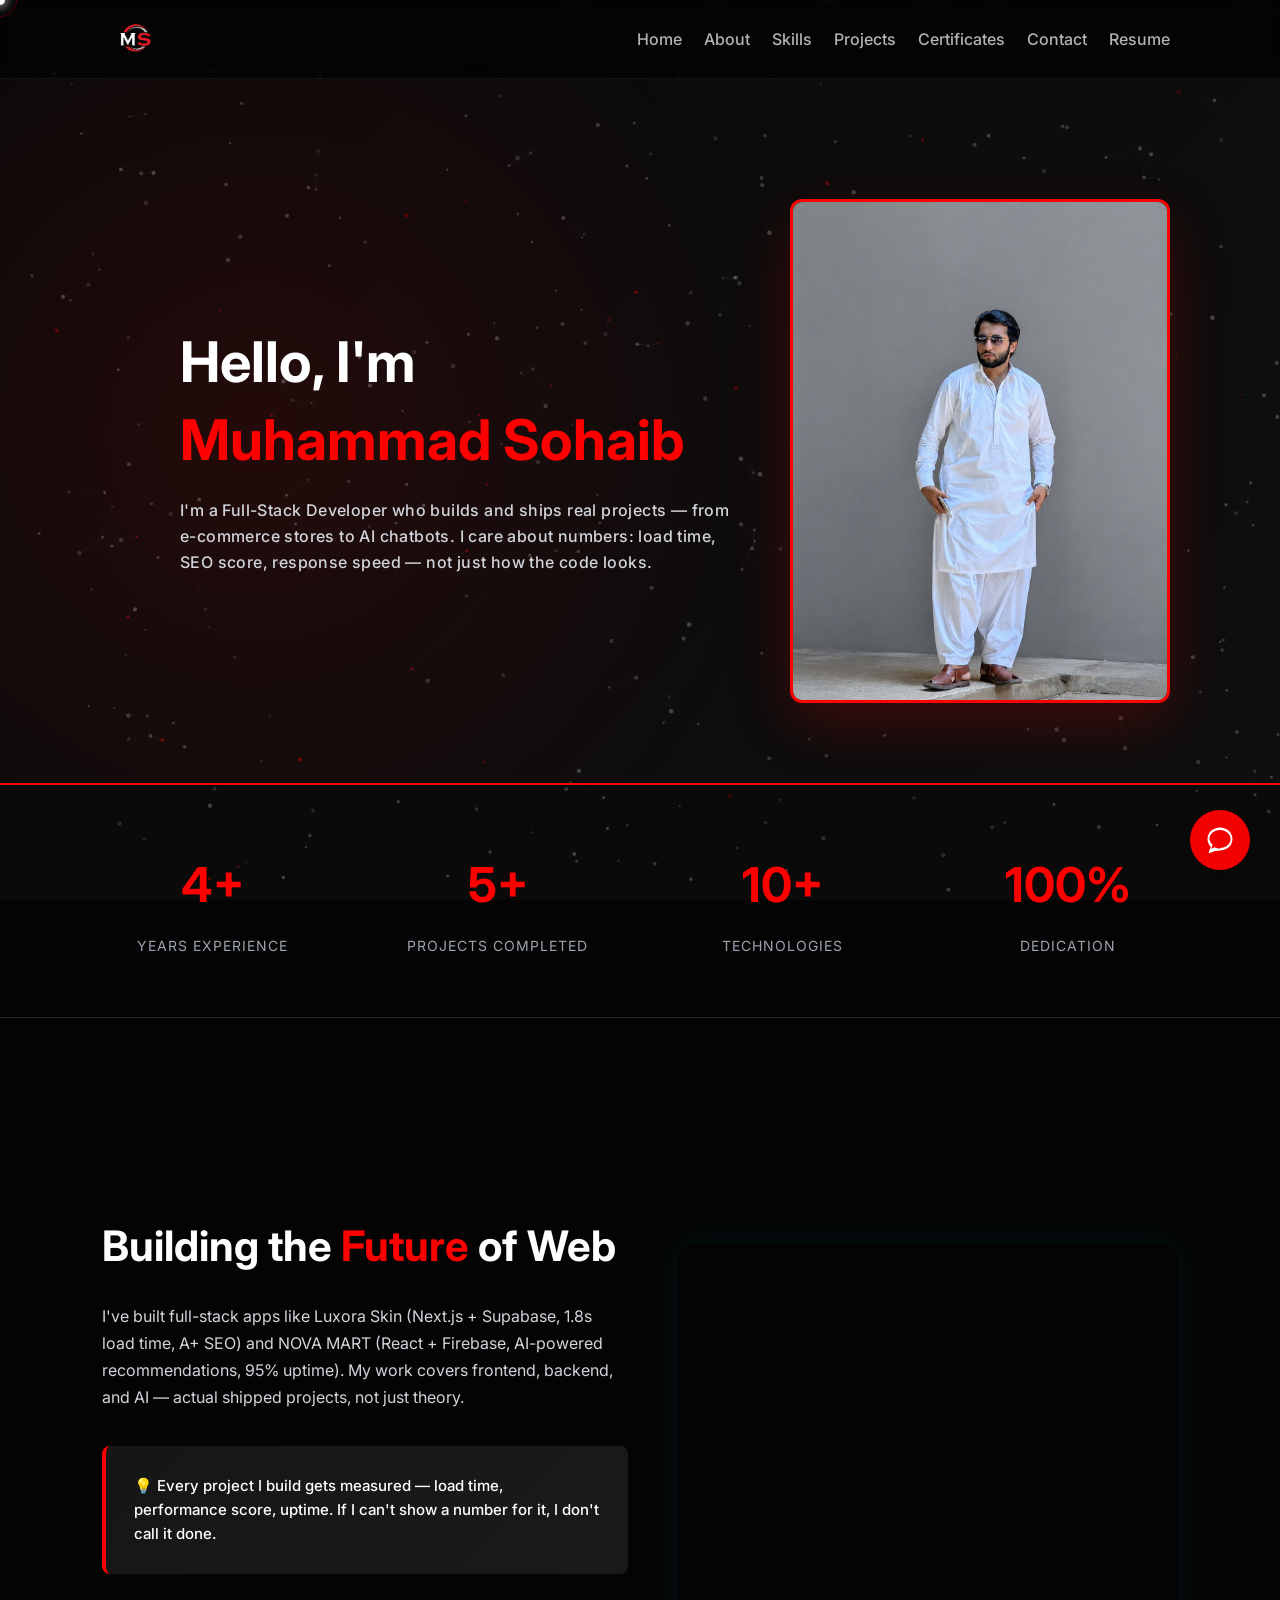
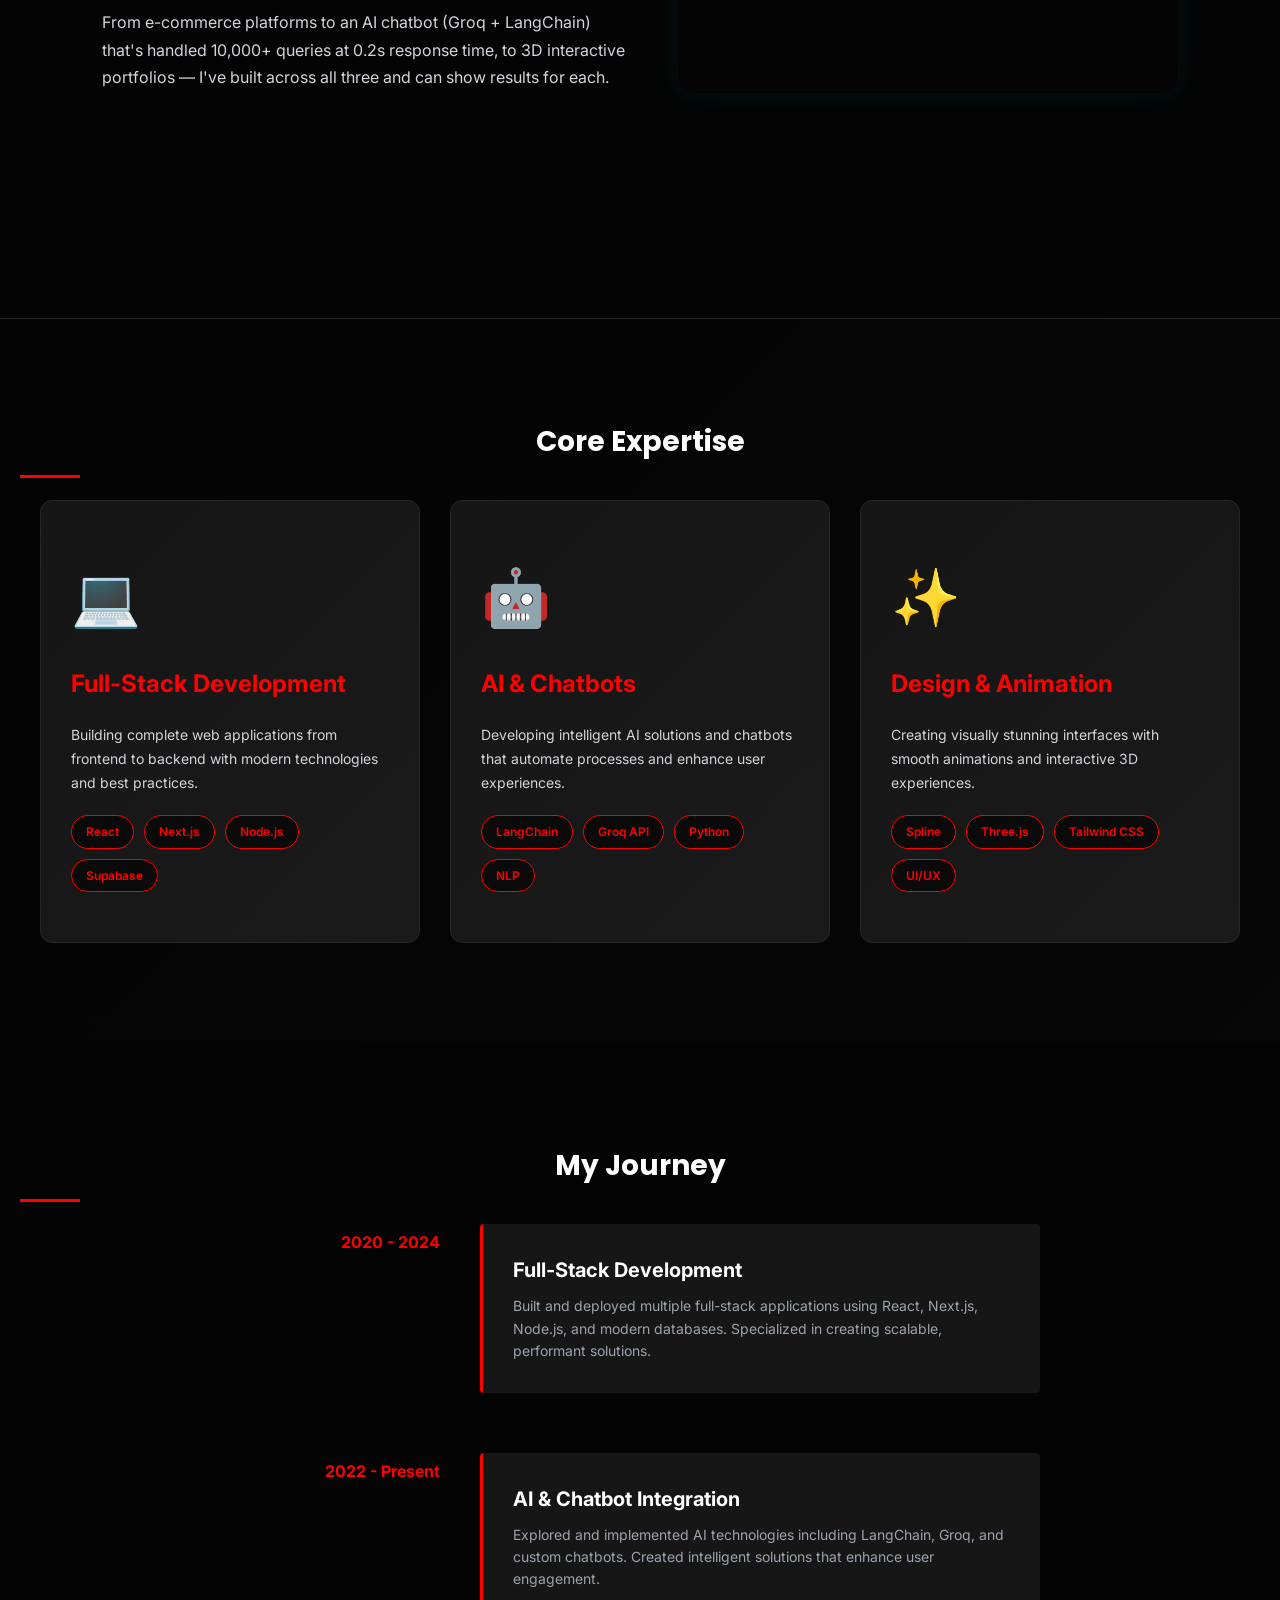
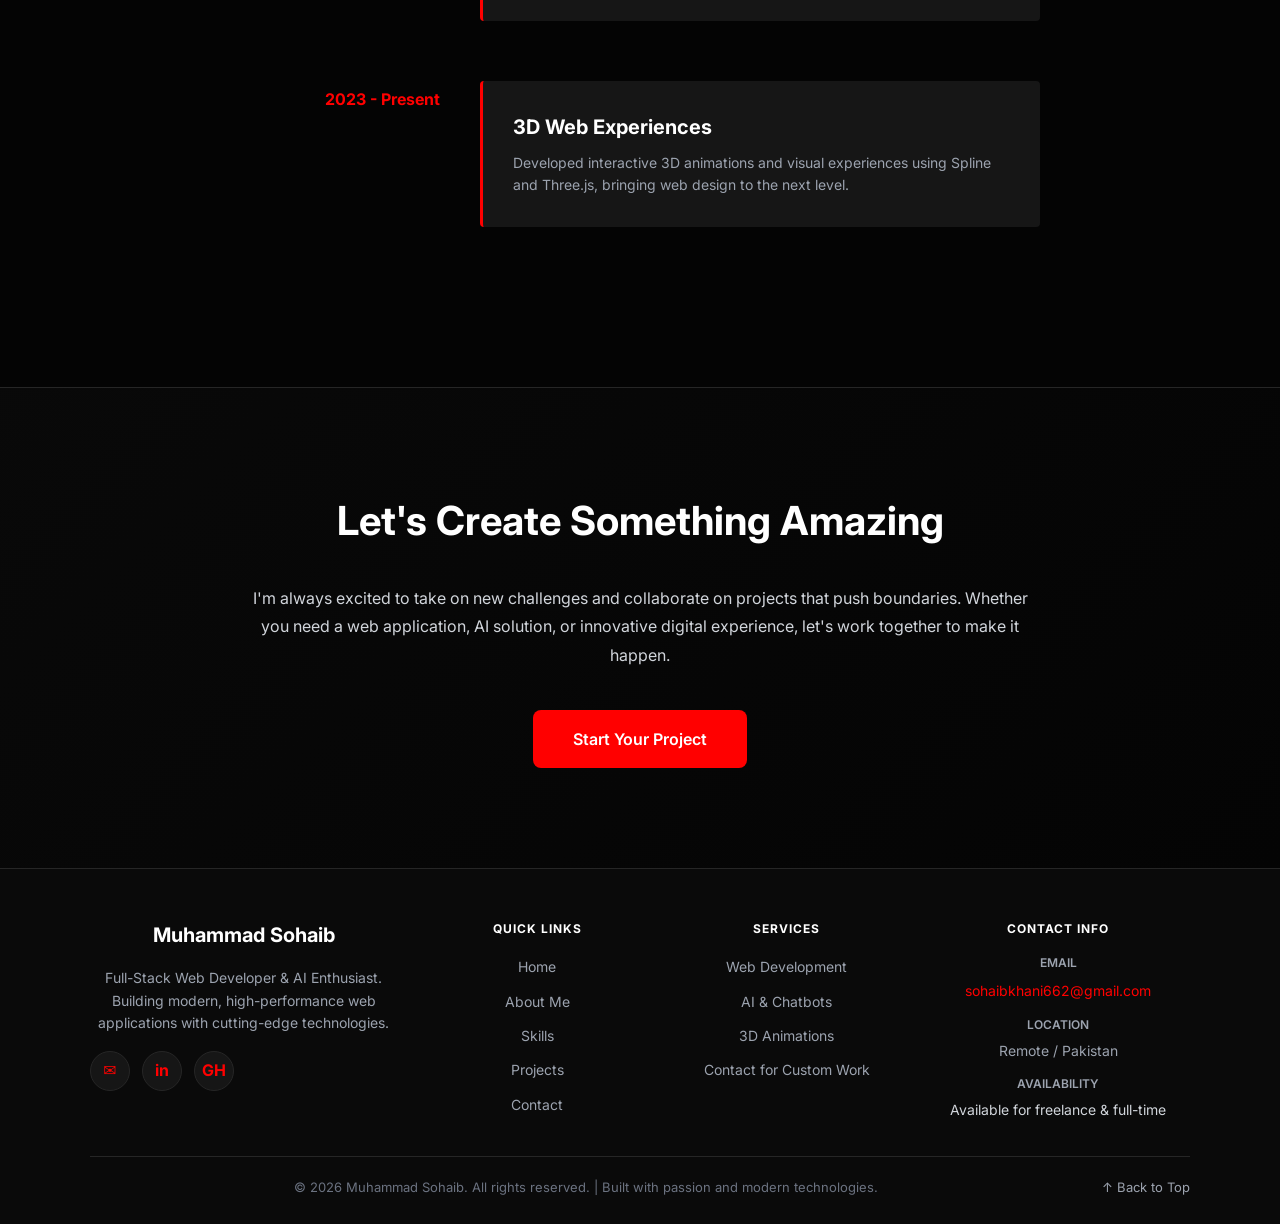
<file: about.html>
<!DOCTYPE html>
<html lang="en">
<head>
   <meta charset="UTF-8" />
<meta name="viewport" content="width=device-width, initial-scale=1" />

<!-- Title & Basic SEO -->
<title>About | Muhammad Sohaib - Web Developer & AI Developer</title>
<meta name="description" content="About Muhammad Sohaib - Full-Stack Web Developer & AI Enthusiast from Pakistan. Learn about my journey, expertise, and passion." />
<meta name="keywords" content="About, Muhammad Sohaib, Web Developer, AI Developer, Full-Stack" />
<meta name="author" content="Muhammad Sohaib" />
<meta name="robots" content="index, follow" />
<meta name="theme-color" content="#000000" />

<!-- Open Graph -->
<meta property="og:title" content="About | Muhammad Sohaib" />
<meta property="og:description" content="Learn about Muhammad Sohaib's background, skills, and expertise" />
<meta property="og:url" content="https://muhammadsohaib7.github.io/portfolio/about.html" />
<meta property="og:type" content="website" />

<!-- Fonts -->
<link rel="preconnect" href="https://fonts.googleapis.com">
<link rel="preconnect" href="https://fonts.gstatic.com" crossorigin>
<link href="https://fonts.googleapis.com/css2?family=Poppins:wght@300;400;600;700&family=Inter:wght@300;400;600&display=swap" rel="stylesheet">

<!-- Styles -->
<link rel="stylesheet" href="style.css" />
<link rel="stylesheet" href="animations.css" />
<link rel="icon" href="logo_pic.png" />
<link rel="stylesheet" href="bot/style.css">

<style>
/* ===== HERO SECTION ===== */
.about-hero {
  background: linear-gradient(135deg, rgba(10, 10, 10, 0.4) 0%, rgba(22, 22, 22, 0.4) 100%);
  padding: 120px 20px 80px;
  border-bottom: 2px solid #ff0000;
  position: relative;
  overflow: hidden;
  min-height: 520px;
  display: flex;
  align-items: center;
  justify-content: center;
  gap: 60px;
  flex-wrap: wrap;
}

/* Subtle red glow */
.about-hero::before {
  content: "";
  position: absolute;
  inset: 0;
  background: radial-gradient(
    circle at 20% 50%,
    rgba(255, 0, 0, 0.1) 0%,
    transparent 50%
  );
  pointer-events: none;
}

/* ===== HERO CONTENT ===== */
.hero-content {
  width: 100%;
  max-width: 650px;
  margin: 0 !important;
  margin-left: 70px !important;
  padding: 0 !important;
  position: relative;
  z-index: 1;
  text-align: left;
  display: flex;
  flex-direction: column;
  align-items: flex-start;
}

/* ===== HERO PHOTO (clean replacement for the old broken markup) ===== */
.hero-photo-wrap {
  flex: 1;
  min-width: 260px;
  max-width: 380px;
  display: flex;
  justify-content: center;
  align-items: center;
  position: relative;
  z-index: 1;
}

.hero-photo-wrap img {
  width: 100%;
  max-width: 380px;
  height: auto;
  border-radius: 12px;
  border: 3px solid #ff0000;
  box-shadow: 0 20px 60px rgba(255, 0, 0, 0.2);
  display: block;
}

/* ===== EYEBROW (Hello, I'm) ===== */
.eyebrow {
  color: #ff0000;
  font-size: 12px;
  font-weight: 500;
  text-transform: uppercase;
  letter-spacing: 2px;
  margin-bottom: 10px;
  display: block;
  line-height: 1.2;
}

/* ===== HEADING (Muhammad Sohaib) ===== */
.about-hero h1 {
  color: #ffffff;
  font-size: 56px;
  font-weight: 700;
  margin-bottom: 20px;
  line-height: 1.1;
  white-space: nowrap;       /* ✅ 1 LINE */
}

.about-hero h1 span {
  color: #ff0000;
}

/* ===== SUBTITLE (Paragraph) ===== */
.about-hero p,
.subtitle {
  color: #d1d5db;
  font-size: 16px;
  line-height: 1.6;
  margin: 0 !important;
  max-width: 550px;
  font-weight: 400;
}

/* ===== RESPONSIVE ===== */
@media (max-width: 1024px) {
  .hero-content {
    margin-left: 50px !important;
  }

  .about-hero h1 {
    font-size: 48px;
  }
}

@media (max-width: 768px) {
  .hero-content {
    margin-left: 30px !important;
    max-width: 100%;
  }

  .eyebrow {
    font-size: 12px;
  }

  .about-hero h1 {
    font-size: 36px;
    white-space: normal;      /* ✅ ALLOW WRAP */
  }

  .about-hero p,
  .subtitle {
    font-size: 14px;
    max-width: 100%;
  }
}

/* ===== HEADING ===== */
/* ===== HEADING (Muhammad Sohaib on NEW LINE) ===== */
.about-hero h1 {
  color: #ffffff;
  font-size: 56px;
  font-weight: 700;
  margin-bottom: 20px;
  line-height: 1.3;
  max-width: 400px;          /* ✅ FORCE WRAP */
  word-break: break-word;
}

.about-hero h1 span {
  color: #ff0000;
  display: block;            /* ✅ NEW LINE GUARANTEE */
  margin-top: 5px;           /* ✅ SLIGHT SPACE */
}

/* ===== DESCRIPTION - NATURAL 3 LINES ===== */
.about-hero p,
.subtitle {
  color: #d1d5db;
  font-size: 16px;           /* ✅ FULL SIZE */
  line-height: 1.65;         /* ✅ READABLE */
  max-width: 1500px;          /* ✅ 5-6 WORDS PER LINE */
  margin: 0 !important;
  text-align: left;
  font-weight: 500;
  word-spacing: normal;
  letter-spacing: 0.4px;
}

/* ===== TABLET ===== */
@media (max-width: 900px) {
  .hero-content {
    margin-left: 45px !important;
  }

  .about-hero h1 {
    font-size: 48px;
  }

  .about-hero p {
    font-size: 17px;
  }
}

/* ===== MOBILE ===== */
@media (max-width: 600px) {
  .about-hero {
    padding: 100px 20px 70px;
    min-height: 480px;
  }

  .hero-content {
    margin-left: 10px !important;
  }

  .about-hero h1 {
    font-size: 42px;
  }

  .about-hero p {
    font-size: 16px;
    line-height: 1.7;
  }
}
  /* ===== STATS SECTION ===== */
  .stats-bar {
    background-color: rgba(10, 10, 10, 0.4);
    padding: 60px 20px;
    border-bottom: 1px solid #262626;
  }

  .stats-container {
    max-width: 1100px;
    margin: 0 auto;
    display: grid;
    grid-template-columns: repeat(auto-fit, minmax(200px, 1fr));
    gap: 40px;
  }

  .stat-item {
    text-align: center;
  }

  .stat-number {
    color: #ff0000;
    font-size: 48px;
    font-weight: 700;
    margin-bottom: 10px;
  }

  .stat-label {
    color: #9ca3af;
    font-size: 14px;
    text-transform: uppercase;
    letter-spacing: 1px;
  }

 /* ===== ABOUT INTRO SECTION ===== */
.about-intro {
  background-color: rgba(10, 10, 10, 0.4);
  padding: 120px 20px;
}

.intro-container {
  max-width: 1200px;
  margin: 0 auto;
  display: grid;
  grid-template-columns: 1fr 1fr;
  gap: 100px;
  align-items: start;       /* ✅ START ALIGN */
}

/* LEFT: TEXT FIRST */
.intro-text {
  order: 1;
  grid-column: 1;
  max-width: 650px;         /* ✅ PROPER WIDTH */
}

/* RIGHT: IMAGE SECOND */
.intro-image {
  order: 2;
  grid-column: 2;
  position: relative;
  text-align: center;
  margin-top: 20px;         /* ✅ SLIGHT TOP MARGIN */
}

.intro-image img {
  width: 100%;
  max-width: 380px;         /* ✅ SLIGHTLY SMALLER */
  height: auto;
  border-radius: 12px;
  border: 3px solid #ff0000;
  box-shadow: 0 20px 60px rgba(255, 0, 0, 0.2);
  display: block;
  margin: 0 auto;
}

.intro-image::before {
  content: "";
  position: absolute;
  top: -20px;
  left: 50%;
  transform: translateX(-50%);
  width: calc(100% + 40px);
  height: calc(100% + 40px);
  border: 1px solid #ff0000;
  border-radius: 12px;
  opacity: 0.3;
}

/* ===== HEADING ===== */
.intro-text h2 {
  color: #ffffff;
  font-size: 42px;          /* ✅ SLIGHTLY BIGGER */
  font-weight: 700;
  margin-bottom: 30px;      /* ✅ MORE SPACE */
  line-height: 1.25;
}

.intro-text h2 span {
  color: #ff0000;
}

/* ===== PARAGRAPHS ===== */
.intro-text p {
  color: #d1d5db;
  font-size: 16px;          /* ✅ CONSISTENT */
  line-height: 1.7;         /* ✅ BETTER SPACING */
  margin-bottom: 25px;      /* ✅ CONSISTENT */
  font-weight: 400;
}

/* ===== HIGHLIGHT BOX ===== */
.intro-highlight {
  background: linear-gradient(135deg, #161616 0%, #1a1a1a 100%);
  border-left: 4px solid #ff0000;
  padding: 28px;            /* ✅ BETTER PADDING */
  margin: 35px 0;           /* ✅ BETTER MARGINS */
  border-radius: 8px;
  transition: all 0.3s ease;
}

.intro-highlight:hover {
  border-left-color: #ff3b3b;
  box-shadow: 0 5px 15px rgba(255, 0, 0, 0.1);
}

.intro-highlight p {
  color: #ffffff;
  margin: 0;
  font-weight: 500;
  font-size: 15px;          /* ✅ READABLE */
  line-height: 1.6;
}

/* ===== RESPONSIVE ===== */
@media (max-width: 1024px) {
  .intro-container {
    grid-template-columns: 1fr;
    gap: 60px;
  }

  .intro-text {
    order: 1;
    grid-column: 1;
  }

  .intro-image {
    order: 2;
    grid-column: 1;
    margin-top: 0;
  }

  .intro-text h2 {
    font-size: 36px;
  }
}

@media (max-width: 768px) {
  .about-intro {
    padding: 80px 20px;
  }

  .intro-container {
    gap: 40px;
  }

  .intro-text {
    max-width: 100%;
  }

  .intro-text h2 {
    font-size: 28px;
    margin-bottom: 20px;
  }

  .intro-text p {
    font-size: 14px;
  }

  .intro-image img {
    max-width: 300px;
  }

  .intro-highlight {
    padding: 20px;
  }
}
  /* ===== EXPERTISE CARDS ===== */
  .expertise-section {
    background: linear-gradient(135deg, rgba(10, 10, 10, 0.4) 0%, rgba(15, 15, 15, 0.4) 100%);
    padding: 100px 20px;
    border-top: 1px solid #262626;
  }

  .section-title {
    color: #ffffff;
    font-size: 40px;
    font-weight: 700;
    text-align: center;
    margin-bottom: 70px;
  }

  .expertise-grid {
    max-width: 1200px;
    margin: 0 auto;
    display: grid;
    grid-template-columns: repeat(auto-fit, minmax(320px, 1fr));
    gap: 30px;
  }

  .expertise-card {
    background: linear-gradient(135deg, #161616 0%, #1a1a1a 100%);
    border: 1px solid #262626;
    border-radius: 12px;
    padding: 50px 30px;
    transition: all 0.4s ease;
    position: relative;
    overflow: hidden;
  }

  .expertise-card::before {
    content: "";
    position: absolute;
    top: 0;
    left: -100%;
    width: 100%;
    height: 100%;
    background: linear-gradient(90deg, transparent, rgba(255, 0, 0, 0.1), transparent);
    transition: left 0.6s ease;
  }

  .expertise-card:hover {
    border-color: #ff0000;
    transform: translateY(-10px);
    box-shadow: 0 20px 50px rgba(255, 0, 0, 0.15);
  }

  .expertise-card:hover::before {
    left: 100%;
  }

  .expertise-icon {
    font-size: 56px;
    margin-bottom: 20px;
    display: block;
  }

  .expertise-card h3 {
    color: #ff0000;
    font-size: 24px;
    font-weight: 700;
    margin-bottom: 20px;
  }

  .expertise-card p {
    color: #d1d5db;
    font-size: 14px;
    line-height: 1.7;
    margin-bottom: 20px;
  }

  .skill-list {
    display: flex;
    flex-wrap: wrap;
    gap: 10px;
  }

  .skill-tag {
    background-color: #0a0a0a;
    border: 1px solid #ff0000;
    color: #ff0000;
    padding: 6px 14px;
    border-radius: 20px;
    font-size: 12px;
    font-weight: 600;
  }

  /* ===== EXPERIENCE TIMELINE ===== */
  .experience-section {
    background-color: rgba(10, 10, 10, 0.4);
    padding: 100px 20px;
  }

  .timeline {
    max-width: 800px;
    margin: 0 auto;
  }

  .timeline-item {
    display: grid;
    grid-template-columns: 200px 1fr;
    gap: 40px;
    margin-bottom: 60px;
    position: relative;
  }

  .timeline-date {
    color: #ff0000;
    font-size: 16px;
    font-weight: 700;
    text-align: right;
    padding-top: 5px;
  }

  .timeline-content {
    background-color: #161616;
    border-left: 3px solid #ff0000;
    padding: 30px;
    border-radius: 4px;
  }

  .timeline-content h3 {
    color: #ffffff;
    font-size: 20px;
    font-weight: 700;
    margin-bottom: 8px;
  }

  .timeline-content p {
    color: #9ca3af;
    font-size: 14px;
    line-height: 1.6;
  }

  /* ===== VISION SECTION ===== */
  .vision-section {
    background: linear-gradient(135deg, rgba(22, 22, 22, 0.4) 0%, rgba(10, 10, 10, 0.4) 100%);
    padding: 100px 20px;
    border-top: 1px solid #262626;
    text-align: center;
  }

  .vision-content {
    max-width: 800px;
    margin: 0 auto;
  }

  .vision-content h2 {
    color: #ffffff;
    font-size: 40px;
    font-weight: 700;
    margin-bottom: 30px;
  }

  .vision-content p {
    color: #d1d5db;
    font-size: 16px;
    line-height: 1.8;
    margin-bottom: 40px;
  }

  .cta-button {
    display: inline-block;
    background-color: #ff0000;
    color: #ffffff;
    padding: 16px 40px;
    font-size: 16px;
    font-weight: 600;
    border-radius: 8px;
    text-decoration: none;
    transition: all 0.3s ease;
    border: none;
    cursor: pointer;
  }

  .cta-button:hover {
    background-color: #ff3b3b;
    transform: translateY(-3px);
    box-shadow: 0 10px 30px rgba(255, 0, 0, 0.3);
  }

  /* ===== RESPONSIVE ===== */
  @media (max-width: 768px) {
    .about-hero h1 {
      font-size: 36px;
    }

    .about-hero p {
      font-size: 16px;
    }

    .intro-container {
      grid-template-columns: 1fr;
      gap: 40px;
    }

    .intro-text h2 {
      font-size: 28px;
    }

    .expertise-grid {
      grid-template-columns: 1fr;
    }

    .timeline-item {
      grid-template-columns: 100px 1fr;
      gap: 20px;
    }

    .timeline-date {
      font-size: 14px;
    }

    .section-title {
      font-size: 28px;
    }
  }
</style>

</head>
<body>

    <!-- Wavy Particle Background (site-wide) -->
    <canvas id="bg-particles"></canvas>

    <!-- Custom Cursor -->
    <div id="cursor-dot"></div>
    <div id="cursor-ring"></div>

    <header class="site-header" id="top">
  <nav class="navbar" id="navbar">
    
    <!-- Logo - SEPARATE -->
    <a href="index.html" class="logo">
      <img src="logo_pic.png" alt="Logo" class="logo-img">
    </a>

    <!-- Hamburger Button - SEPARATE (NOT inside logo) -->
    <button class="nav-toggle" id="navToggle" aria-label="Toggle menu" aria-expanded="false">☰</button>

    <!-- Nav Links - SEPARATE (NOT inside logo) -->
    <ul class="nav-links" id="navLinks">
      <li><a href="index" class="nav-link">Home</a></li>
      <li><a href="about" class="nav-link">About</a></li>
      <li><a href="skills" class="nav-link">Skills</a></li>
      <li><a href="projects" class="nav-link">Projects</a></li>
      <li><a href="certificates" class="nav-link">Certificates</a></li>
      <li><a href="contact" class="nav-link">Contact</a></li>
      <li><a href="resume" class="nav-link">Resume</a></li>
    </ul>

  </nav>
</header>

    <main>

      <!-- HERO SECTION -->
      <section class="about-hero">
        <div class="hero-content">
          <h1>Hello, I'm <span>Muhammad Sohaib</span></h1>
          <p>I'm a Full-Stack Developer who builds and ships real projects — from e-commerce stores to AI chatbots. I care about numbers: load time, SEO score, response speed — not just how the code looks.</p>
        </div>
        <div class="hero-photo-wrap">
          <img src="my_pic.png.png" alt="Muhammad Sohaib">
        </div>
      </section>
      

      <!-- STATS SECTION -->
      <section class="stats-bar">
        <div class="stats-container">
          <div class="stat-item">
            <div class="stat-number">4+</div>
            <div class="stat-label">Years Experience</div>
          </div>
          <div class="stat-item">
            <div class="stat-number">5+</div>
            <div class="stat-label">Projects Completed</div>
          </div>
          <div class="stat-item">
            <div class="stat-number">10+</div>
            <div class="stat-label">Technologies</div>
          </div>
          <div class="stat-item">
            <div class="stat-number">100%</div>
            <div class="stat-label">Dedication</div>
          </div>
        </div>
      </section>

<!-- ABOUT INTRO WITH 3D HOLOGRAM VIDEO -->
<section class="about-intro">
  <!-- Left Side: Text Content -->
  <div class="intro-text">
    <h2>Building the <span>Future</span> of Web</h2>
    <p>I've built full-stack apps like Luxora Skin (Next.js + Supabase, 1.8s load time, A+ SEO) and NOVA MART (React + Firebase, AI-powered recommendations, 95% uptime). My work covers frontend, backend, and AI — actual shipped projects, not just theory.</p>
    
    <div class="intro-highlight">
      <p>💡 Every project I build gets measured — load time, performance score, uptime. If I can't show a number for it, I don't call it done.</p>
    </div>

    <p>From e-commerce platforms to an AI chatbot (Groq + LangChain) that's handled 10,000+ queries at 0.2s response time, to 3D interactive portfolios — I've built across all three and can show results for each.</p>
  </div>

  <!-- Right Side: Video Container -->
  <div class="video-container">
    <video autoplay loop muted playsinline>
      <source src="apni-download-ki-hui-video.mp4" type="video/mp4">
      Your browser does not support the video tag.
    </video>
  </div>
</section>

<!-- INLINE CSS STYLING -->
<style>
.about-intro {
  display: flex;
  align-items: center;
  justify-content: space-between;
  gap: 50px;
  padding: 60px 8%;
  background-color: rgba(11, 11, 11, 0.4);
  min-height: 100vh;
  box-sizing: border-box;
  flex-direction: row-reverse; /* Yeh line video ko utha kar right side par phenk degi aur text left par aa jayega */
}

.intro-text {
  flex: 1;
  max-width: 600px;
}

.video-container {
  flex: 1;
  max-width: 500px;
  height: 450px;
  overflow: hidden;
  background: transparent;
  border-radius: 16px;
  display: flex;
  align-items: center;
  justify-content: center;
  box-shadow: 0 0 30px rgba(0, 243, 255, 0.08);
}

.video-container video {
  width: 100%;
  height: 100%;
  object-fit: cover;
  background: transparent;
  border-radius: 16px;
  pointer-events: none;
}

/* Responsive for Mobile */
@media (max-width: 968px) {
  .about-intro {
    flex-direction: column;
    text-align: center;
    padding: 40px 20px;
  }
  .intro-text {
    max-width: 100%;
  }
  .video-container {
    max-width: 100%;
    height: 350px;
  }
}
</style>
        

      <!-- EXPERTISE SECTION -->
      <section class="expertise-section">
        <h2 class="section-title">Core Expertise</h2>
        
        <div class="expertise-grid">
          
          <!-- Card 1 -->
          <div class="expertise-card">
            <span class="expertise-icon">💻</span>
            <h3>Full-Stack Development</h3>
            <p>Building complete web applications from frontend to backend with modern technologies and best practices.</p>
            <div class="skill-list">
              <span class="skill-tag">React</span>
              <span class="skill-tag">Next.js</span>
              <span class="skill-tag">Node.js</span>
              <span class="skill-tag">Supabase</span>
            </div>
          </div>

          <!-- Card 2 -->
          <div class="expertise-card">
            <span class="expertise-icon">🤖</span>
            <h3>AI & Chatbots</h3>
            <p>Developing intelligent AI solutions and chatbots that automate processes and enhance user experiences.</p>
            <div class="skill-list">
              <span class="skill-tag">LangChain</span>
              <span class="skill-tag">Groq API</span>
              <span class="skill-tag">Python</span>
              <span class="skill-tag">NLP</span>
            </div>
          </div>

          <!-- Card 3 -->
          <div class="expertise-card">
            <span class="expertise-icon">✨</span>
            <h3>Design & Animation</h3>
            <p>Creating visually stunning interfaces with smooth animations and interactive 3D experiences.</p>
            <div class="skill-list">
              <span class="skill-tag">Spline</span>
              <span class="skill-tag">Three.js</span>
              <span class="skill-tag">Tailwind CSS</span>
              <span class="skill-tag">UI/UX</span>
            </div>
          </div>

        </div>
      </section>

      <!-- EXPERIENCE SECTION -->
      <section class="experience-section">
        <h2 class="section-title">My Journey</h2>
        
        <div class="timeline">
          
          <div class="timeline-item">
            <div class="timeline-date">2020 - 2024</div>
            <div class="timeline-content">
              <h3>Full-Stack Development</h3>
              <p>Built and deployed multiple full-stack applications using React, Next.js, Node.js, and modern databases. Specialized in creating scalable, performant solutions.</p>
            </div>
          </div>

          <div class="timeline-item">
            <div class="timeline-date">2022 - Present</div>
            <div class="timeline-content">
              <h3>AI & Chatbot Integration</h3>
              <p>Explored and implemented AI technologies including LangChain, Groq, and custom chatbots. Created intelligent solutions that enhance user engagement.</p>
            </div>
          </div>

          <div class="timeline-item">
            <div class="timeline-date">2023 - Present</div>
            <div class="timeline-content">
              <h3>3D Web Experiences</h3>
              <p>Developed interactive 3D animations and visual experiences using Spline and Three.js, bringing web design to the next level.</p>
            </div>
          </div>

        </div>
      </section>

      <!-- VISION SECTION -->
      <section class="vision-section">
        <div class="vision-content">
          <h2>Let's Create Something Amazing</h2>
          <p>I'm always excited to take on new challenges and collaborate on projects that push boundaries. Whether you need a web application, AI solution, or innovative digital experience, let's work together to make it happen.</p>
          <a href="contact.html" class="cta-button">Start Your Project</a>
        </div>
      </section>

    </main>

    <!-- FOOTER (loaded via footer.js - works on file:// too, no fetch/CORS issue) -->
    <script src="footer.js"></script>

<link rel="stylesheet" href="style.css">
<script src="script.js" defer></script>
<script src="animations.js"></script>
<script src="bot/script.js" defer></script>
</body>
</html>
</file>
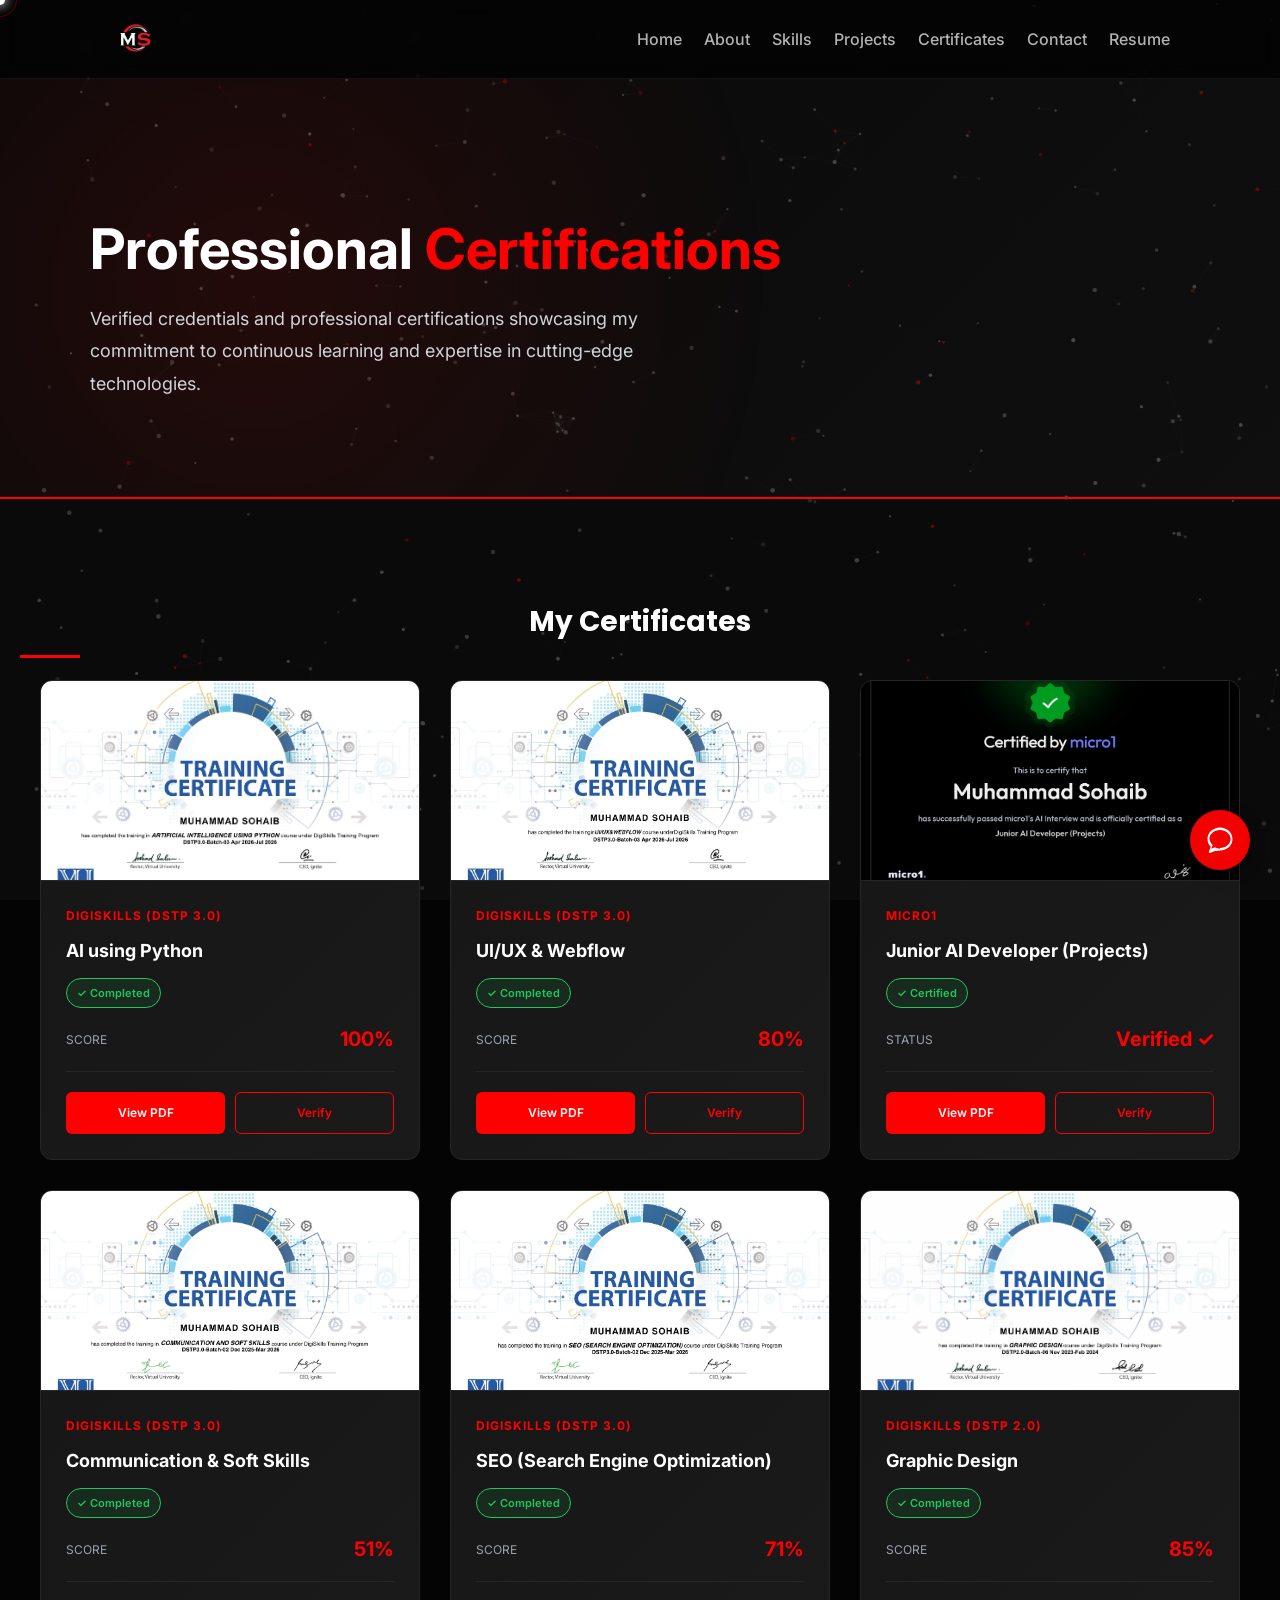
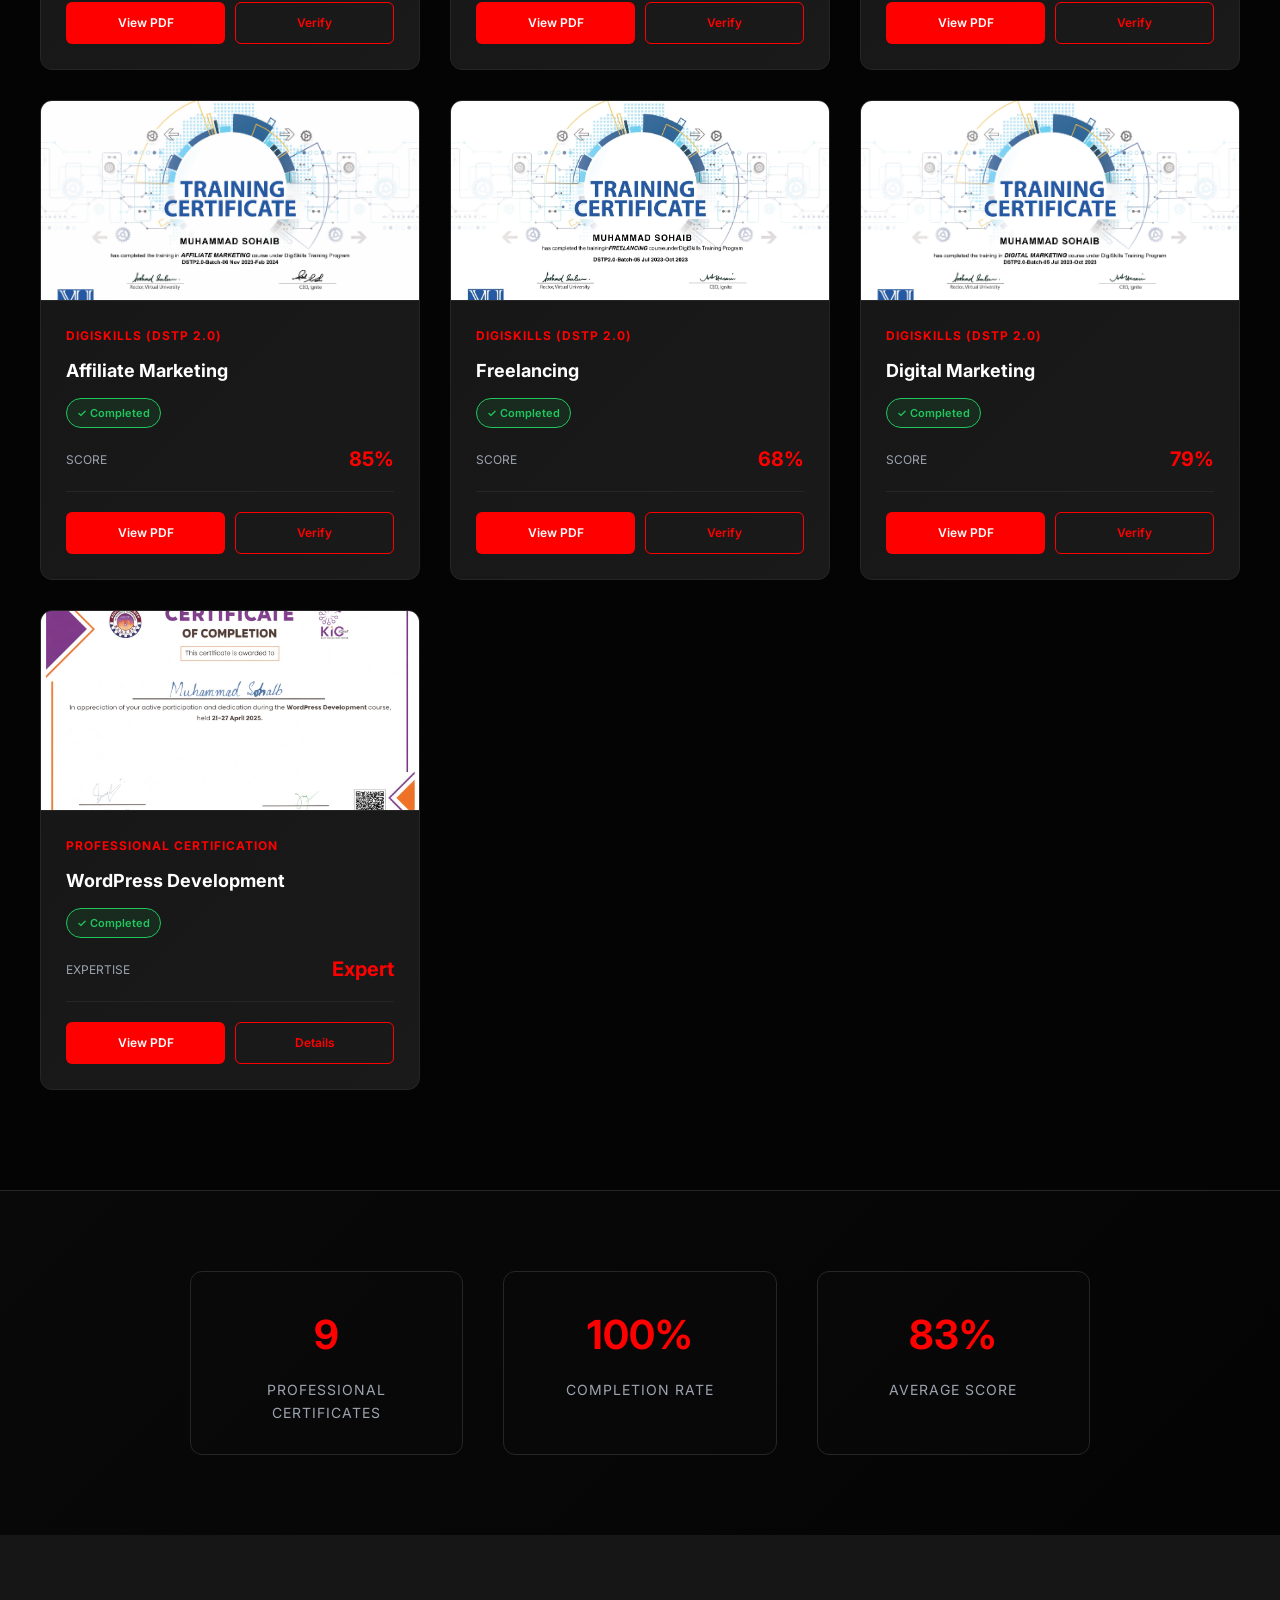
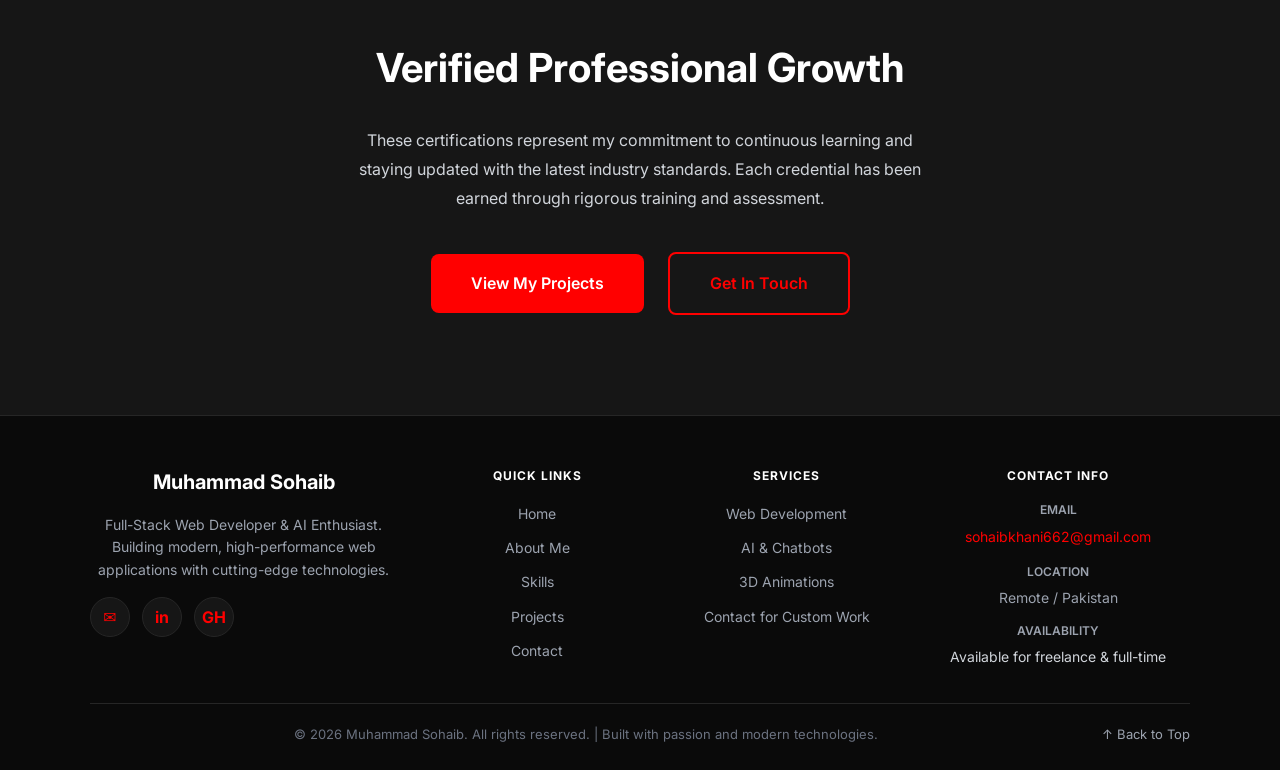
<file: certificates.html>
<!DOCTYPE html>
<html lang="en">
<head>
   <meta charset="UTF-8" />
<meta name="viewport" content="width=device-width, initial-scale=1" />

<!-- Title & Basic SEO -->
<title>Certificates | Muhammad Sohaib - Professional Credentials</title>
<meta name="description" content="Muhammad Sohaib's professional certifications and credentials. DigiSkills, WordPress, and more." />
<meta name="keywords" content="Certificates, Credentials, DigiSkills, WordPress, Professional" />
<meta name="author" content="Muhammad Sohaib" />
<meta name="robots" content="index, follow" />
<meta name="theme-color" content="#000000" />

<!-- Open Graph -->
<meta property="og:title" content="Certificates | Muhammad Sohaib" />
<meta property="og:description" content="Professional certifications and verified credentials" />
<meta property="og:url" content="https://muhammadsohaib7.github.io/portfolio/certificates.html" />
<meta property="og:type" content="website" />

<!-- Fonts -->
<link rel="preconnect" href="https://fonts.googleapis.com">
<link rel="preconnect" href="https://fonts.gstatic.com" crossorigin>
<link href="https://fonts.googleapis.com/css2?family=Poppins:wght@300;400;600;700&family=Inter:wght@300;400;600&display=swap" rel="stylesheet">

<!-- Styles -->
<link rel="stylesheet" href="style.css" />
<link rel="stylesheet" href="animations.css" />
<link rel="icon" href="logo_pic.png" />
<link rel="stylesheet" href="bot/style.css">

<style>
  /* ===== HERO SECTION ===== */
  .cert-hero {
    background: linear-gradient(135deg, rgba(10, 10, 10, 0.4) 0%, rgba(22, 22, 22, 0.4) 100%);
    padding: 120px 20px 80px;
    border-bottom: 2px solid #ff0000;
    position: relative;
    overflow: hidden;
    min-height: 420px;
    display: flex;
    align-items: center;
    justify-content: flex-start;
  }

  .cert-hero::before {
    content: "";
    position: absolute;
    top: 0;
    left: 0;
    right: 0;
    bottom: 0;
    background: radial-gradient(circle at 20% 50%, rgba(255, 0, 0, 0.1) 0%, transparent 50%);
    pointer-events: none;
  }

  .cert-hero .hero-content {
    width: 100%;
    max-width: 700px;
    margin: 0 !important;
    margin-left: 70px !important;
    padding: 0 !important;
    position: relative;
    z-index: 1;
    text-align: left;
    display: flex;
    flex-direction: column;
    align-items: flex-start;
  }

  .cert-hero h1 {
    color: #ffffff;
    font-size: 56px;
    font-weight: 700;
    margin-bottom: 20px;
    line-height: 1.2;
  }

  .cert-hero h1 span {
    color: #ff0000;
  }

  .cert-hero p {
    color: #d1d5db;
    font-size: 18px;
    line-height: 1.8;
    max-width: 650px;
    margin: 0 !important;
  }

  /* ===== CERTIFICATES GRID ===== */
  .certificates-section {
    background-color: rgba(10, 10, 10, 0.4);
    padding: 100px 20px;
  }

  .section-title {
    color: #ffffff;
    font-size: 40px;
    font-weight: 700;
    text-align: center;
    margin-bottom: 70px;
  }

  .cert-grid {
    max-width: 1200px;
    margin: 0 auto;
    display: grid;
    grid-template-columns: repeat(auto-fit, minmax(300px, 1fr));
    gap: 30px;
  }

  .cert-card {
    background: linear-gradient(135deg, #161616 0%, #1a1a1a 100%);
    border: 1px solid #262626;
    border-radius: 12px;
    overflow: hidden;
    transition: all 0.4s ease;
    position: relative;
    display: flex;
    flex-direction: column;
  }

  .cert-card::before {
    content: "";
    position: absolute;
    top: 0;
    left: -100%;
    width: 100%;
    height: 4px;
    background: linear-gradient(90deg, transparent, #ff0000, transparent);
    transition: left 0.6s ease;
    z-index: 1;
  }

  .cert-card:hover {
    border-color: #ff0000;
    transform: translateY(-10px);
    box-shadow: 0 20px 50px rgba(255, 0, 0, 0.15);
  }

  .cert-card:hover::before {
    left: 100%;
  }

  /* Certificate Image */
  .cert-image {
    width: 100%;
    height: 200px;
    overflow: hidden;
    background: #0a0a0a;
    border-bottom: 1px solid #262626;
  }

  .cert-image img {
    width: 100%;
    height: 100%;
    object-fit: cover;
    transition: all 0.3s ease;
  }

  .cert-card:hover .cert-image img {
    transform: scale(1.05);
  }

  .cert-body {
    padding: 25px;
    flex: 1;
    display: flex;
    flex-direction: column;
  }

  .cert-platform {
    color: #ff0000;
    font-size: 12px;
    font-weight: 700;
    text-transform: uppercase;
    letter-spacing: 1px;
    margin-bottom: 12px;
  }

  .cert-title {
    color: #ffffff;
    font-size: 18px;
    font-weight: 700;
    margin-bottom: 15px;
    line-height: 1.4;
  }

  .cert-status {
    display: inline-block;
    background-color: rgba(34, 197, 94, 0.1);
    border: 1px solid #22c55e;
    color: #22c55e;
    padding: 5px 10px;
    border-radius: 20px;
    font-size: 11px;
    font-weight: 600;
    margin-bottom: 15px;
    width: fit-content;
  }

  .cert-score {
    display: flex;
    justify-content: space-between;
    align-items: center;
    margin-bottom: 20px;
    padding-bottom: 15px;
    border-bottom: 1px solid #262626;
  }

  .score-label {
    color: #9ca3af;
    font-size: 12px;
    text-transform: uppercase;
  }

  .score-value {
    color: #ff0000;
    font-size: 20px;
    font-weight: 700;
  }

  .cert-buttons {
    display: flex;
    gap: 10px;
    margin-top: auto;
  }

  .cert-btn {
    flex: 1;
    padding: 10px 15px;
    border-radius: 6px;
    text-decoration: none;
    font-size: 12px;
    font-weight: 600;
    text-align: center;
    transition: all 0.3s ease;
    border: 1px solid transparent;
  }

  .cert-btn-primary {
    background-color: #ff0000;
    color: #ffffff;
  }

  .cert-btn-primary:hover {
    background-color: #ff3b3b;
    transform: translateY(-2px);
  }

  .cert-btn-secondary {
    background-color: transparent;
    border: 1px solid #ff0000;
    color: #ff0000;
  }

  .cert-btn-secondary:hover {
    background-color: #ff0000;
    color: #ffffff;
  }

  /* ===== STATS SECTION ===== */
  .stats-section {
    background: linear-gradient(135deg, rgba(22, 22, 22, 0.4) 0%, rgba(10, 10, 10, 0.4) 100%);
    padding: 80px 20px;
    border-top: 1px solid #262626;
  }

  .stats-container {
    max-width: 900px;
    margin: 0 auto;
    display: grid;
    grid-template-columns: repeat(auto-fit, minmax(200px, 1fr));
    gap: 40px;
    text-align: center;
  }

  .stat-box {
    padding: 30px;
    background-color: rgba(10, 10, 10, 0.5);
    border: 1px solid #262626;
    border-radius: 12px;
    transition: all 0.3s ease;
  }

  .stat-box:hover {
    border-color: #ff0000;
  }

  .stat-number {
    color: #ff0000;
    font-size: 40px;
    font-weight: 700;
    margin-bottom: 10px;
  }

  .stat-text {
    color: #9ca3af;
    font-size: 14px;
    text-transform: uppercase;
    letter-spacing: 1px;
  }

  /* ===== CTA SECTION ===== */
  .cert-cta {
    background-color: #161616;
    padding: 100px 20px;
    text-align: center;
  }

  .cta-content h2 {
    color: #ffffff;
    font-size: 40px;
    font-weight: 700;
    margin-bottom: 25px;
  }

  .cta-content p {
    color: #d1d5db;
    font-size: 16px;
    line-height: 1.8;
    margin-bottom: 40px;
    max-width: 600px;
    margin-left: auto;
    margin-right: auto;
  }

  .cta-button {
    display: inline-block;
    background-color: #ff0000;
    color: #ffffff;
    padding: 16px 40px;
    font-size: 16px;
    font-weight: 600;
    border-radius: 8px;
    text-decoration: none;
    transition: all 0.3s ease;
    border: none;
    cursor: pointer;
    margin: 0 10px;
  }

  .cta-button:hover {
    background-color: #ff3b3b;
    transform: translateY(-3px);
    box-shadow: 0 10px 30px rgba(255, 0, 0, 0.3);
  }

  .cta-button.outline {
    background-color: transparent;
    border: 2px solid #ff0000;
    color: #ff0000;
  }

  .cta-button.outline:hover {
    background-color: #ff0000;
    color: #ffffff;
  }

  /* ===== RESPONSIVE ===== */
  @media (max-width: 1024px) {
    .cert-hero .hero-content {
      margin-left: 50px !important;
    }
  }

  @media (max-width: 768px) {
    .cert-hero .hero-content {
      margin-left: 30px !important;
      max-width: 100%;
    }

    .cert-hero h1 {
      font-size: 36px;
    }

    .cert-hero p {
      font-size: 16px;
    }

    .cert-grid {
      grid-template-columns: 1fr;
    }

    .section-title {
      font-size: 28px;
      margin-bottom: 50px;
    }

    .stats-container {
      grid-template-columns: 1fr 1fr;
    }

    .cert-image {
      height: 150px;
    }
  }
</style>

</head>
<body>

    <!-- Wavy Particle Background (site-wide) -->
    <canvas id="bg-particles"></canvas>

    <!-- Custom Cursor -->
    <div id="cursor-dot"></div>
    <div id="cursor-ring"></div>

    <header class="site-header" id="top">
  <nav class="navbar" id="navbar">
    
    <!-- Logo - SEPARATE -->
    <a href="index.html" class="logo">
      <img src="logo_pic.png" alt="Logo" class="logo-img">
    </a>

    <!-- Hamburger Button - SEPARATE (NOT inside logo) -->
    <button class="nav-toggle" id="navToggle" aria-label="Toggle menu" aria-expanded="false">☰</button>

    <!-- Nav Links - SEPARATE (NOT inside logo) -->
    <ul class="nav-links" id="navLinks">
      <li><a href="index" class="nav-link">Home</a></li>
      <li><a href="about" class="nav-link">About</a></li>
      <li><a href="skills" class="nav-link">Skills</a></li>
      <li><a href="projects" class="nav-link">Projects</a></li>
      <li><a href="certificates" class="nav-link">Certificates</a></li>
      <li><a href="contact" class="nav-link">Contact</a></li>
      <li><a href="resume" class="nav-link">Resume</a></li>
    </ul>

  </nav>
</header>

    <main>

      <!-- HERO SECTION -->
      <section class="cert-hero">
        <div class="hero-content">
          <h1>Professional <span>Certifications</span></h1>
          <p>Verified credentials and professional certifications showcasing my commitment to continuous learning and expertise in cutting-edge technologies.</p>
        </div>
      </section>

      <!-- CERTIFICATES SECTION -->
<section class="certificates-section">
  <h2 class="section-title">My Certificates</h2>
  
  <div class="cert-grid">
    
    <!-- Certificate 1: AI using Python -->
    <div class="cert-card">
      <div class="cert-image">
        <img src="certificates/python.jpg" alt="AI using Python Certificate">
      </div>
      <div class="cert-body">
        <div class="cert-platform">DigiSkills (DSTP 3.0)</div>
        <h3 class="cert-title">AI using Python</h3>
        <div class="cert-status">✓ Completed</div>
        <div class="cert-score">
          <span class="score-label">Score</span>
          <span class="score-value">100%</span>
        </div>
        <div class="cert-buttons">
          <a href="certificates/python.pdf" target="_blank" class="cert-btn cert-btn-primary">View PDF</a>
          <a href="https://lms.digiskills.pk/verify" target="_blank" class="cert-btn cert-btn-secondary">Verify</a>
        </div>
      </div>
    </div>

    <!-- Certificate 2: UI/UX & Webflow -->
    <div class="cert-card">
      <div class="cert-image">
        <img src="certificates/uiux_webflow.jpg" alt="UI/UX & Webflow Certificate">
      </div>
      <div class="cert-body">
        <div class="cert-platform">DigiSkills (DSTP 3.0)</div>
        <h3 class="cert-title">UI/UX & Webflow</h3>
        <div class="cert-status">✓ Completed</div>
        <div class="cert-score">
          <span class="score-label">Score</span>
          <span class="score-value">80%</span>
        </div>
        <div class="cert-buttons">
          <a href="certificates/uiux_webflow.pdf" target="_blank" class="cert-btn cert-btn-primary">View PDF</a>
          <a href="https://lms.digiskills.pk/verify" target="_blank" class="cert-btn cert-btn-secondary">Verify</a>
        </div>
      </div>
    </div>
    <!-- Certificate: Micro1 Certified -->
<div class="cert-card">
  <div class="cert-image">
    <img src="certificates/micro1_certification.jpg" alt="Micro1 Junior AI Developer Certification">
  </div>
  <div class="cert-body">
    <div class="cert-platform">Micro1</div>
    <h3 class="cert-title">Junior AI Developer (Projects)</h3>
    <div class="cert-status">✓ Certified</div>
    <div class="cert-score">
      <span class="score-label">Status</span>
      <span class="score-value">Verified ✓</span>
    </div>
    <div class="cert-buttons">
      <a href="certificates/micro1_certification.pdf" target="_blank" class="cert-btn cert-btn-primary">View PDF</a>
      <a href="https://micro1.aigateway.com/verify" target="_blank" class="cert-btn cert-btn-secondary">Verify</a>
    </div>
  </div>
</div>
    

    <!-- Certificate 3: Communication & Soft Skills -->
    <div class="cert-card">
      <div class="cert-image">
        <img src="certificates/communication_soft_skills.jpg" alt="Communication & Soft Skills Certificate">
      </div>
      <div class="cert-body">
        <div class="cert-platform">DigiSkills (DSTP 3.0)</div>
        <h3 class="cert-title">Communication & Soft Skills</h3>
        <div class="cert-status">✓ Completed</div>
        <div class="cert-score">
          <span class="score-label">Score</span>
          <span class="score-value">51%</span>
        </div>
        <div class="cert-buttons">
          <a href="certificates/communication_soft_skills.pdf" target="_blank" class="cert-btn cert-btn-primary">View PDF</a>
          <a href="https://lms.digiskills.pk/verify" target="_blank" class="cert-btn cert-btn-secondary">Verify</a>
        </div>
      </div>
    </div>

    <!-- Certificate 4: SEO -->
    <div class="cert-card">
      <div class="cert-image">
        <img src="certificates/seo.jpg" alt="SEO Certificate">
      </div>
      <div class="cert-body">
        <div class="cert-platform">DigiSkills (DSTP 3.0)</div>
        <h3 class="cert-title">SEO (Search Engine Optimization)</h3>
        <div class="cert-status">✓ Completed</div>
        <div class="cert-score">
          <span class="score-label">Score</span>
          <span class="score-value">71%</span>
        </div>
        <div class="cert-buttons">
          <a href="certificates/seo.pdf" target="_blank" class="cert-btn cert-btn-primary">View PDF</a>
          <a href="https://lms.digiskills.pk/verify" target="_blank" class="cert-btn cert-btn-secondary">Verify</a>
        </div>
      </div>
    </div>

    <!-- Certificate 5: Graphic Design -->
    <div class="cert-card">
      <div class="cert-image">
        <img src="certificates/graphic_design.jpg" alt="Graphic Design Certificate">
      </div>
      <div class="cert-body">
        <div class="cert-platform">DigiSkills (DSTP 2.0)</div>
        <h3 class="cert-title">Graphic Design</h3>
        <div class="cert-status">✓ Completed</div>
        <div class="cert-score">
          <span class="score-label">Score</span>
          <span class="score-value">85%</span>
        </div>
        <div class="cert-buttons">
          <a href="certificates/graphic_design.pdf" target="_blank" class="cert-btn cert-btn-primary">View PDF</a>
          <a href="https://lms.digiskills.pk/verify" target="_blank" class="cert-btn cert-btn-secondary">Verify</a>
        </div>
      </div>
    </div>

    <!-- Certificate 6: Affiliate Marketing -->
    <div class="cert-card">
      <div class="cert-image">
        <img src="certificates/affiliate_marketing.jpg" alt="Affiliate Marketing Certificate">
      </div>
      <div class="cert-body">
        <div class="cert-platform">DigiSkills (DSTP 2.0)</div>
        <h3 class="cert-title">Affiliate Marketing</h3>
        <div class="cert-status">✓ Completed</div>
        <div class="cert-score">
          <span class="score-label">Score</span>
          <span class="score-value">85%</span>
        </div>
        <div class="cert-buttons">
          <a href="certificates/affiliate_marketing.pdf" target="_blank" class="cert-btn cert-btn-primary">View PDF</a>
          <a href="https://lms.digiskills.pk/verify" target="_blank" class="cert-btn cert-btn-secondary">Verify</a>
        </div>
      </div>
    </div>

    <!-- Certificate 7: Freelancing -->
    <div class="cert-card">
      <div class="cert-image">
        <img src="certificates/freelancing.jpg" alt="Freelancing Certificate">
      </div>
      <div class="cert-body">
        <div class="cert-platform">DigiSkills (DSTP 2.0)</div>
        <h3 class="cert-title">Freelancing</h3>
        <div class="cert-status">✓ Completed</div>
        <div class="cert-score">
          <span class="score-label">Score</span>
          <span class="score-value">68%</span>
        </div>
        <div class="cert-buttons">
          <a href="certificates/freelancing.pdf" target="_blank" class="cert-btn cert-btn-primary">View PDF</a>
          <a href="https://lms.digiskills.pk/verify" target="_blank" class="cert-btn cert-btn-secondary">Verify</a>
        </div>
      </div>
    </div>

    <!-- Certificate 8: Digital Marketing -->
    <div class="cert-card">
      <div class="cert-image">
        <img src="certificates/digital_marketing.jpg" alt="Digital Marketing Certificate">
      </div>
      <div class="cert-body">
        <div class="cert-platform">DigiSkills (DSTP 2.0)</div>
        <h3 class="cert-title">Digital Marketing</h3>
        <div class="cert-status">✓ Completed</div>
        <div class="cert-score">
          <span class="score-label">Score</span>
          <span class="score-value">79%</span>
        </div>
        <div class="cert-buttons">
          <a href="certificates/digital_marketing.pdf" target="_blank" class="cert-btn cert-btn-primary">View PDF</a>
          <a href="https://lms.digiskills.pk/verify" target="_blank" class="cert-btn cert-btn-secondary">Verify</a>
        </div>
      </div>
    </div>

    <!-- Certificate 9: WordPress -->
    <div class="cert-card">
      <div class="cert-image">
        <img src="certificates/wordpress.jpg" alt="WordPress Certificate">
      </div>
      <div class="cert-body">
        <div class="cert-platform">Professional Certification</div>
        <h3 class="cert-title">WordPress Development</h3>
        <div class="cert-status">✓ Completed</div>
        <div class="cert-score">
          <span class="score-label">Expertise</span>
          <span class="score-value">Expert</span>
        </div>
        <div class="cert-buttons">
          <a href="certificates/wordpress.pdf" target="_blank" class="cert-btn cert-btn-primary">View PDF</a>
          <a href="#" class="cert-btn cert-btn-secondary">Details</a>
        </div>
      </div>
    </div>

  </div>
</section>

      <!-- STATS SECTION -->
      <section class="stats-section">
        <div class="stats-container">
          
          <div class="stat-box">
            <div class="stat-number">9</div>
            <div class="stat-text">Professional Certificates</div>
          </div>

          <div class="stat-box">
            <div class="stat-number">100%</div>
            <div class="stat-text">Completion Rate</div>
          </div>

          <div class="stat-box">
            <div class="stat-number">83%</div>
            <div class="stat-text">Average Score</div>
          </div>

        </div>
      </section>

      <!-- CTA SECTION -->
      <section class="cert-cta">
        <div class="cta-content">
          <h2>Verified Professional Growth</h2>
          <p>These certifications represent my commitment to continuous learning and staying updated with the latest industry standards. Each credential has been earned through rigorous training and assessment.</p>
          <div>
            <a href="projects.html" class="cta-button">View My Projects</a>
            <a href="contact.html" class="cta-button outline">Get In Touch</a>
          </div>
        </div>
      </section>

    </main>

    <!-- FOOTER (loaded via footer.js - works on file:// too, no fetch/CORS issue) -->
    <script src="footer.js"></script>

<link rel="stylesheet" href="style.css">
<script src="script.js" defer></script>
<script src="animations.js"></script>
<script src="bot/script.js" defer></script>
</body>
</html>
</file>
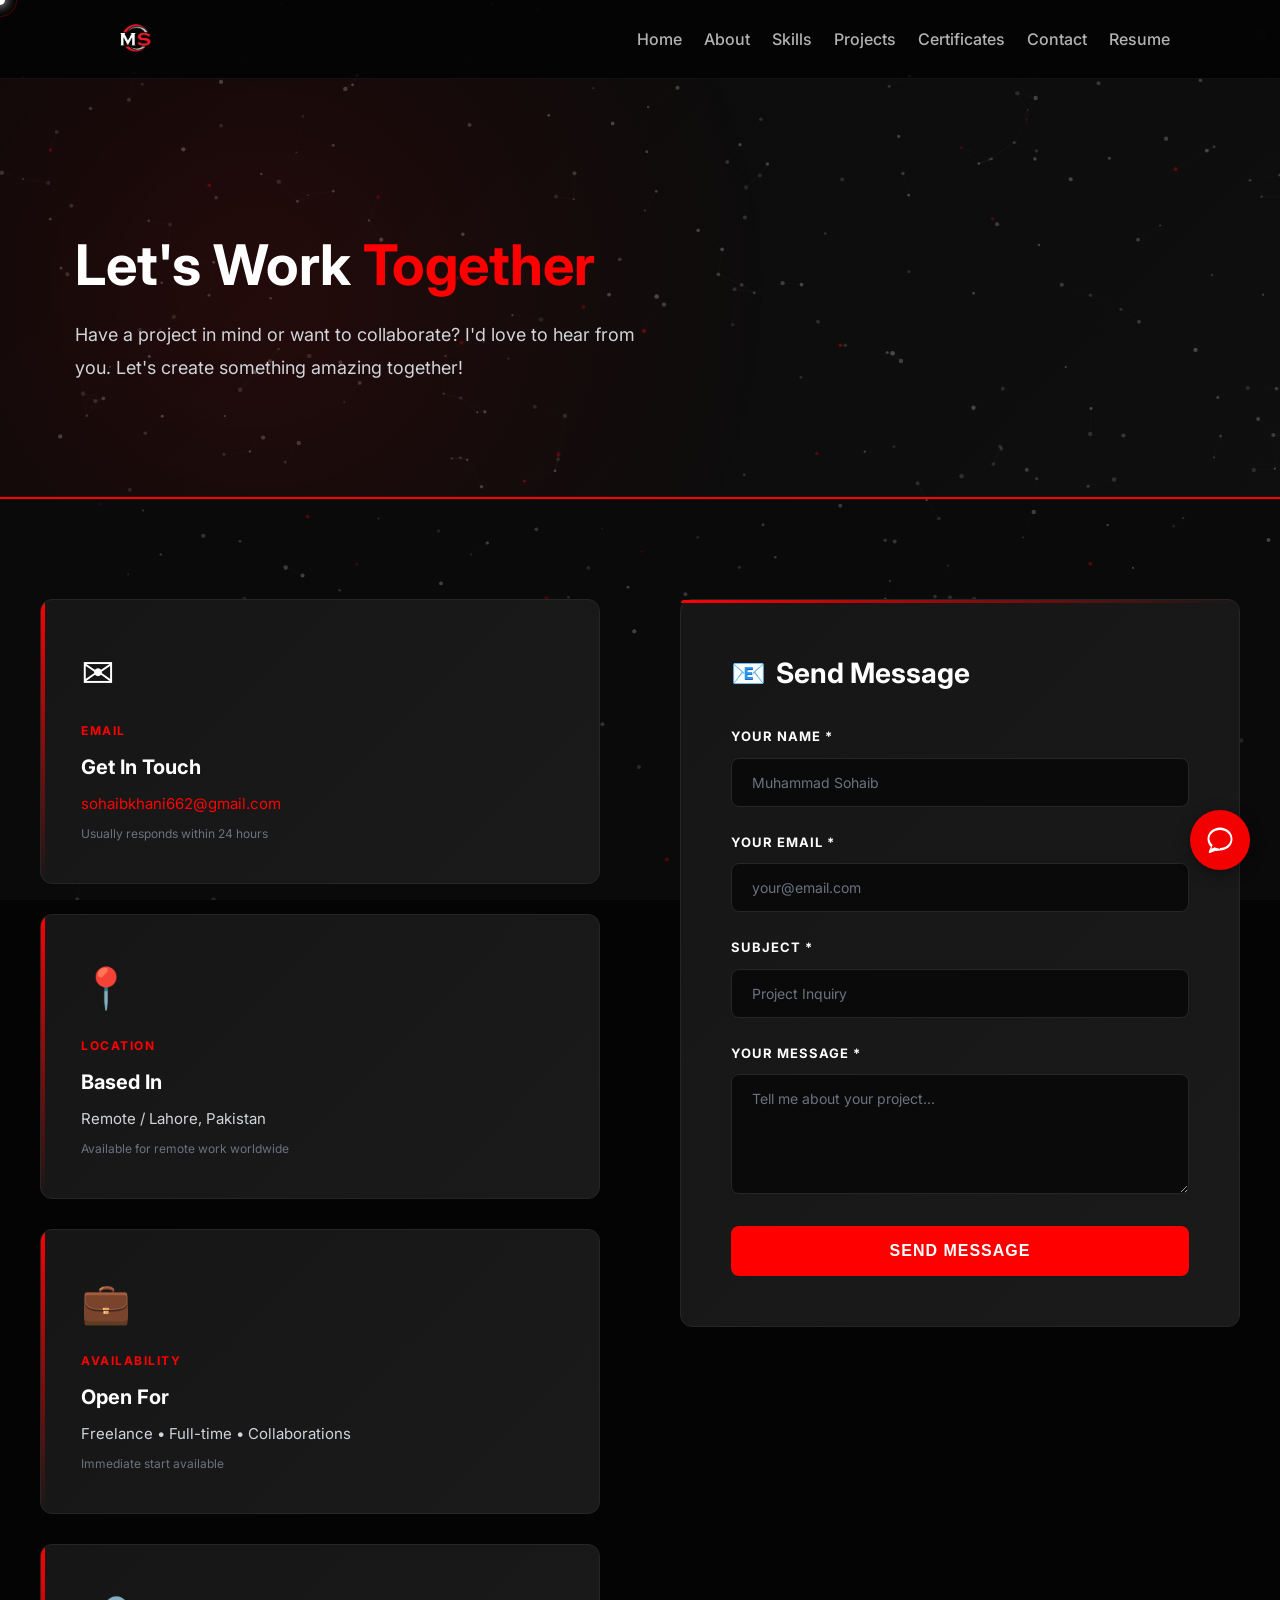
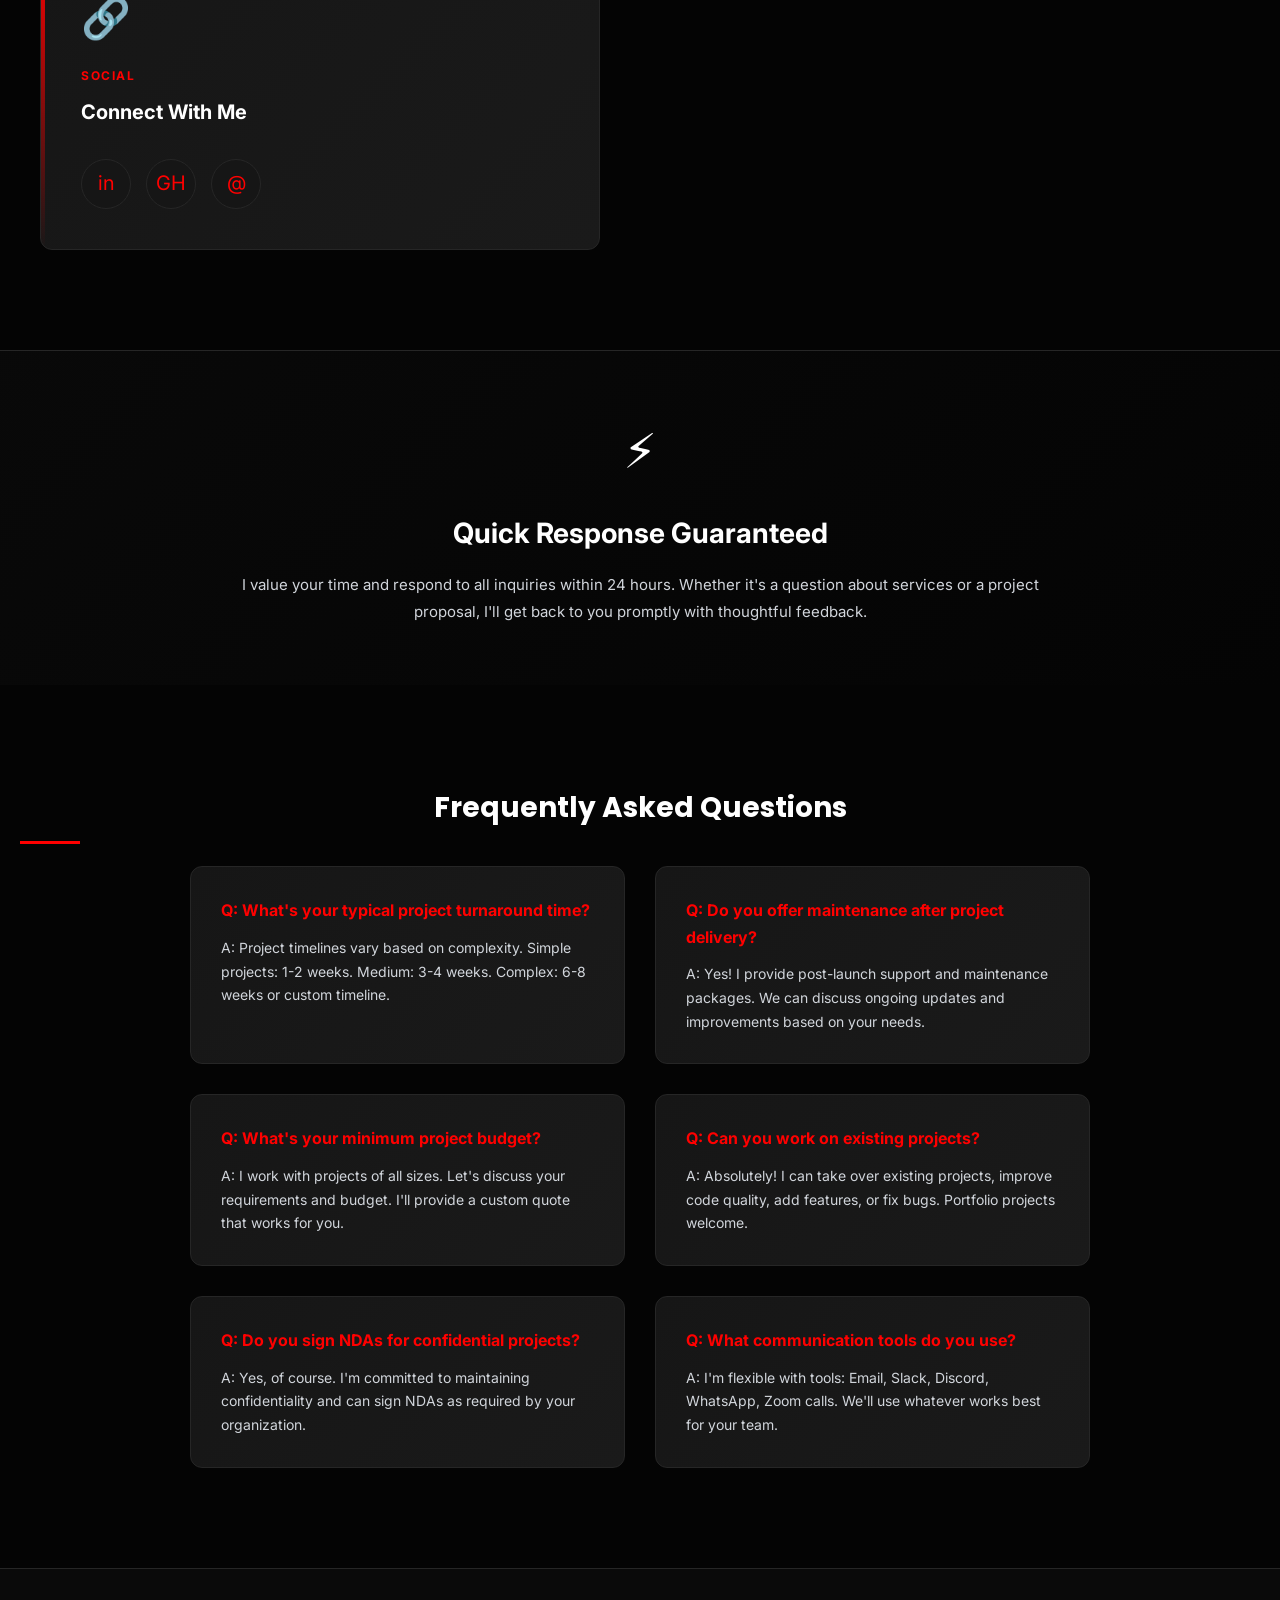
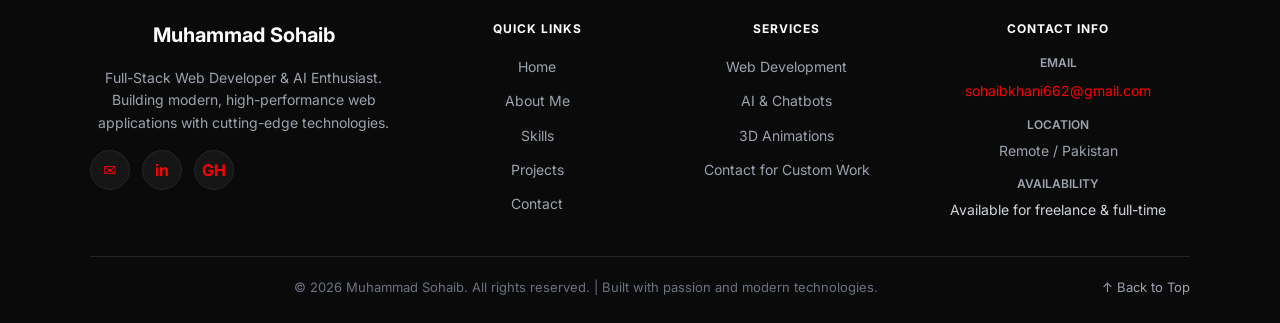
<file: contact.html>
<!DOCTYPE html>
<html lang="en">
<head>
   <meta charset="UTF-8" />
<meta name="viewport" content="width=device-width, initial-scale=1" />

<!-- Title & Basic SEO -->
<title>Contact | Muhammad Sohaib - Let's Work Together</title>
<meta name="description" content="Get in touch with Muhammad Sohaib. Email, phone, social links, and inquiry form available. Available for freelance and full-time opportunities." />
<meta name="keywords" content="Contact, Muhammad Sohaib, Hire, Freelance, Web Developer, AI Developer" />
<meta name="author" content="Muhammad Sohaib" />
<meta name="robots" content="index, follow" />
<meta name="theme-color" content="#000000" />

<!-- Open Graph -->
<meta property="og:title" content="Contact | Muhammad Sohaib" />
<meta property="og:description" content="Let's create something amazing together" />
<meta property="og:url" content="https://muhammadsohaib7.github.io/portfolio/contact.html" />
<meta property="og:type" content="website" />

<!-- Fonts -->
<link rel="preconnect" href="https://fonts.googleapis.com">
<link rel="preconnect" href="https://fonts.gstatic.com" crossorigin>
<link href="https://fonts.googleapis.com/css2?family=Poppins:wght@300;400;600;700&family=Inter:wght@300;400;600&display=swap" rel="stylesheet">

<!-- Styles -->
<link rel="stylesheet" href="style.css" />
<link rel="stylesheet" href="animations.css" />
<link rel="icon" href="logo_pic.png" />
<link rel="stylesheet" href="bot/style.css">

<style>
  /* ===== HERO SECTION ===== */
  .contact-hero {
    background: linear-gradient(135deg, rgba(10, 10, 10, 0.4) 0%, rgba(22, 22, 22, 0.4) 100%);
    padding: 120px 20px 80px;
    border-bottom: 2px solid #ff0000;
    position: relative;
    overflow: hidden;
    min-height: 420px;
    display: flex;
    align-items: center;
    justify-content: flex-start;
  }

  .contact-hero::before {
    content: "";
    position: absolute;
    top: 0;
    left: 0;
    right: 0;
    bottom: 0;
    background: radial-gradient(circle at 20% 50%, rgba(255, 0, 0, 0.1) 0%, transparent 50%);
    pointer-events: none;
  }

  .contact-hero .hero-content {
    width: 100%;
    max-width: 680px;
    margin: 0 !important;
    margin-left: 55px !important;
    padding: 0 !important;
    position: relative;
    z-index: 1;
    text-align: left;
    display: flex;
    flex-direction: column;
    align-items: flex-start;
  }

  .contact-hero h1 {
    color: #ffffff;
    font-size: 56px;
    font-weight: 700;
    margin-bottom: 20px;
    line-height: 1.2;
  }

  .contact-hero h1 span {
    color: #ff0000;
  }

  .contact-hero p {
    color: #d1d5db;
    font-size: 18px;
    line-height: 1.8;
    max-width: 600px;
    margin: 0 !important;
  }

  /* ===== MAIN CONTACT SECTION ===== */
  .contact-section {
    background-color: rgba(10, 10, 10, 0.4);
    padding: 100px 20px;
  }

  .contact-container {
    max-width: 1200px;
    margin: 0 auto;
    display: grid;
    grid-template-columns: 1fr 1fr;
    gap: 80px;
    align-items: start;
  }

  /* LEFT SIDE - INFO CARDS */
  .contact-info {
    display: flex;
    flex-direction: column;
    gap: 30px;
  }

  .info-card {
    background: linear-gradient(135deg, #161616 0%, #1a1a1a 100%);
    border: 1px solid #262626;
    border-radius: 12px;
    padding: 40px;
    transition: all 0.4s ease;
    position: relative;
    overflow: hidden;
  }

  .info-card::before {
    content: "";
    position: absolute;
    left: 0;
    top: 0;
    width: 4px;
    height: 100%;
    background: linear-gradient(180deg, #ff0000 0%, transparent 100%);
    transition: all 0.3s ease;
  }

  .info-card:hover {
    border-color: #ff0000;
    transform: translateX(10px);
    box-shadow: 0 10px 30px rgba(255, 0, 0, 0.1);
  }

  .info-icon {
    font-size: 40px;
    margin-bottom: 15px;
    display: block;
  }

  .info-label {
    color: #ff0000;
    font-size: 12px;
    font-weight: 700;
    text-transform: uppercase;
    letter-spacing: 1.5px;
    margin-bottom: 10px;
  }

  .info-title {
    color: #ffffff;
    font-size: 20px;
    font-weight: 700;
    margin-bottom: 8px;
  }

  .info-text {
    color: #d1d5db;
    font-size: 15px;
    line-height: 1.6;
  }

  .info-text a {
    color: #ff0000;
    text-decoration: none;
    transition: all 0.3s ease;
  }

  .info-text a:hover {
    color: #ff3b3b;
    text-decoration: underline;
  }

  /* SOCIAL LINKS */
  .social-links {
    display: flex;
    gap: 15px;
    margin-top: 30px;
  }

  .social-btn {
    width: 50px;
    height: 50px;
    background-color: #161616;
    border: 1px solid #262626;
    border-radius: 50%;
    display: flex;
    align-items: center;
    justify-content: center;
    color: #ff0000;
    font-size: 20px;
    text-decoration: none;
    transition: all 0.3s ease;
  }

  .social-btn:hover {
    background-color: #ff0000;
    color: #ffffff;
    transform: translateY(-5px);
    border-color: #ff0000;
  }

  /* RIGHT SIDE - FORM */
  .contact-form-container {
    background: linear-gradient(135deg, #161616 0%, #1a1a1a 100%);
    border: 1px solid #262626;
    border-radius: 12px;
    padding: 50px;
    position: relative;
  }

  .contact-form-container::before {
    content: "";
    position: absolute;
    top: 0;
    left: 0;
    right: 0;
    height: 3px;
    background: linear-gradient(90deg, #ff0000 0%, transparent 100%);
    border-radius: 12px 12px 0 0;
  }

  .form-title {
    color: #ffffff;
    font-size: 28px;
    font-weight: 700;
    margin-bottom: 30px;
    display: flex;
    align-items: center;
    gap: 10px;
  }

  .form-group {
    margin-bottom: 25px;
  }

  .form-label {
    display: block;
    color: #ffffff;
    font-size: 13px;
    font-weight: 700;
    text-transform: uppercase;
    letter-spacing: 1px;
    margin-bottom: 10px;
  }

  .form-input,
  .form-textarea {
    width: 100%;
    padding: 15px 20px;
    background-color: #0a0a0a;
    border: 1px solid #262626;
    border-radius: 8px;
    color: #ffffff;
    font-size: 14px;
    font-family: inherit;
    transition: all 0.3s ease;
  }

  .form-input:focus,
  .form-textarea:focus {
    outline: none;
    border-color: #ff0000;
    box-shadow: 0 0 0 3px rgba(255, 0, 0, 0.1);
  }

  .form-input::placeholder,
  .form-textarea::placeholder {
    color: #6b7280;
  }

  .form-textarea {
    resize: vertical;
    min-height: 120px;
  }

  .form-btn {
    width: 100%;
    padding: 16px 40px;
    background-color: #ff0000;
    color: #ffffff;
    font-size: 16px;
    font-weight: 600;
    border: none;
    border-radius: 8px;
    cursor: pointer;
    transition: all 0.3s ease;
    text-transform: uppercase;
    letter-spacing: 1px;
  }

  .form-btn:hover {
    background-color: #ff3b3b;
    transform: translateY(-2px);
    box-shadow: 0 10px 30px rgba(255, 0, 0, 0.3);
  }

  /* ===== RESPONSE TIME SECTION ===== */
  .response-section {
    background: linear-gradient(135deg, rgba(22, 22, 22, 0.4) 0%, rgba(10, 10, 10, 0.4) 100%);
    padding: 60px 20px;
    text-align: center;
    border-top: 1px solid #262626;
  }

  .response-content {
    max-width: 800px;
    margin: 0 auto;
  }

  .response-icon {
    font-size: 48px;
    margin-bottom: 20px;
    display: block;
  }

  .response-title {
    color: #ffffff;
    font-size: 28px;
    font-weight: 700;
    margin-bottom: 15px;
  }

  .response-text {
    color: #d1d5db;
    font-size: 15px;
    line-height: 1.8;
  }

  /* ===== FAQ SECTION ===== */
  .faq-section {
    background-color: rgba(10, 10, 10, 0.4);
    padding: 100px 20px;
  }

  .section-title {
    color: #ffffff;
    font-size: 40px;
    font-weight: 700;
    text-align: center;
    margin-bottom: 70px;
  }

  .faq-container {
    max-width: 900px;
    margin: 0 auto;
    display: grid;
    grid-template-columns: repeat(auto-fit, minmax(400px, 1fr));
    gap: 30px;
  }

  .faq-item {
    background: linear-gradient(135deg, #161616 0%, #1a1a1a 100%);
    border: 1px solid #262626;
    border-radius: 12px;
    padding: 30px;
    transition: all 0.3s ease;
  }

  .faq-item:hover {
    border-color: #ff0000;
  }

  .faq-q {
    color: #ff0000;
    font-size: 16px;
    font-weight: 700;
    margin-bottom: 12px;
  }

  .faq-a {
    color: #d1d5db;
    font-size: 14px;
    line-height: 1.7;
  }

  /* ===== RESPONSIVE ===== */
  @media (max-width: 1024px) {
    .contact-hero .hero-content {
      margin-left: 45px !important;
    }
  }

  @media (max-width: 768px) {
    .contact-hero .hero-content {
      margin-left: 25px !important;
      max-width: 100%;
    }

    .contact-hero h1 {
      font-size: 36px;
    }

    .contact-container {
      grid-template-columns: 1fr;
      gap: 50px;
    }

    .contact-form-container {
      padding: 30px;
    }

    .section-title {
      font-size: 28px;
    }

    .faq-container {
      grid-template-columns: 1fr;
    }
  }
</style>

</head>
<body>

    <!-- Wavy Particle Background -->
    <canvas id="bg-particles"></canvas>

    <!-- Custom Cursor -->
    <div id="cursor-dot"></div>
    <div id="cursor-ring"></div>

    <header class="site-header" id="top">
  <nav class="navbar" id="navbar">
    
    <!-- Logo - SEPARATE -->
    <a href="index.html" class="logo">
      <img src="logo_pic.png" alt="Logo" class="logo-img">
    </a>

    <!-- Hamburger Button - SEPARATE (NOT inside logo) -->
    <button class="nav-toggle" id="navToggle" aria-label="Toggle menu" aria-expanded="false">☰</button>

    <!-- Nav Links - SEPARATE (NOT inside logo) -->
    <ul class="nav-links" id="navLinks">
      <li><a href="index" class="nav-link">Home</a></li>
      <li><a href="about" class="nav-link">About</a></li>
      <li><a href="skills" class="nav-link">Skills</a></li>
      <li><a href="projects" class="nav-link">Projects</a></li>
      <li><a href="certificates" class="nav-link">Certificates</a></li>
      <li><a href="contact" class="nav-link">Contact</a></li>
      <li><a href="resume" class="nav-link">Resume</a></li>
    </ul>

  </nav>
</header>

    <main>

      <!-- HERO SECTION -->
      <section class="contact-hero">
        <div class="hero-content">
          <h1>Let's Work <span>Together</span></h1>
          <p>Have a project in mind or want to collaborate? I'd love to hear from you. Let's create something amazing together!</p>
        </div>
      </section>

      <!-- CONTACT SECTION -->
      <section class="contact-section">
        <div class="contact-container">
          
          <!-- LEFT: CONTACT INFO -->
          <div class="contact-info">
            
            <!-- Email Card -->
            <div class="info-card">
              <span class="info-icon">✉️</span>
              <div class="info-label">Email</div>
              <div class="info-title">Get In Touch</div>
              <div class="info-text">
                <a href="mailto:sohaibkhani662@gmail.com">sohaibkhani662@gmail.com</a>
                <p style="margin-top: 8px; font-size: 12px; color: #6b7280;">Usually responds within 24 hours</p>
              </div>
            </div>

            <!-- Location Card -->
            <div class="info-card">
              <span class="info-icon">📍</span>
              <div class="info-label">Location</div>
              <div class="info-title">Based In</div>
              <div class="info-text">
                Remote / Lahore, Pakistan
                <p style="margin-top: 8px; font-size: 12px; color: #6b7280;">Available for remote work worldwide</p>
              </div>
            </div>

            <!-- Availability Card -->
            <div class="info-card">
              <span class="info-icon">💼</span>
              <div class="info-label">Availability</div>
              <div class="info-title">Open For</div>
              <div class="info-text">
                Freelance • Full-time • Collaborations
                <p style="margin-top: 8px; font-size: 12px; color: #6b7280;">Immediate start available</p>
              </div>
            </div>

            <!-- Social Links Card -->
            <div class="info-card">
              <span class="info-icon">🔗</span>
              <div class="info-label">Social</div>
              <div class="info-title">Connect With Me</div>
              <div class="social-links">
                <a href="https://www.linkedin.com/in/muhammad-sohaib-0467262a1/" target="_blank" class="social-btn" title="LinkedIn">in</a>
                <a href="https://github.com/MuhammadSohaib7" target="_blank" class="social-btn" title="GitHub">GH</a>
                <a href="mailto:sohaibkhani662@gmail.com" class="social-btn" title="Email">@</a>
              </div>
            </div>

          </div>

          <!-- RIGHT: CONTACT FORM -->
          <div class="contact-form-container">
            <h2 class="form-title">
              <span>📧</span> Send Message
            </h2>
            
            <form action="https://formspree.io/f/xzdaqnrl" method="POST">
              
              <div class="form-group">
                <label class="form-label">Your Name *</label>
                <input type="text" name="name" class="form-input" placeholder="Muhammad Sohaib" required>
              </div>

              <div class="form-group">
                <label class="form-label">Your Email *</label>
                <input type="email" name="email" class="form-input" placeholder="your@email.com" required>
              </div>

              <div class="form-group">
                <label class="form-label">Subject *</label>
                <input type="text" name="subject" class="form-input" placeholder="Project Inquiry" required>
              </div>

              <div class="form-group">
                <label class="form-label">Your Message *</label>
                <textarea name="message" class="form-textarea" placeholder="Tell me about your project..." required></textarea>
              </div>

              <button type="submit" class="form-btn">Send Message</button>
              
            </form>
          </div>

        </div>
      </section>

      <!-- RESPONSE TIME SECTION -->
      <section class="response-section">
        <div class="response-content">
          <span class="response-icon">⚡</span>
          <h2 class="response-title">Quick Response Guaranteed</h2>
          <p class="response-text">I value your time and respond to all inquiries within 24 hours. Whether it's a question about services or a project proposal, I'll get back to you promptly with thoughtful feedback.</p>
        </div>
      </section>

      <!-- FAQ SECTION -->
      <section class="faq-section">
        <h2 class="section-title">Frequently Asked Questions</h2>
        
        <div class="faq-container">
          
          <div class="faq-item">
            <div class="faq-q">Q: What's your typical project turnaround time?</div>
            <div class="faq-a">A: Project timelines vary based on complexity. Simple projects: 1-2 weeks. Medium: 3-4 weeks. Complex: 6-8 weeks or custom timeline.</div>
          </div>

          <div class="faq-item">
            <div class="faq-q">Q: Do you offer maintenance after project delivery?</div>
            <div class="faq-a">A: Yes! I provide post-launch support and maintenance packages. We can discuss ongoing updates and improvements based on your needs.</div>
          </div>

          <div class="faq-item">
            <div class="faq-q">Q: What's your minimum project budget?</div>
            <div class="faq-a">A: I work with projects of all sizes. Let's discuss your requirements and budget. I'll provide a custom quote that works for you.</div>
          </div>

          <div class="faq-item">
            <div class="faq-q">Q: Can you work on existing projects?</div>
            <div class="faq-a">A: Absolutely! I can take over existing projects, improve code quality, add features, or fix bugs. Portfolio projects welcome.</div>
          </div>

          <div class="faq-item">
            <div class="faq-q">Q: Do you sign NDAs for confidential projects?</div>
            <div class="faq-a">A: Yes, of course. I'm committed to maintaining confidentiality and can sign NDAs as required by your organization.</div>
          </div>

          <div class="faq-item">
            <div class="faq-q">Q: What communication tools do you use?</div>
            <div class="faq-a">A: I'm flexible with tools: Email, Slack, Discord, WhatsApp, Zoom calls. We'll use whatever works best for your team.</div>
          </div>

        </div>
      </section>

    </main>

    <!-- FOOTER (loaded via footer.js - works on file:// too, no fetch/CORS issue) -->
    <script src="footer.js"></script>

<link rel="stylesheet" href="style.css">
<script src="script.js" defer></script>
<script src="animations.js"></script>
<script src="bot/script.js" defer></script>
</body>
</html>
</file>
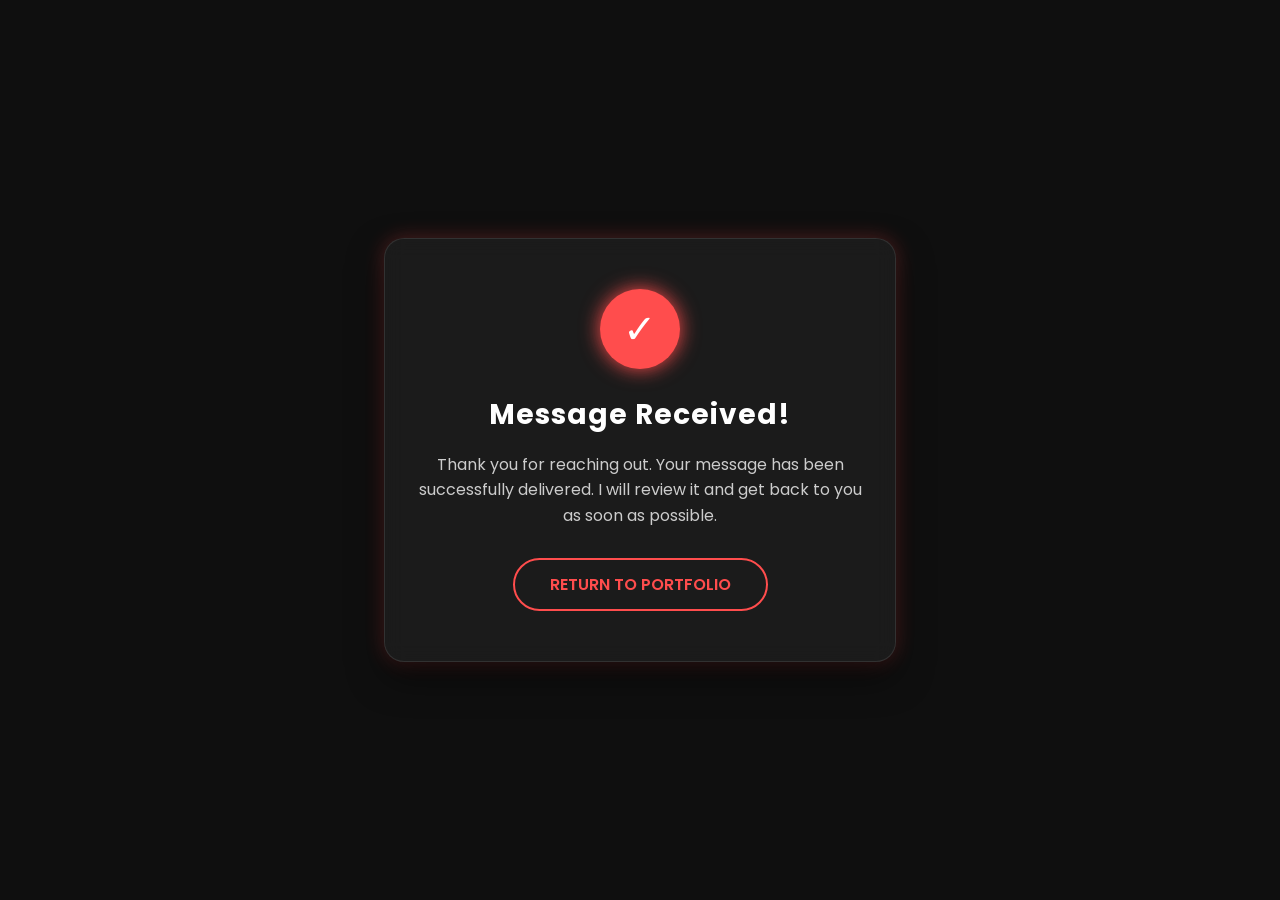
<file: formsubmit.html>
<!DOCTYPE html>
<html lang="en">
<head>
    <meta charset="UTF-8">
    <meta name="viewport" content="width=device-width, initial-scale=1.0">
    <title>Success - Message Sent</title>
    <style>
        /* Portfolio Matching Colors */
        :root {
            --bg-dark: #0f0f0f;
            --card-bg: rgba(255, 255, 255, 0.05);
            --primary-red: #ff4d4d; /* Bright Red like your buttons */
            --glow: rgba(255, 77, 77, 0.3);
        }

        body {
            margin: 0;
            padding: 0;
            background-color: var(--bg-dark);
            font-family: 'Poppins', sans-serif;
            display: flex;
            justify-content: center;
            align-items: center;
            height: 100vh;
            color: white;
        }

        .thank-you-card {
            background: var(--card-bg);
            backdrop-filter: blur(10px);
            border: 1px solid rgba(255, 255, 255, 0.1);
            padding: 50px 30px;
            border-radius: 20px;
            text-align: center;
            max-width: 450px;
            width: 90%;
            box-shadow: 0 15px 35px rgba(0, 0, 0, 0.5), 0 0 20px var(--glow);
            transition: transform 0.3s ease;
        }

        .thank-you-card:hover {
            transform: translateY(-10px);
        }

        .success-icon {
            width: 80px;
            height: 80px;
            background: var(--primary-red);
            display: flex;
            align-items: center;
            justify-content: center;
            border-radius: 50%;
            margin: 0 auto 25px;
            font-size: 40px;
            box-shadow: 0 0 20px var(--primary-red);
        }

        h1 {
            font-size: 28px;
            margin-bottom: 15px;
            letter-spacing: 1px;
            color: #fff;
        }

        p {
            color: #ccc;
            line-height: 1.6;
            margin-bottom: 30px;
        }

        .back-btn {
            display: inline-block;
            padding: 12px 35px;
            background: transparent;
            color: var(--primary-red);
            border: 2px solid var(--primary-red);
            text-decoration: none;
            border-radius: 50px;
            font-weight: 600;
            text-transform: uppercase;
            transition: all 0.3s ease;
        }

        .back-btn:hover {
            background: var(--primary-red);
            color: #fff;
            box-shadow: 0 0 15px var(--primary-red);
        }
    </style>
    <link href="https://fonts.googleapis.com/css2?family=Poppins:wght@400;600&display=swap" rel="stylesheet">
</head>
<body>

    <div class="thank-you-card">
        <div class="success-icon">✓</div>
        <h1>Message Received!</h1>
        <p>Thank you for reaching out. Your message has been successfully delivered. I will review it and get back to you as soon as possible.</p>
        <a href="https://muhammadsohaib7.github.io/portfolio/" class="back-btn">Return to Portfolio</a>
    </div>

</body>
</html>
</file>
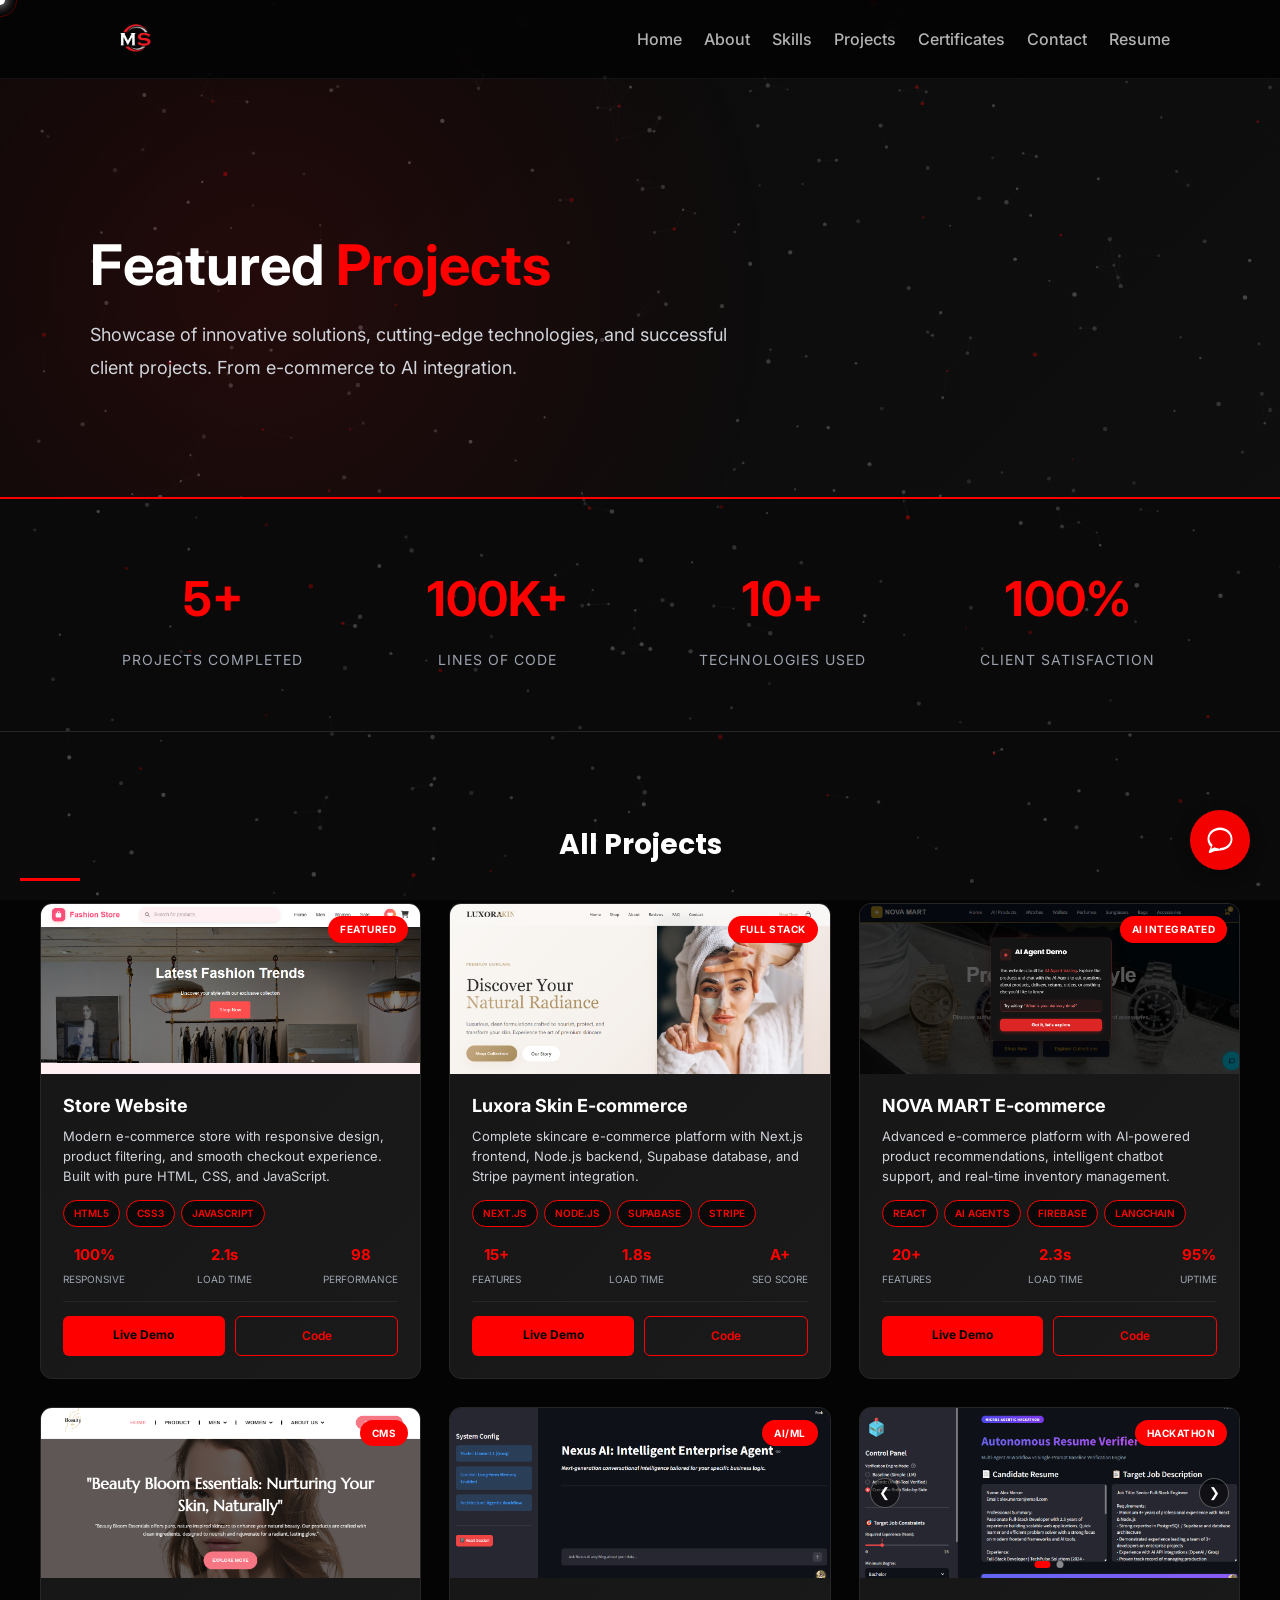
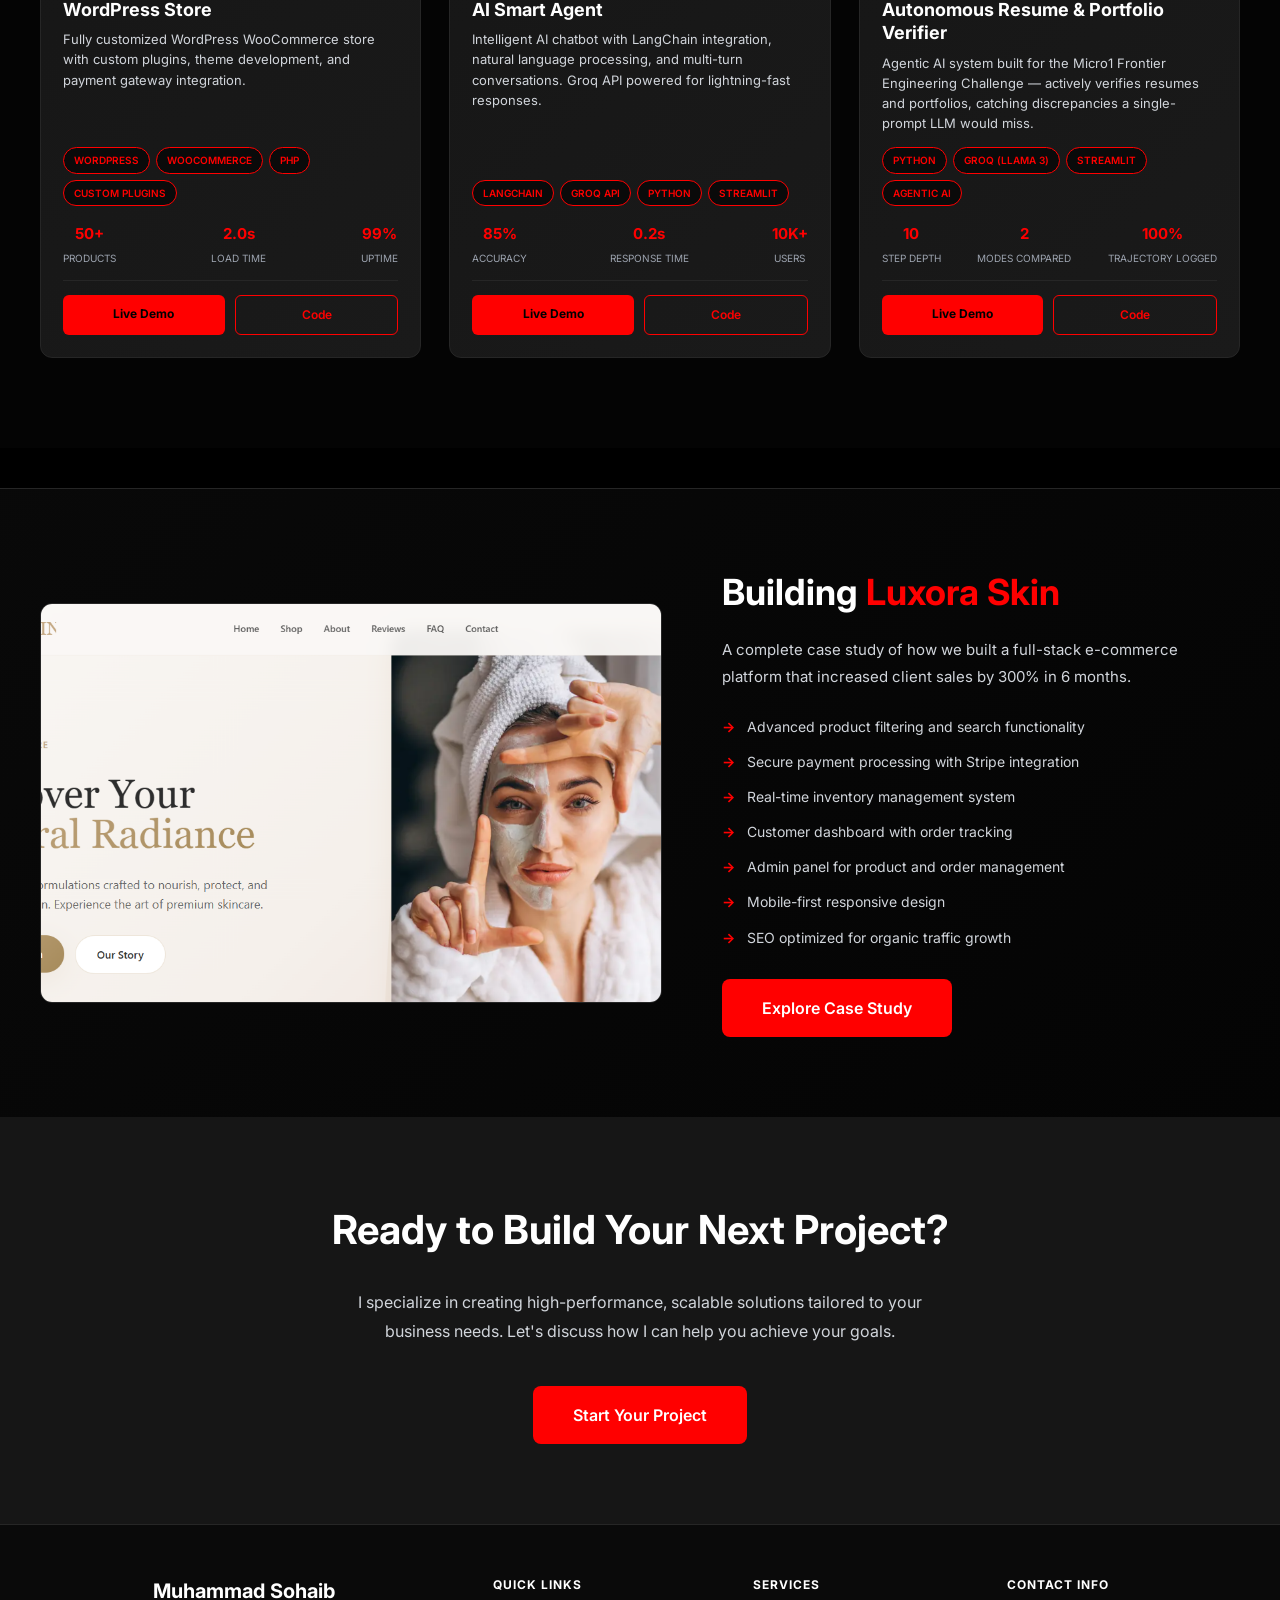
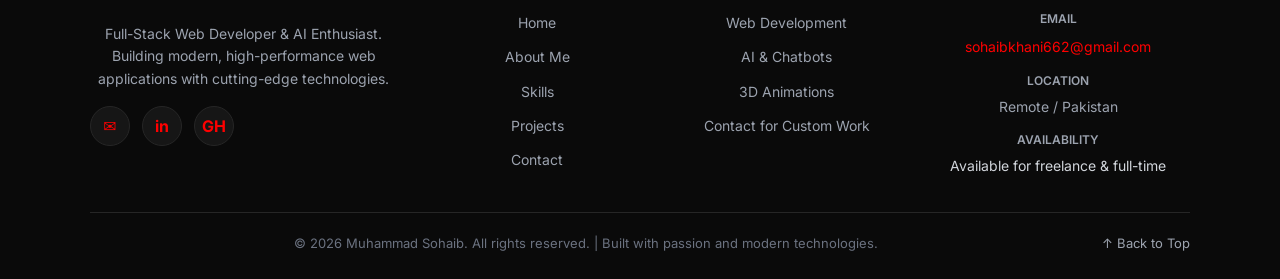
<file: projects.html>
<!DOCTYPE html>
<html lang="en">
<head>
   <meta charset="UTF-8" />
<meta name="viewport" content="width=device-width, initial-scale=1" />

<!-- Title & Basic SEO -->
<title>Projects | Muhammad Sohaib - Web Developer & AI Developer</title>
<meta name="description" content="Portfolio projects showcasing web development, AI integration, and digital solutions by Muhammad Sohaib. E-commerce, SaaS, and AI chatbots." />
<meta name="keywords" content="Projects, Portfolio, Web Development, AI Projects, E-commerce, React, Next.js" />
<meta name="author" content="Muhammad Sohaib" />
<meta name="robots" content="index, follow" />
<meta name="theme-color" content="#000000" />

<!-- Open Graph -->
<meta property="og:title" content="Projects | Muhammad Sohaib" />
<meta property="og:description" content="Impressive projects showcasing technical expertise and innovation" />
<meta property="og:url" content="https://muhammadsohaib7.github.io/portfolio/projects.html" />
<meta property="og:type" content="website" />

<!-- Fonts -->
<link rel="preconnect" href="https://fonts.googleapis.com">
<link rel="preconnect" href="https://fonts.gstatic.com" crossorigin>
<link href="https://fonts.googleapis.com/css2?family=Poppins:wght@300;400;600;700&family=Inter:wght@300;400;600&display=swap" rel="stylesheet">

<!-- Styles -->
<link rel="stylesheet" href="style.css" />
<link rel="stylesheet" href="animations.css" />
<link rel="icon" href="logo_pic.png" />
<link rel="stylesheet" href="bot/style.css">

<style>
  /* ===== HERO SECTION ===== */
  .projects-hero {
    background: linear-gradient(135deg, rgba(10, 10, 10, 0.4) 0%, rgba(22, 22, 22, 0.4) 100%);
    padding: 120px 20px 80px;
    border-bottom: 2px solid #ff0000;
    position: relative;
    overflow: hidden;
    min-height: 420px;
    display: flex;
    align-items: center;
    justify-content: flex-start;
  }

  .projects-hero::before {
    content: "";
    position: absolute;
    top: 0;
    left: 0;
    right: 0;
    bottom: 0;
    background: radial-gradient(circle at 20% 50%, rgba(255, 0, 0, 0.1) 0%, transparent 50%);
    pointer-events: none;
  }

  .projects-hero .hero-content {
    width: 100%;
    max-width: 700px;
    margin: 0 !important;
    margin-left: 70px !important;
    padding: 0 !important;
    position: relative;
    z-index: 1;
    text-align: left;
    display: flex;
    flex-direction: column;
    align-items: flex-start;
  }

  .projects-hero h1 {
    color: #ffffff;
    font-size: 56px;
    font-weight: 700;
    margin-bottom: 20px;
    line-height: 1.2;
  }

  .projects-hero h1 span {
    color: #ff0000;
  }

  .projects-hero p {
    color: #d1d5db;
    font-size: 18px;
    line-height: 1.8;
    max-width: 650px;
    margin: 0 !important;
  }

  /* ===== STATS SECTION ===== */
  .stats-bar {
    background-color: rgba(10, 10, 10, 0.4);
    padding: 60px 20px;
    border-bottom: 1px solid #262626;
  }

  .stats-container {
    max-width: 1100px;
    margin: 0 auto;
    display: grid;
    grid-template-columns: repeat(auto-fit, minmax(200px, 1fr));
    gap: 40px;
  }

  .stat-item {
    text-align: center;
  }

  .stat-number {
    color: #ff0000;
    font-size: 48px;
    font-weight: 700;
    margin-bottom: 10px;
  }

  .stat-label {
    color: #9ca3af;
    font-size: 14px;
    text-transform: uppercase;
    letter-spacing: 1px;
  }

  /* ===== PROJECTS GRID ===== */
  .projects-section {
    background-color: rgba(10, 10, 10, 0.4);
    padding: 90px 20px;
  }

  .section-title {
    color: #ffffff;
    font-size: 40px;
    font-weight: 700;
    text-align: center;
    margin-bottom: 50px;
  }

  .projects-grid {
    max-width: 1200px;
    margin: 0 auto;
    display: grid;
    grid-template-columns: repeat(auto-fit, minmax(320px, 1fr));
    gap: 28px;
  }

  /* ===== PROJECT CARD (COMPACT) ===== */
  .project-card {
    background: linear-gradient(135deg, #161616 0%, #1a1a1a 100%);
    border: 1px solid #262626;
    border-radius: 12px;
    overflow: hidden;
    transition: all 0.4s ease;
    position: relative;
    display: flex;
    flex-direction: column;
    height: 100%;
  }

  .project-card::before {
    content: "";
    position: absolute;
    top: 0;
    left: -100%;
    width: 100%;
    height: 4px;
    background: linear-gradient(90deg, transparent, #ff0000, transparent);
    transition: left 0.6s ease;
    z-index: 1;
  }

  .project-card:hover {
    border-color: #ff0000;
    transform: translateY(-10px);
    box-shadow: 0 20px 45px rgba(255, 0, 0, 0.18);
  }

  .project-card:hover::before {
    left: 100%;
  }

  /* Project Image */
  .project-image {
    width: 100%;
    height: 170px;
    background: linear-gradient(135deg, #262626 0%, #161616 100%);
    overflow: hidden;
    position: relative;
  }

  .project-image img {
    width: 100%;
    height: 100%;
    object-fit: cover;
    transition: transform 0.4s ease;
  }

  .project-card:hover .project-image img {
    transform: scale(1.1);
  }

  .project-badge {
    position: absolute;
    top: 12px;
    right: 12px;
    background-color: #ff0000;
    color: #ffffff;
    padding: 5px 12px;
    border-radius: 20px;
    font-size: 10px;
    font-weight: 700;
    text-transform: uppercase;
    letter-spacing: 0.5px;
  }

  /* ===== IMAGE SLIDER (for multi-image project cards) ===== */
  .slider-wrap {
    position: relative;
    width: 100%;
    height: 100%;
  }

  .slider-wrap img {
    position: absolute;
    inset: 0;
    width: 100%;
    height: 100%;
    object-fit: cover;
    opacity: 0;
    transition: opacity 0.4s ease, transform 0.4s ease;
  }

  .slider-wrap img.active {
    opacity: 1;
    position: relative;
  }

  .slider-arrow {
    position: absolute;
    top: 50%;
    transform: translateY(-50%);
    width: 30px;
    height: 30px;
    border-radius: 50%;
    background-color: rgba(0, 0, 0, 0.55);
    border: 1px solid rgba(255, 255, 255, 0.3);
    color: #ffffff;
    display: flex;
    align-items: center;
    justify-content: center;
    cursor: pointer;
    font-size: 13px;
    z-index: 2;
    transition: all 0.25s ease;
  }

  .slider-arrow:hover {
    background-color: #ff0000;
    border-color: #ff0000;
  }

  .slider-prev { left: 10px; }
  .slider-next { right: 10px; }

  .slider-dots {
    position: absolute;
    bottom: 10px;
    left: 50%;
    transform: translateX(-50%);
    display: flex;
    gap: 6px;
    z-index: 2;
  }

  .slider-dot {
    width: 7px;
    height: 7px;
    border-radius: 50%;
    background-color: rgba(255, 255, 255, 0.5);
    border: none;
    cursor: pointer;
    padding: 0;
    transition: all 0.25s ease;
  }

  .slider-dot.active {
    background-color: #ff0000;
    width: 16px;
    border-radius: 4px;
  }

  /* Project Content */
  .project-content {
    padding: 20px 22px 22px;
    flex: 1;
    display: flex;
    flex-direction: column;
  }

  .project-title {
    color: #ffffff;
    font-size: 18px;
    font-weight: 700;
    margin-bottom: 8px;
    line-height: 1.3;
  }

  .project-description {
    color: #d1d5db;
    font-size: 13px;
    line-height: 1.55;
    margin-bottom: 14px;
    flex: 1;
  }

  /* Technologies */
  .project-tech {
    display: flex;
    flex-wrap: wrap;
    gap: 6px;
    margin-bottom: 16px;
  }

  .tech-tag {
    background-color: #0a0a0a;
    border: 1px solid #ff0000;
    color: #ff0000;
    padding: 4px 10px;
    border-radius: 20px;
    font-size: 10px;
    font-weight: 600;
    text-transform: uppercase;
  }

  /* Project Stats */
  .project-stats {
    display: flex;
    justify-content: space-between;
    padding-bottom: 14px;
    margin-bottom: 14px;
    border-bottom: 1px solid #262626;
  }

  .stat {
    text-align: center;
  }

  .stat-value {
    color: #ff0000;
    font-size: 15px;
    font-weight: 700;
  }

  .stat-name {
    color: #9ca3af;
    font-size: 10px;
    text-transform: uppercase;
    margin-top: 3px;
  }

  /* Project Links */
  .project-links {
    display: flex;
    gap: 10px;
  }

  .project-btn {
    flex: 1;
    padding: 9px 16px;
    border-radius: 6px;
    text-decoration: none;
    font-size: 12px;
    font-weight: 600;
    text-align: center;
    transition: all 0.3s ease;
    border: none;
    cursor: pointer;
  }

  .btn-primary {
    background-color: #ff0000;
    color: #ffffff;
  }

  .btn-primary:hover {
    background-color: #ff3b3b;
    transform: translateY(-2px);
  }

  .btn-secondary {
    background-color: transparent;
    border: 1px solid #ff0000;
    color: #ff0000;
  }

  .btn-secondary:hover {
    background-color: #ff0000;
    color: #ffffff;
  }

  /* ===== FEATURED PROJECT ===== */
  .featured-section {
    background: linear-gradient(135deg, rgba(22, 22, 22, 0.4) 0%, rgba(10, 10, 10, 0.4) 100%);
    padding: 80px 20px;
    margin-top: 40px;
    border-top: 1px solid #262626;
  }

  .featured-container {
    max-width: 1200px;
    margin: 0 auto;
    display: grid;
    grid-template-columns: 1.2fr 1fr;
    gap: 60px;
    align-items: center;
  }

  .featured-image {
    width: 100%;
    height: 400px;
    background: linear-gradient(135deg, #262626 0%, #161616 100%);
    border-radius: 12px;
    border: 1px solid #262626;
    overflow: hidden;
  }

  .featured-image img {
    width: 100%;
    height: 100%;
    object-fit: cover;
  }

  .featured-content h2 {
    color: #ffffff;
    font-size: 36px;
    font-weight: 700;
    margin-bottom: 20px;
    line-height: 1.3;
  }

  .featured-content h2 span {
    color: #ff0000;
  }

  .featured-content p {
    color: #d1d5db;
    font-size: 15px;
    line-height: 1.8;
    margin-bottom: 25px;
  }

  .featured-features {
    margin-bottom: 30px;
  }

  .feature-item {
    color: #d1d5db;
    font-size: 14px;
    margin-bottom: 12px;
    padding-left: 25px;
    position: relative;
  }

  .feature-item:before {
    content: "→";
    position: absolute;
    left: 0;
    color: #ff0000;
    font-weight: bold;
  }

  /* ===== CTA SECTION ===== */
  .projects-cta {
    background-color: #161616;
    padding: 80px 20px;
    text-align: center;
  }

  .cta-content h2 {
    color: #ffffff;
    font-size: 40px;
    font-weight: 700;
    margin-bottom: 25px;
  }

  .cta-content p {
    color: #d1d5db;
    font-size: 16px;
    line-height: 1.8;
    margin-bottom: 40px;
    max-width: 600px;
    margin-left: auto;
    margin-right: auto;
  }

  .cta-btn {
    display: inline-block;
    background-color: #ff0000;
    color: #ffffff;
    padding: 16px 40px;
    font-size: 16px;
    font-weight: 600;
    border-radius: 8px;
    text-decoration: none;
    transition: all 0.3s ease;
    border: none;
    cursor: pointer;
  }

  .cta-btn:hover {
    background-color: #ff3b3b;
    transform: translateY(-3px);
    box-shadow: 0 10px 30px rgba(255, 0, 0, 0.3);
  }

  /* ===== RESPONSIVE ===== */
  @media (max-width: 1024px) {
    .projects-hero .hero-content {
      margin-left: 50px !important;
    }
  }

  @media (max-width: 768px) {
    .projects-hero .hero-content {
      margin-left: 30px !important;
      max-width: 100%;
    }

    .projects-hero h1 {
      font-size: 36px;
    }

    .projects-grid {
      grid-template-columns: 1fr;
    }

    .featured-container {
      grid-template-columns: 1fr;
    }

    .section-title {
      font-size: 28px;
      margin-bottom: 50px;
    }

    .project-image {
      height: 180px;
    }
  }
</style>

</head>
<body>

    <!-- Wavy Particle Background -->
    <canvas id="bg-particles"></canvas>

    <!-- Custom Cursor -->
    <div id="cursor-dot"></div>
    <div id="cursor-ring"></div>

   <header class="site-header" id="top">
  <nav class="navbar" id="navbar">
    
    <!-- Logo - SEPARATE -->
    <a href="index.html" class="logo">
      <img src="logo_pic.png" alt="Logo" class="logo-img">
    </a>

    <!-- Hamburger Button - SEPARATE (NOT inside logo) -->
    <button class="nav-toggle" id="navToggle" aria-label="Toggle menu" aria-expanded="false">☰</button>

    <!-- Nav Links - SEPARATE (NOT inside logo) -->
    <ul class="nav-links" id="navLinks">
      <li><a href="index" class="nav-link">Home</a></li>
      <li><a href="about" class="nav-link">About</a></li>
      <li><a href="skills" class="nav-link">Skills</a></li>
      <li><a href="projects" class="nav-link">Projects</a></li>
      <li><a href="certificates" class="nav-link">Certificates</a></li>
      <li><a href="contact" class="nav-link">Contact</a></li>
      <li><a href="resume" class="nav-link">Resume</a></li>
    </ul>

  </nav>
</header>

    <main>

      <!-- HERO SECTION -->
      <section class="projects-hero">
        <div class="hero-content">
          <h1>Featured <span>Projects</span></h1>
          <p>Showcase of innovative solutions, cutting-edge technologies, and successful client projects. From e-commerce to AI integration.</p>
        </div>
      </section>

      <!-- STATS SECTION -->
      <section class="stats-bar">
        <div class="stats-container">
          <div class="stat-item">
            <div class="stat-number">5+</div>
            <div class="stat-label">Projects Completed</div>
          </div>
          <div class="stat-item">
            <div class="stat-number">100K+</div>
            <div class="stat-label">Lines of Code</div>
          </div>
          <div class="stat-item">
            <div class="stat-number">10+</div>
            <div class="stat-label">Technologies Used</div>
          </div>
          <div class="stat-item">
            <div class="stat-number">100%</div>
            <div class="stat-label">Client Satisfaction</div>
          </div>
        </div>
      </section>

      <!-- PROJECTS GRID -->
      <section class="projects-section">
        <h2 class="section-title">All Projects</h2>
        
        <div class="projects-grid">
          
          <!-- Project 1: Store Website -->
          <div class="project-card">
            <div class="project-image">
              <img src="images/store_website.png" alt="Store Website">
              <span class="project-badge">Featured</span>
            </div>
            <div class="project-content">
              <h3 class="project-title">Store Website</h3>
              <p class="project-description">Modern e-commerce store with responsive design, product filtering, and smooth checkout experience. Built with pure HTML, CSS, and JavaScript.</p>
              
              <div class="project-tech">
                <span class="tech-tag">HTML5</span>
                <span class="tech-tag">CSS3</span>
                <span class="tech-tag">JavaScript</span>
              </div>

              <div class="project-stats">
                <div class="stat">
                  <div class="stat-value">100%</div>
                  <div class="stat-name">Responsive</div>
                </div>
                <div class="stat">
                  <div class="stat-value">2.1s</div>
                  <div class="stat-name">Load Time</div>
                </div>
                <div class="stat">
                  <div class="stat-value">98</div>
                  <div class="stat-name">Performance</div>
                </div>
              </div>

              <div class="project-links">
                <a href="https://muhammadsohaib7.github.io/store-site/" target="_blank" class="project-btn btn-primary">Live Demo</a>
                <a href="https://github.com" target="_blank" class="project-btn btn-secondary">Code</a>
              </div>
            </div>
          </div>

          <!-- Project 2: Luxora Skin -->
          <div class="project-card">
            <div class="project-image">
              <img src="images/luxsora_skin.png" alt="Luxora Skin E-commerce">
              <span class="project-badge">Full Stack</span>
            </div>
            <div class="project-content">
              <h3 class="project-title">Luxora Skin E-commerce</h3>
              <p class="project-description">Complete skincare e-commerce platform with Next.js frontend, Node.js backend, Supabase database, and Stripe payment integration.</p>
              
              <div class="project-tech">
                <span class="tech-tag">Next.js</span>
                <span class="tech-tag">Node.js</span>
                <span class="tech-tag">Supabase</span>
                <span class="tech-tag">Stripe</span>
              </div>

              <div class="project-stats">
                <div class="stat">
                  <div class="stat-value">15+</div>
                  <div class="stat-name">Features</div>
                </div>
                <div class="stat">
                  <div class="stat-value">1.8s</div>
                  <div class="stat-name">Load Time</div>
                </div>
                <div class="stat">
                  <div class="stat-value">A+</div>
                  <div class="stat-name">SEO Score</div>
                </div>
              </div>

              <div class="project-links">
                <a href="https://luxora-skin-frontend.vercel.app" target="_blank" class="project-btn btn-primary">Live Demo</a>
                <a href="https://github.com" target="_blank" class="project-btn btn-secondary">Code</a>
              </div>
            </div>
          </div>

          <!-- Project 3: NOVA MART -->
          <div class="project-card">
            <div class="project-image">
              <img src="images/nova-mart.png" alt="NOVA MART E-commerce">
              <span class="project-badge">AI Integrated</span>
            </div>
            <div class="project-content">
              <h3 class="project-title">NOVA MART E-commerce</h3>
              <p class="project-description">Advanced e-commerce platform with AI-powered product recommendations, intelligent chatbot support, and real-time inventory management.</p>
              
              <div class="project-tech">
                <span class="tech-tag">React</span>
                <span class="tech-tag">AI Agents</span>
                <span class="tech-tag">Firebase</span>
                <span class="tech-tag">LangChain</span>
              </div>

              <div class="project-stats">
                <div class="stat">
                  <div class="stat-value">20+</div>
                  <div class="stat-name">Features</div>
                </div>
                <div class="stat">
                  <div class="stat-value">2.3s</div>
                  <div class="stat-name">Load Time</div>
                </div>
                <div class="stat">
                  <div class="stat-value">95%</div>
                  <div class="stat-name">Uptime</div>
                </div>
              </div>

              <div class="project-links">
                <a href="https://nova-mart-ecommerce-omega.vercel.app/" target="_blank" class="project-btn btn-primary">Live Demo</a>
                <a href="https://github.com" target="_blank" class="project-btn btn-secondary">Code</a>
              </div>
            </div>
          </div>

          <!-- Project 4: WordPress Store -->
          <div class="project-card">
            <div class="project-image">
              <img src="images/wordpress.png" alt="WordPress Store">
              <span class="project-badge">CMS</span>
            </div>
            <div class="project-content">
              <h3 class="project-title">WordPress Store</h3>
              <p class="project-description">Fully customized WordPress WooCommerce store with custom plugins, theme development, and payment gateway integration.</p>
              
              <div class="project-tech">
                <span class="tech-tag">WordPress</span>
                <span class="tech-tag">WooCommerce</span>
                <span class="tech-tag">PHP</span>
                <span class="tech-tag">Custom Plugins</span>
              </div>

              <div class="project-stats">
                <div class="stat">
                  <div class="stat-value">50+</div>
                  <div class="stat-name">Products</div>
                </div>
                <div class="stat">
                  <div class="stat-value">2.0s</div>
                  <div class="stat-name">Load Time</div>
                </div>
                <div class="stat">
                  <div class="stat-value">99%</div>
                  <div class="stat-name">Uptime</div>
                </div>
              </div>

              <div class="project-links">
                <a href="https://dev-muhammadsohaib.pantheonsite.io/?page_id=26" target="_blank" class="project-btn btn-primary">Live Demo</a>
                <a href="https://github.com" target="_blank" class="project-btn btn-secondary">Code</a>
              </div>
            </div>
          </div>

          <!-- Project 5: AI Smart Agent -->
          <div class="project-card">
            <div class="project-image">
              <img src="images/chatbot.png" alt="AI Smart Agent">
              <span class="project-badge">AI/ML</span>
            </div>
            <div class="project-content">
              <h3 class="project-title">AI Smart Agent</h3>
              <p class="project-description">Intelligent AI chatbot with LangChain integration, natural language processing, and multi-turn conversations. Groq API powered for lightning-fast responses.</p>
              
              <div class="project-tech">
                <span class="tech-tag">LangChain</span>
                <span class="tech-tag">Groq API</span>
                <span class="tech-tag">Python</span>
                <span class="tech-tag">Streamlit</span>
              </div>

              <div class="project-stats">
                <div class="stat">
                  <div class="stat-value">85%</div>
                  <div class="stat-name">Accuracy</div>
                </div>
                <div class="stat">
                  <div class="stat-value">0.2s</div>
                  <div class="stat-name">Response Time</div>
                </div>
                <div class="stat">
                  <div class="stat-value">10K+</div>
                  <div class="stat-name">Users</div>
                </div>
              </div>

              <div class="project-links">
                <a href="https://nexus-ai-agent-boti9zexyqnxdbx98ndu8f.streamlit.app/" target="_blank" class="project-btn btn-primary">Live Demo</a>
                <a href="https://github.com" target="_blank" class="project-btn btn-secondary">Code</a>
              </div>
            </div>
          </div>

          <!-- Project 6: Autonomous Resume & Portfolio Verifier -->
          <div class="project-card">
            <div class="project-image">
              <div class="slider-wrap">
                <img src="images/resume-verifier.png" alt="Autonomous Resume Verifier - Result View" class="active">
                <img src="images/resume-verifier-2.png" alt="Autonomous Resume Verifier - Overview">
              </div>
              <button class="slider-arrow slider-prev" onclick="slideImage(this, -1)">&#10094;</button>
              <button class="slider-arrow slider-next" onclick="slideImage(this, 1)">&#10095;</button>
              <div class="slider-dots">
                <button class="slider-dot active" onclick="goToSlide(this, 0)"></button>
                <button class="slider-dot" onclick="goToSlide(this, 1)"></button>
              </div>
              <span class="project-badge">Hackathon</span>
            </div>
            <div class="project-content">
              <h3 class="project-title">Autonomous Resume & Portfolio Verifier</h3>
              <p class="project-description">Agentic AI system built for the Micro1 Frontier Engineering Challenge — actively verifies resumes and portfolios, catching discrepancies a single-prompt LLM would miss.</p>
              
              <div class="project-tech">
                <span class="tech-tag">Python</span>
                <span class="tech-tag">Groq (Llama 3)</span>
                <span class="tech-tag">Streamlit</span>
                <span class="tech-tag">Agentic AI</span>
              </div>

              <div class="project-stats">
                <div class="stat">
                  <div class="stat-value">10</div>
                  <div class="stat-name">Step Depth</div>
                </div>
                <div class="stat">
                  <div class="stat-value">2</div>
                  <div class="stat-name">Modes Compared</div>
                </div>
                <div class="stat">
                  <div class="stat-value">100%</div>
                  <div class="stat-name">Trajectory Logged</div>
                </div>
              </div>

              <div class="project-links">
                <a href="https://autonomous-resume-verifier-fjljz9hpvc3i6dnxanldjl.streamlit.app" target="_blank" class="project-btn btn-primary">Live Demo</a>
                <a href="https://github.com/MuhammadSohaib7/autonomous-resume-verifier" target="_blank" class="project-btn btn-secondary">Code</a>
              </div>
            </div>
          </div>

        </div>
      </section>

      <!-- FEATURED PROJECT DEEP DIVE -->
      <section class="featured-section">
        <div class="featured-container">
          <div class="featured-image">
            <img src="images/luxsora_skin.png" alt="Luxora Skin Featured">
          </div>
          
          <div class="featured-content">
            <h2>Building <span>Luxora Skin</span></h2>
            <p>A complete case study of how we built a full-stack e-commerce platform that increased client sales by 300% in 6 months.</p>
            
            <div class="featured-features">
              <div class="feature-item">Advanced product filtering and search functionality</div>
              <div class="feature-item">Secure payment processing with Stripe integration</div>
              <div class="feature-item">Real-time inventory management system</div>
              <div class="feature-item">Customer dashboard with order tracking</div>
              <div class="feature-item">Admin panel for product and order management</div>
              <div class="feature-item">Mobile-first responsive design</div>
              <div class="feature-item">SEO optimized for organic traffic growth</div>
            </div>

            <a href="https://luxora-skin-frontend.vercel.app" target="_blank" class="cta-btn">Explore Case Study</a>
          </div>
        </div>
      </section>

      <!-- CTA SECTION -->
      <section class="projects-cta">
        <div class="cta-content">
          <h2>Ready to Build Your Next Project?</h2>
          <p>I specialize in creating high-performance, scalable solutions tailored to your business needs. Let's discuss how I can help you achieve your goals.</p>
          <a href="contact.html" class="cta-btn">Start Your Project</a>
        </div>
      </section>

    </main>

    <!-- IMAGE SLIDER LOGIC (for project cards with multiple images) -->
    <script>
      function slideImage(btn, dir) {
        const wrap = btn.parentElement.querySelector('.slider-wrap');
        const imgs = wrap.querySelectorAll('img');
        const dots = btn.parentElement.querySelectorAll('.slider-dot');
        let activeIndex = 0;
        imgs.forEach((img, i) => { if (img.classList.contains('active')) activeIndex = i; });
        imgs[activeIndex].classList.remove('active');
        dots[activeIndex] && dots[activeIndex].classList.remove('active');
        let newIndex = (activeIndex + dir + imgs.length) % imgs.length;
        imgs[newIndex].classList.add('active');
        dots[newIndex] && dots[newIndex].classList.add('active');
      }

      function goToSlide(dot, index) {
        const container = dot.parentElement.parentElement;
        const wrap = container.querySelector('.slider-wrap');
        const imgs = wrap.querySelectorAll('img');
        const dots = dot.parentElement.querySelectorAll('.slider-dot');
        imgs.forEach(img => img.classList.remove('active'));
        dots.forEach(d => d.classList.remove('active'));
        imgs[index].classList.add('active');
        dots[index].classList.add('active');
      }
    </script>

    <!-- FOOTER (loaded via footer.js - works on file:// too, no fetch/CORS issue) -->
    <script src="footer.js"></script>

<link rel="stylesheet" href="style.css">
<script src="script.js" defer></script>
<script src="animations.js"></script>
<script src="bot/script.js" defer></script>
</body>
</html>
</file>
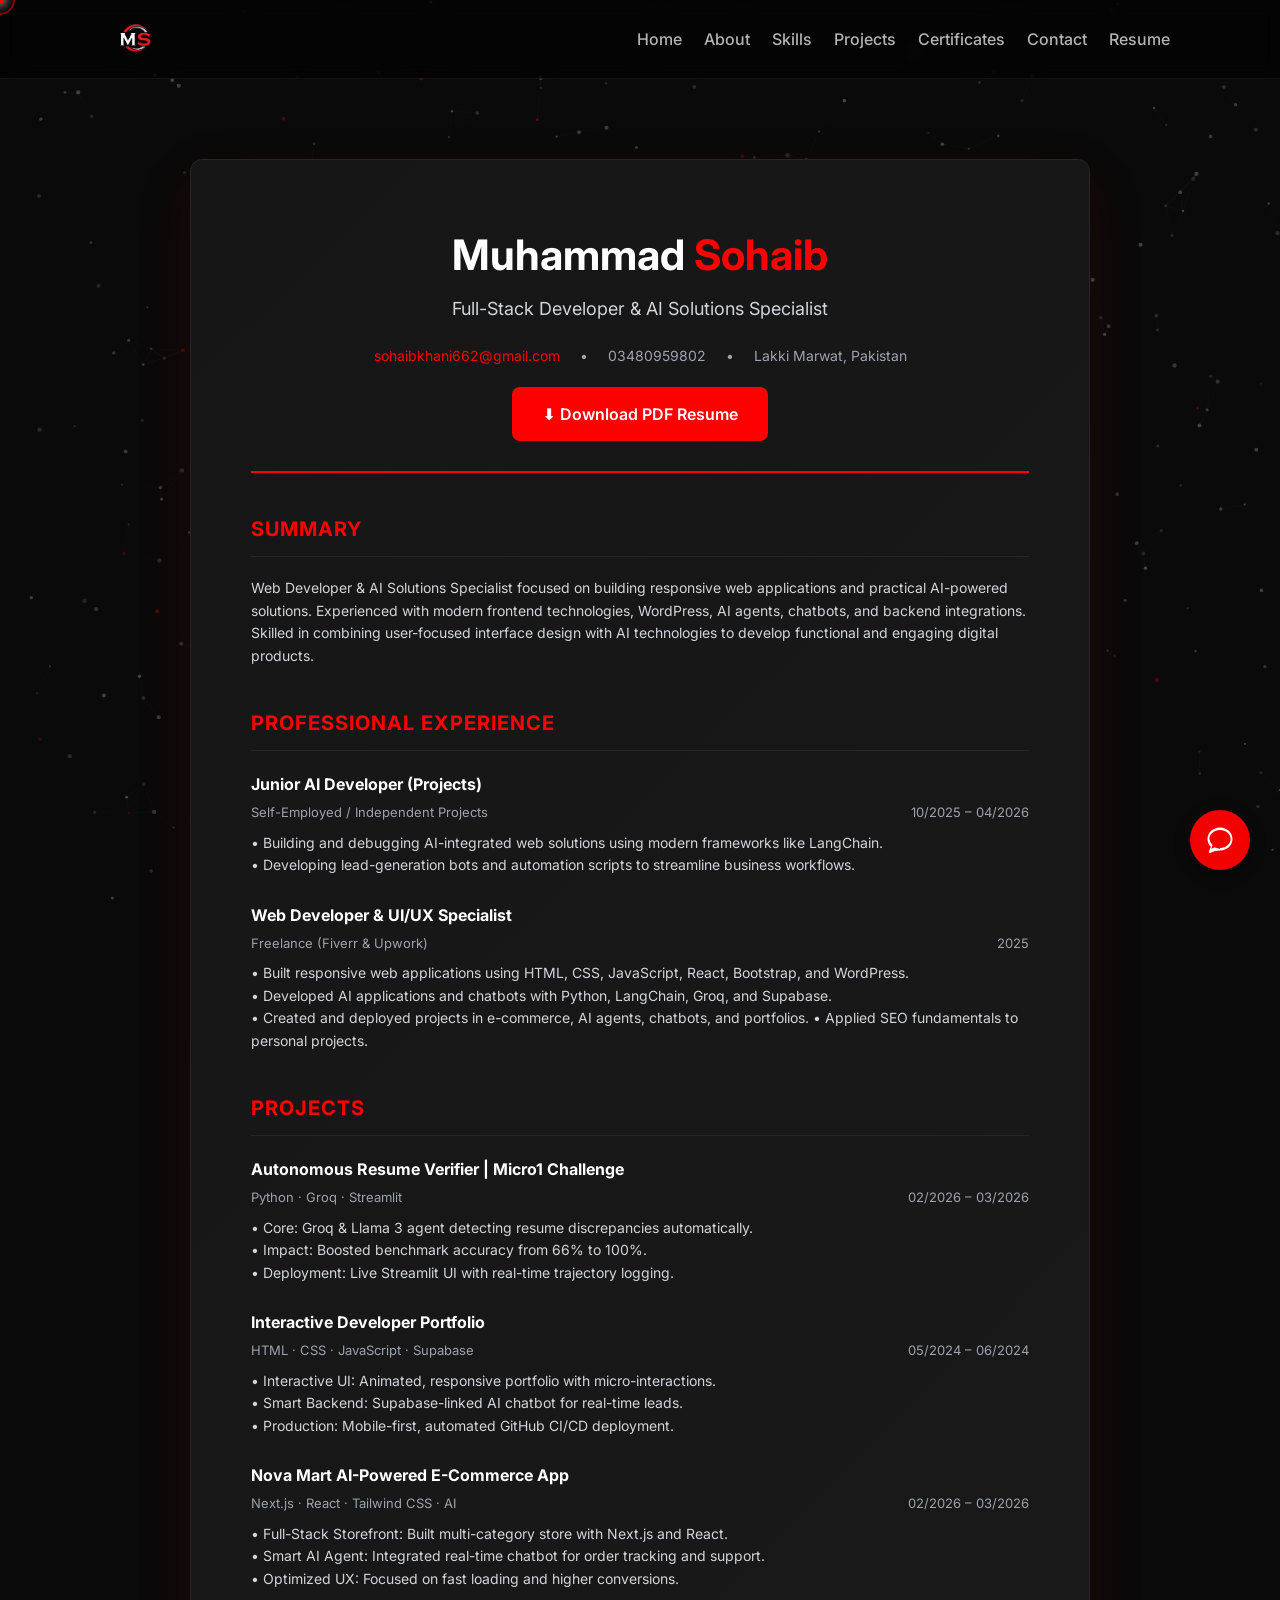
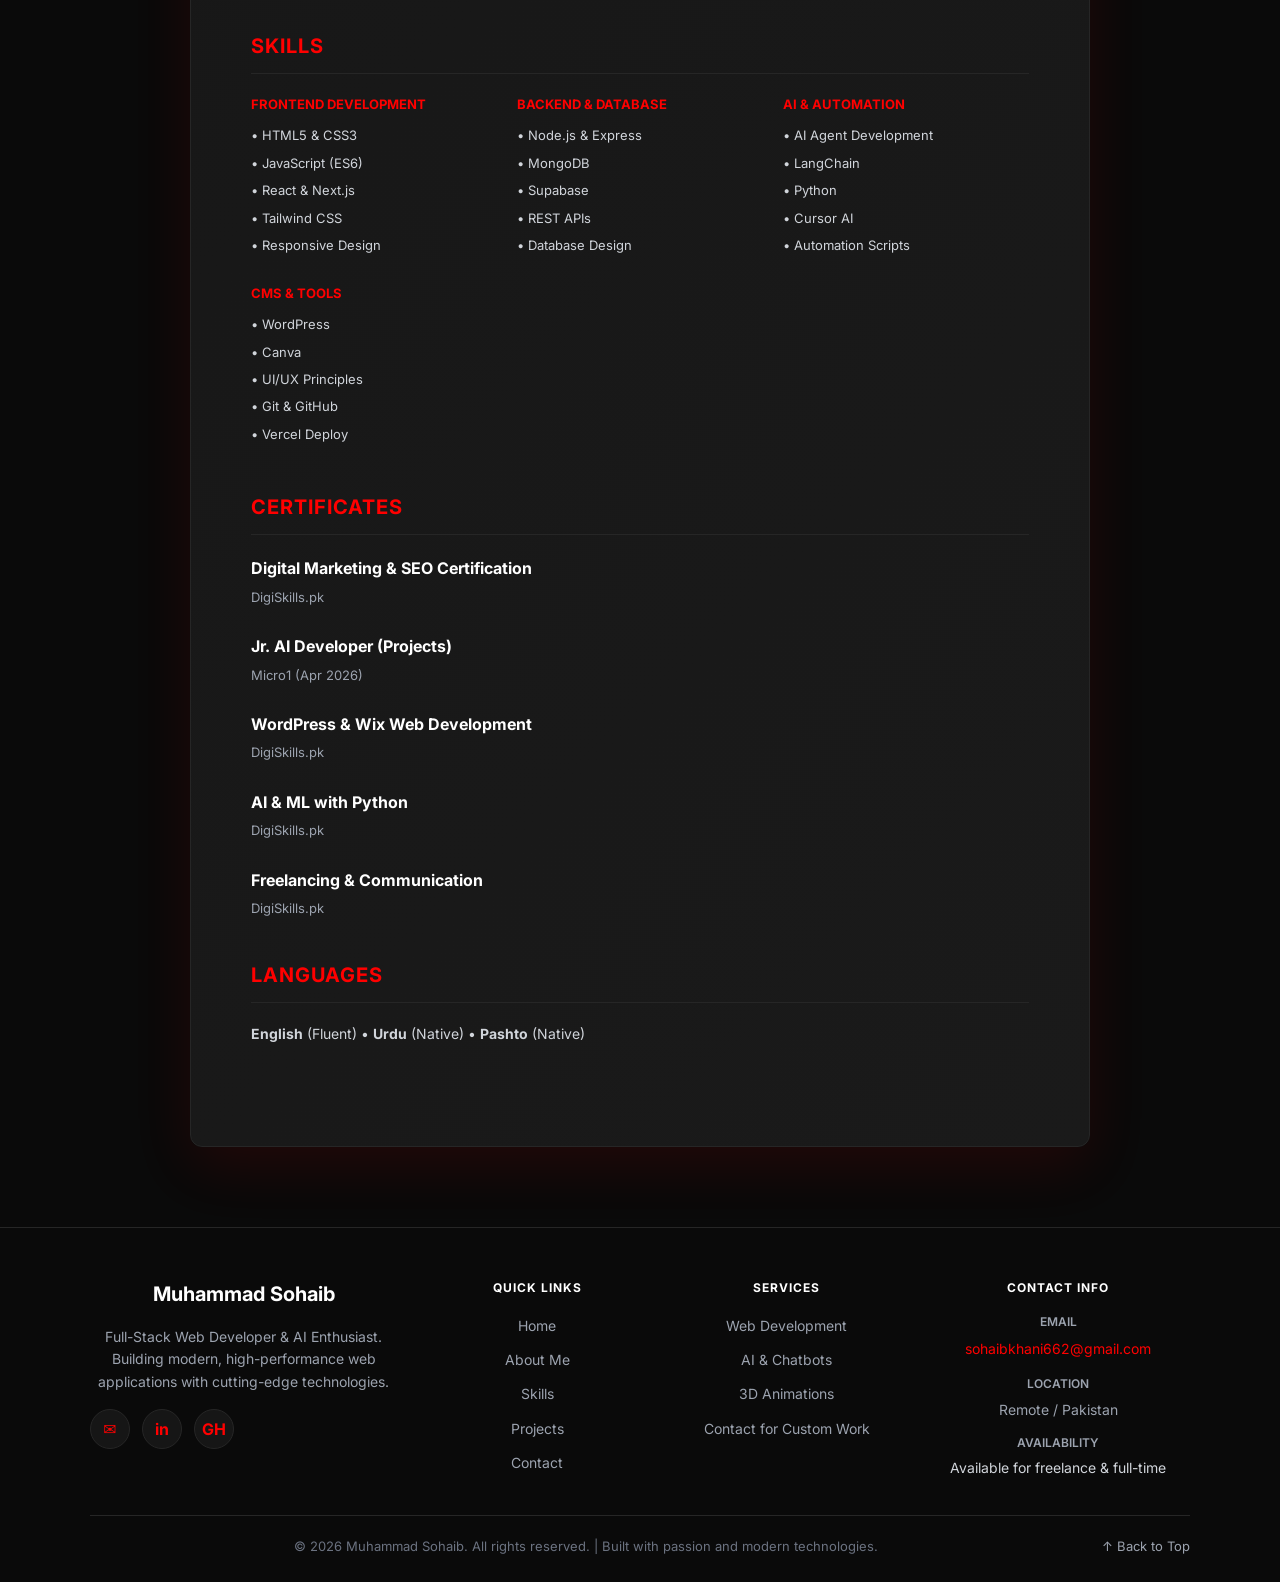
<file: resume.html>
<!DOCTYPE html>
<html lang="en">
<head>
   <meta charset="UTF-8" />
<meta name="viewport" content="width=device-width, initial-scale=1" />

<title>Resume | Muhammad Sohaib - Full-Stack Developer & AI Specialist</title>
<meta name="description" content="Resume of Muhammad Sohaib - Full-Stack Web Developer & AI Solutions Specialist" />

<!-- Fonts -->
<link rel="preconnect" href="https://fonts.googleapis.com">
<link rel="preconnect" href="https://fonts.gstatic.com" crossorigin>
<link href="https://fonts.googleapis.com/css2?family=Poppins:wght@300;400;600;700&family=Inter:wght@300;400;600&display=swap" rel="stylesheet">

<!-- Styles -->
<link rel="stylesheet" href="style.css" />
<link rel="stylesheet" href="animations.css" />
<link rel="icon" href="logo_pic.png" />
<link rel="stylesheet" href="bot/style.css">

<style>
  .cv-container {
    background-color: rgba(10, 10, 10, 0.4);
    padding: 80px 20px;
    min-height: 100vh;
  }

  .cv-wrapper {
    max-width: 900px;
    margin: 0 auto;
    background: linear-gradient(135deg, #161616 0%, #1a1a1a 100%);
    border: 1px solid #262626;
    border-radius: 12px;
    padding: 60px;
    box-shadow: 0 20px 60px rgba(255, 0, 0, 0.1);
  }

  .cv-header {
    text-align: center;
    margin-bottom: 40px;
    padding-bottom: 30px;
    border-bottom: 2px solid #ff0000;
  }

  .cv-header h1 {
    color: #ffffff;
    font-size: 42px;
    font-weight: 700;
    margin-bottom: 5px;
  }

  .cv-header h1 span {
    color: #ff0000;
  }

  .cv-header p {
    color: #d1d5db;
    font-size: 18px;
    margin-bottom: 20px;
  }

  .cv-contact {
    display: flex;
    flex-wrap: wrap;
    justify-content: center;
    gap: 20px;
    color: #9ca3af;
    font-size: 14px;
  }

  .cv-contact a {
    color: #ff0000;
    text-decoration: none;
  }

  .cv-section {
    margin-bottom: 40px;
  }

  .cv-section h2 {
    color: #ff0000;
    font-size: 20px;
    font-weight: 700;
    margin-bottom: 20px;
    text-transform: uppercase;
    letter-spacing: 1px;
    border-bottom: 1px solid #262626;
    padding-bottom: 10px;
  }

  .cv-item {
    margin-bottom: 25px;
  }

  .cv-item h3 {
    color: #ffffff;
    font-size: 16px;
    font-weight: 700;
    margin-bottom: 5px;
  }

  .cv-item-meta {
    display: flex;
    justify-content: space-between;
    color: #9ca3af;
    font-size: 13px;
    margin-bottom: 8px;
  }

  .cv-item-desc {
    color: #d1d5db;
    font-size: 14px;
    line-height: 1.6;
    margin-bottom: 8px;
  }

  .cv-skills {
    display: grid;
    grid-template-columns: repeat(auto-fit, minmax(200px, 1fr));
    gap: 20px;
  }

  .cv-skill-group h4 {
    color: #ff0000;
    font-size: 13px;
    font-weight: 700;
    margin-bottom: 10px;
    text-transform: uppercase;
  }

  .cv-skill-list {
    list-style: none;
    padding: 0;
  }

  .cv-skill-list li {
    color: #d1d5db;
    font-size: 13px;
    margin-bottom: 6px;
  }

  .download-btn {
    display: inline-block;
    background-color: #ff0000;
    color: #ffffff;
    padding: 14px 30px;
    border-radius: 8px;
    text-decoration: none;
    font-weight: 600;
    margin-top: 20px;
    transition: all 0.3s ease;
  }

  .download-btn:hover {
    background-color: #ff3b3b;
    transform: translateY(-3px);
  }

  @media (max-width: 768px) {
    .cv-wrapper {
      padding: 30px;
    }

    .cv-header h1 {
      font-size: 28px;
    }

    .cv-contact {
      flex-direction: column;
    }

    .cv-skills {
      grid-template-columns: 1fr;
    }
  }
</style>

</head>
<body>

    <canvas id="bg-particles"></canvas>
    <div id="cursor-dot"></div>
    <div id="cursor-ring"></div>

    <header class="site-header" id="top">
  <nav class="navbar" id="navbar">
    
    <!-- Logo - SEPARATE -->
    <a href="index.html" class="logo">
      <img src="logo_pic.png" alt="Logo" class="logo-img">
    </a>

    <!-- Hamburger Button - SEPARATE (NOT inside logo) -->
    <button class="nav-toggle" id="navToggle" aria-label="Toggle menu" aria-expanded="false">☰</button>

    <!-- Nav Links - SEPARATE (NOT inside logo) -->
    <ul class="nav-links" id="navLinks">
      <li><a href="index" class="nav-link">Home</a></li>
      <li><a href="about" class="nav-link">About</a></li>
      <li><a href="skills" class="nav-link">Skills</a></li>
      <li><a href="projects" class="nav-link">Projects</a></li>
      <li><a href="certificates" class="nav-link">Certificates</a></li>
      <li><a href="contact" class="nav-link">Contact</a></li>
      <li><a href="resume" class="nav-link">Resume</a></li>
    </ul>

  </nav>
</header>

    <main>

      <!-- CV SECTION -->
      <section class="cv-container">
        <div class="cv-wrapper">
          
          <!-- HEADER -->
          <div class="cv-header">
            <h1>Muhammad <span>Sohaib</span></h1>
            <p>Full-Stack Developer & AI Solutions Specialist</p>
            <div class="cv-contact">
              <a href="mailto:sohaibkhani662@gmail.com">sohaibkhani662@gmail.com</a>
              <span>•</span>
              <span>03480959802</span>
              <span>•</span>
              <span>Lakki Marwat, Pakistan</span>
            </div>
            <a href="Muhammad_Sohaib_Resume_2026-09-05.pdf" class="download-btn" download>⬇️ Download PDF Resume</a>
          </div>

          <!-- SUMMARY -->
          <div class="cv-section">
            <h2>Summary</h2>
            <div class="cv-item-desc">
              Web Developer & AI Solutions Specialist focused on building responsive web applications and practical AI-powered solutions. Experienced with modern frontend technologies, WordPress, AI agents, chatbots, and backend integrations. Skilled in combining user-focused interface design with AI technologies to develop functional and engaging digital products.
            </div>
          </div>

          <!-- EXPERIENCE -->
          <div class="cv-section">
            <h2>Professional Experience</h2>
            
            <div class="cv-item">
              <h3>Junior AI Developer (Projects)</h3>
              <div class="cv-item-meta">
                <span>Self-Employed / Independent Projects</span>
                <span>10/2025 – 04/2026</span>
              </div>
              <div class="cv-item-desc">
                • Building and debugging AI-integrated web solutions using modern frameworks like LangChain.<br>
                • Developing lead-generation bots and automation scripts to streamline business workflows.
              </div>
            </div>

            <div class="cv-item">
              <h3>Web Developer & UI/UX Specialist</h3>
              <div class="cv-item-meta">
                <span>Freelance (Fiverr & Upwork)</span>
                <span>2025</span>
              </div>
              <div class="cv-item-desc">
                • Built responsive web applications using HTML, CSS, JavaScript, React, Bootstrap, and WordPress.<br>
                • Developed AI applications and chatbots with Python, LangChain, Groq, and Supabase.<br>
                • Created and deployed projects in e-commerce, AI agents, chatbots, and portfolios.
                • Applied SEO fundamentals to personal projects.

              </div>
            </div>
          </div>

          <!-- PROJECTS -->
          <div class="cv-section">
            <h2>Projects</h2>
            
            <div class="cv-item">
              <h3>Autonomous Resume Verifier | Micro1 Challenge</h3>
              <div class="cv-item-meta">
                <span>Python · Groq · Streamlit</span>
                <span>02/2026 – 03/2026</span>
              </div>
              <div class="cv-item-desc">
                • Core: Groq & Llama 3 agent detecting resume discrepancies automatically.<br>
                • Impact: Boosted benchmark accuracy from 66% to 100%.<br>
                • Deployment: Live Streamlit UI with real-time trajectory logging.
              </div>
            </div>

            <div class="cv-item">
              <h3>Interactive Developer Portfolio</h3>
              <div class="cv-item-meta">
                <span>HTML · CSS · JavaScript · Supabase</span>
                <span>05/2024 – 06/2024</span>
              </div>
              <div class="cv-item-desc">
                • Interactive UI: Animated, responsive portfolio with micro-interactions.<br>
                • Smart Backend: Supabase-linked AI chatbot for real-time leads.<br>
                • Production: Mobile-first, automated GitHub CI/CD deployment.
              </div>
            </div>

            <div class="cv-item">
              <h3>Nova Mart AI-Powered E-Commerce App</h3>
              <div class="cv-item-meta">
                <span>Next.js · React · Tailwind CSS · AI</span>
                <span>02/2026 – 03/2026</span>
              </div>
              <div class="cv-item-desc">
                • Full-Stack Storefront: Built multi-category store with Next.js and React.<br>
                • Smart AI Agent: Integrated real-time chatbot for order tracking and support.<br>
                • Optimized UX: Focused on fast loading and higher conversions.
              </div>
            </div>
          </div>

          <!-- SKILLS -->
          <div class="cv-section">
            <h2>Skills</h2>
            <div class="cv-skills">
              
              <div class="cv-skill-group">
                <h4>Frontend Development</h4>
                <ul class="cv-skill-list">
                  <li>• HTML5 & CSS3</li>
                  <li>• JavaScript (ES6)</li>
                  <li>• React & Next.js</li>
                  <li>• Tailwind CSS</li>
                  <li>• Responsive Design</li>
                </ul>
              </div>

              <div class="cv-skill-group">
                <h4>Backend & Database</h4>
                <ul class="cv-skill-list">
                  <li>• Node.js & Express</li>
                  <li>• MongoDB</li>
                  <li>• Supabase</li>
                  <li>• REST APIs</li>
                  <li>• Database Design</li>
                </ul>
              </div>

              <div class="cv-skill-group">
                <h4>AI & Automation</h4>
                <ul class="cv-skill-list">
                  <li>• AI Agent Development</li>
                  <li>• LangChain</li>
                  <li>• Python</li>
                  <li>• Cursor AI</li>
                  <li>• Automation Scripts</li>
                </ul>
              </div>

              <div class="cv-skill-group">
                <h4>CMS & Tools</h4>
                <ul class="cv-skill-list">
                  <li>• WordPress</li>
                  <li>• Canva</li>
                  <li>• UI/UX Principles</li>
                  <li>• Git & GitHub</li>
                  <li>• Vercel Deploy</li>
                </ul>
              </div>

            </div>
          </div>

          <!-- CERTIFICATES -->
          <div class="cv-section">
            <h2>Certificates</h2>
            
            <div class="cv-item">
              <h3>Digital Marketing & SEO Certification</h3>
              <div class="cv-item-meta">
                <span>DigiSkills.pk</span>
              </div>
            </div>

            <div class="cv-item">
              <h3>Jr. AI Developer (Projects)</h3>
              <div class="cv-item-meta">
                <span>Micro1 (Apr 2026)</span>
              </div>
            </div>

            <div class="cv-item">
              <h3>WordPress & Wix Web Development</h3>
              <div class="cv-item-meta">
                <span>DigiSkills.pk</span>
              </div>
            </div>

            <div class="cv-item">
              <h3>AI & ML with Python</h3>
              <div class="cv-item-meta">
                <span>DigiSkills.pk</span>
              </div>
            </div>

            <div class="cv-item">
              <h3>Freelancing & Communication</h3>
              <div class="cv-item-meta">
                <span>DigiSkills.pk</span>
              </div>
            </div>

          </div>

          <!-- LANGUAGES -->
          <div class="cv-section">
            <h2>Languages</h2>
            <div class="cv-item-desc">
              <strong>English</strong> (Fluent) • <strong>Urdu</strong> (Native) • <strong>Pashto</strong> (Native)
            </div>
          </div>

        </div>
      </section>

    </main>

    <!-- FOOTER (loaded via footer.js - works on file:// too, no fetch/CORS issue) -->
    <script src="footer.js"></script>

<script src="script.js" defer></script>
<script src="animations.js"></script>
<script src="bot/script.js" defer></script>
</body>
</html>
</file>
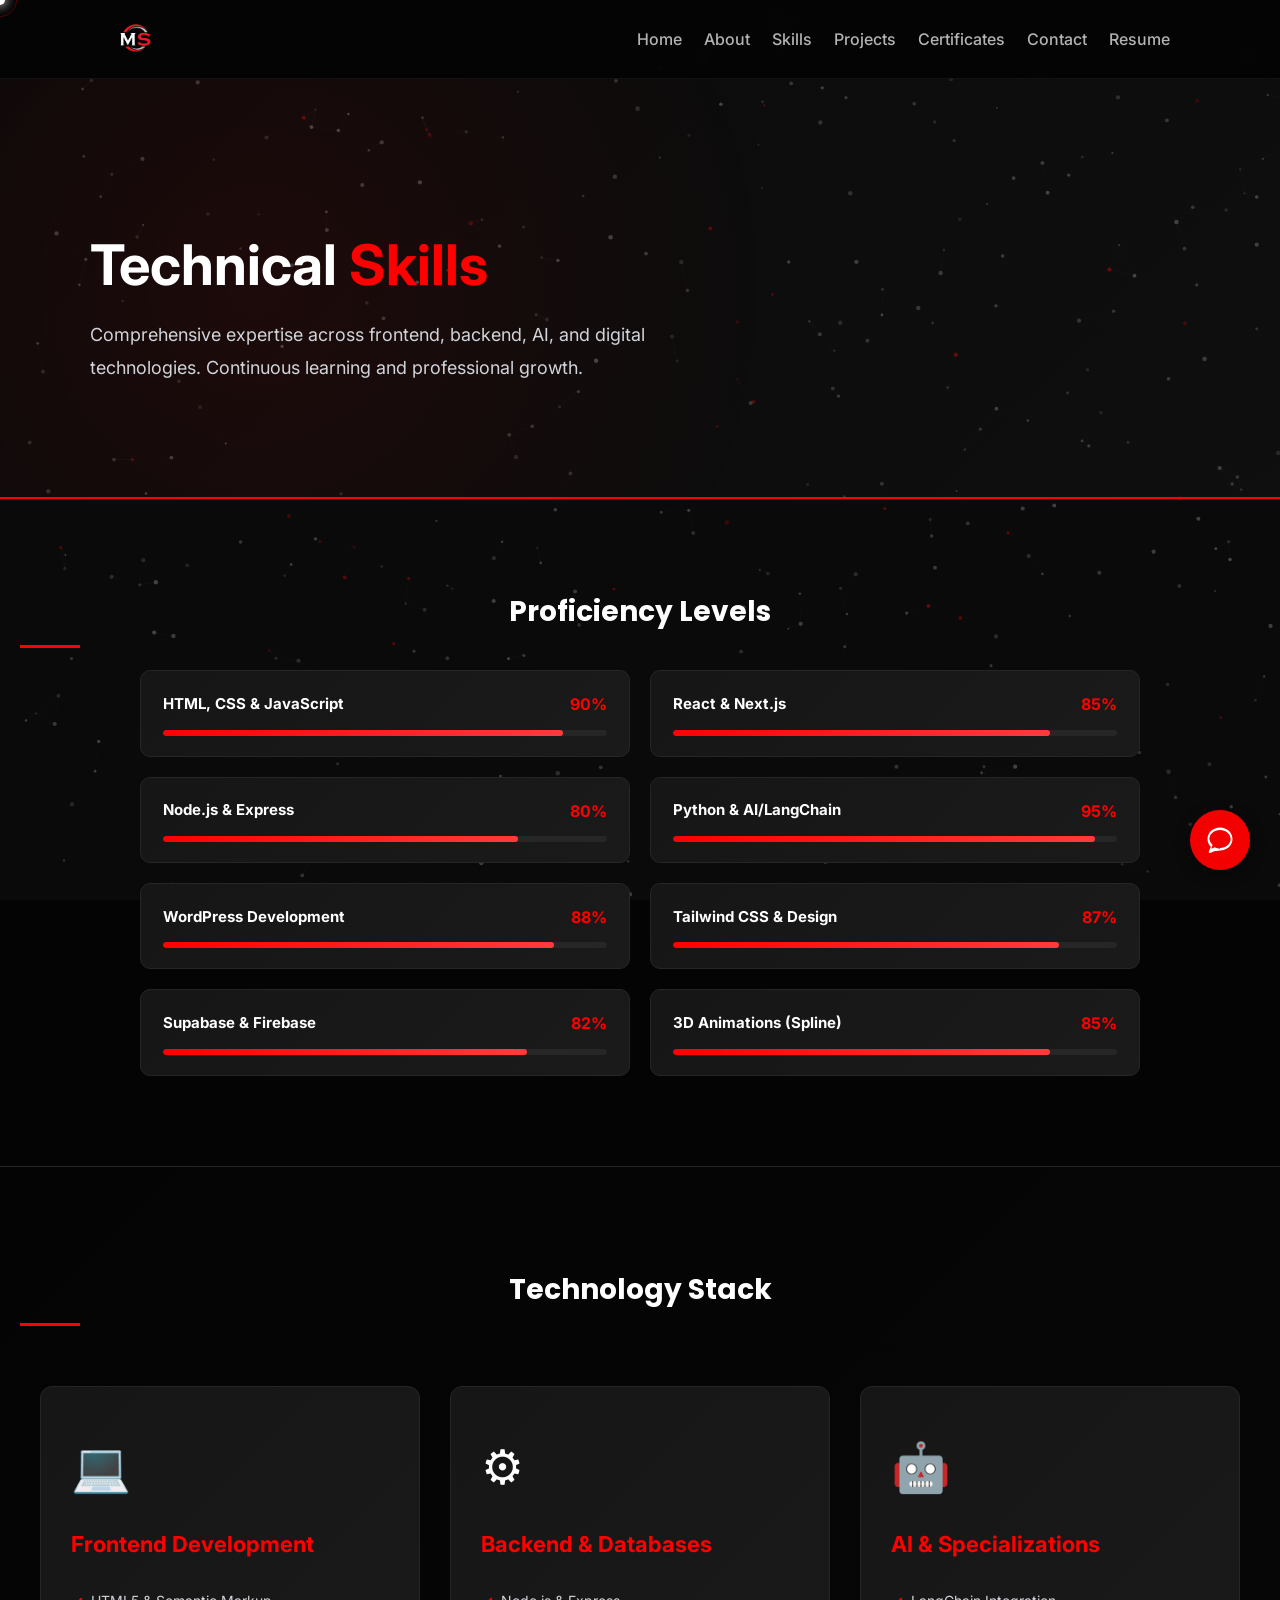
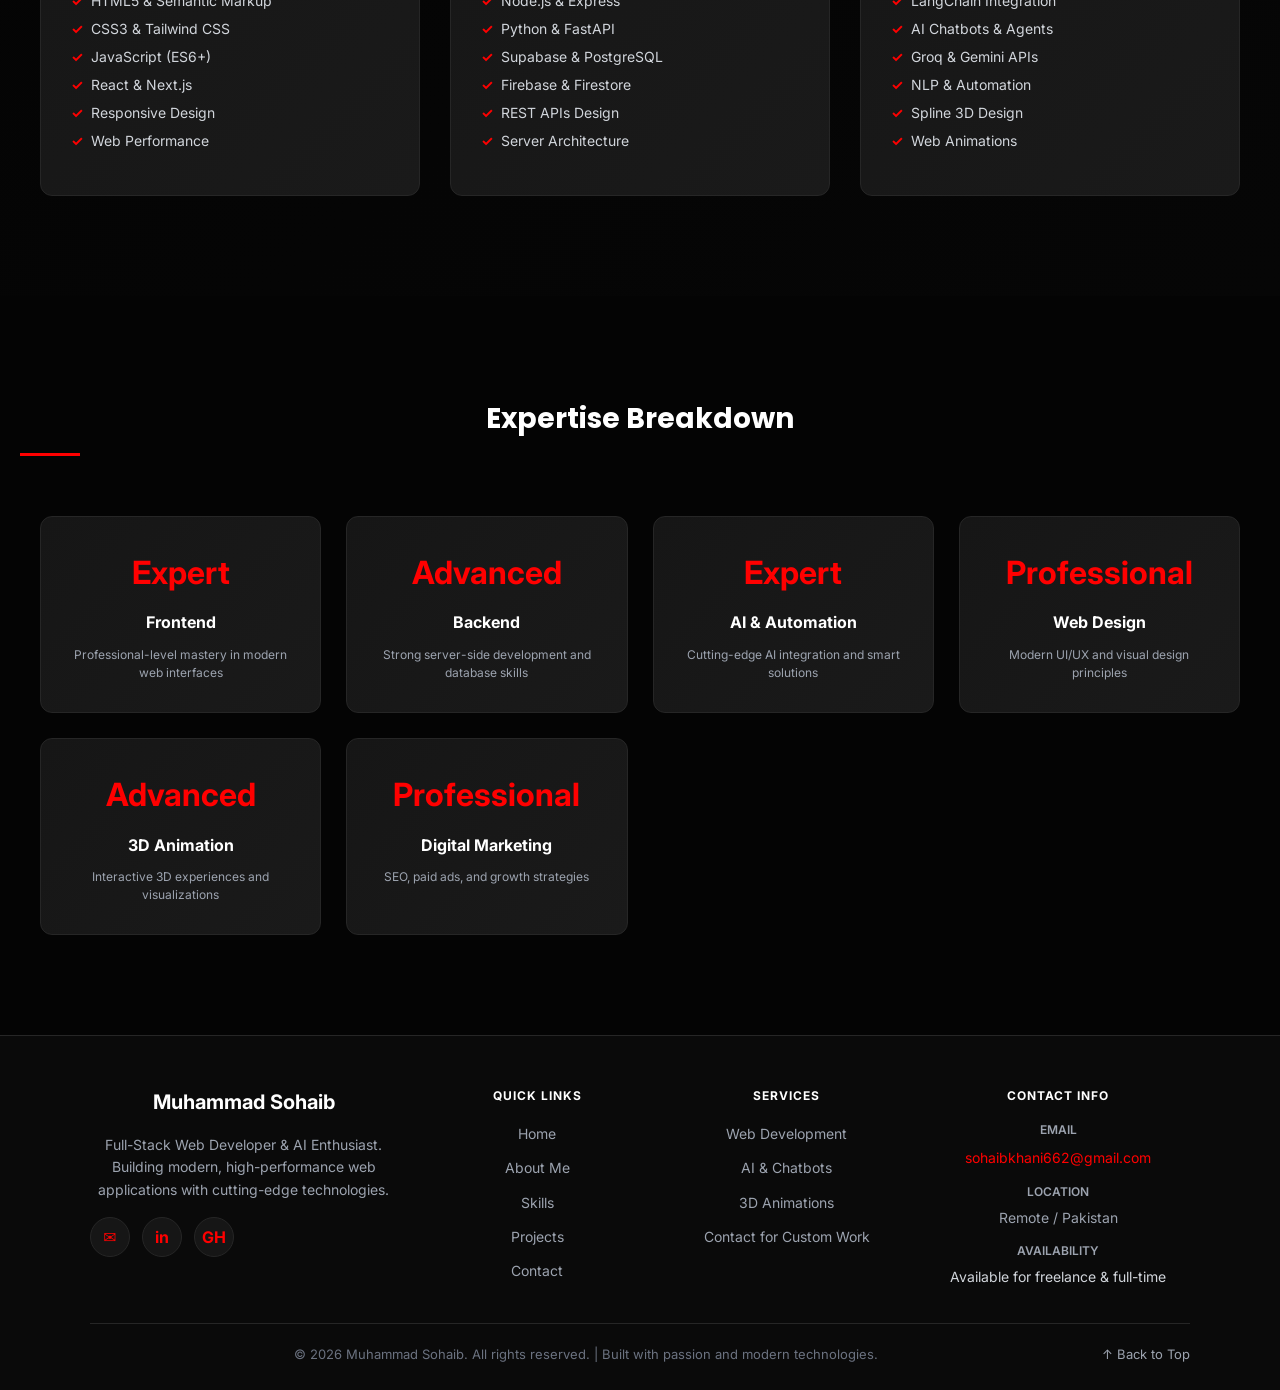
<file: skills.html>
<!DOCTYPE html>
<html lang="en">
<head>
   <meta charset="UTF-8" />
<meta name="viewport" content="width=device-width, initial-scale=1" />

<!-- Title & Basic SEO -->
<title>Skills | Muhammad Sohaib - Web Developer & AI Developer</title>
<meta name="description" content="Technical skills and expertise of Muhammad Sohaib. HTML, CSS, JavaScript, Bootstrap, WordPress, AI & Chatbots, Digital Marketing." />
<meta name="keywords" content="Skills, Web Development, AI Development, JavaScript, React, Node.js, Python" />
<meta name="author" content="Muhammad Sohaib" />
<meta name="robots" content="index, follow" />
<meta name="theme-color" content="#000000" />

<!-- Open Graph -->
<meta property="og:title" content="Skills | Muhammad Sohaib" />
<meta property="og:description" content="Technical expertise and skill breakdown" />
<meta property="og:url" content="https://muhammadsohaib7.github.io/portfolio/skills.html" />
<meta property="og:type" content="website" />

<!-- Fonts -->
<link rel="preconnect" href="https://fonts.googleapis.com">
<link rel="preconnect" href="https://fonts.gstatic.com" crossorigin>
<link href="https://fonts.googleapis.com/css2?family=Poppins:wght@300;400;600;700&family=Inter:wght@300;400;600&display=swap" rel="stylesheet">

<!-- Styles -->
<link rel="stylesheet" href="style.css" />
<link rel="stylesheet" href="animations.css" />
<link rel="icon" href="logo_pic.png" />
<link rel="stylesheet" href="bot/style.css">

<style>
  /* ===== HERO SECTION ===== */
.skills-hero {
  background: linear-gradient(135deg, rgba(10, 10, 10, 0.4) 0%, rgba(22, 22, 22, 0.4) 100%);
  padding: 120px 20px 80px;
  border-bottom: 2px solid #ff0000;
  position: relative;
  overflow: hidden;
  min-height: 420px;
  display: flex;
  align-items: center;
  justify-content: flex-start;
}

.skills-hero::before {
  content: "";
  position: absolute;
  top: 0;
  left: 0;
  right: 0;
  bottom: 0;
  background: radial-gradient(circle at 20% 50%, rgba(255, 0, 0, 0.08) 0%, transparent 50%);
  pointer-events: none;
}

.skills-hero .hero-content {
  width: 100%;
  max-width: 700px;
  margin: 0 !important;
  margin-left: 70px !important;
  padding: 0 !important;
  position: relative;
  z-index: 1;
  text-align: left;
  display: flex;
  flex-direction: column;
  align-items: flex-start;
}

.skills-hero h1 {
  color: #ffffff;
  font-size: 56px;
  font-weight: 700;
  margin-bottom: 20px;
  line-height: 1.2;
}

.skills-hero h1 span {
  color: #ff0000;
}

.skills-hero p {
  color: #d1d5db;
  font-size: 18px;
  line-height: 1.8;
  max-width: 650px;
  margin: 0 !important;
}
  /* ===== SKILLS GRID WITH PROGRESS ===== */
  .skills-section {
    background-color: rgba(10, 10, 10, 0.4);
    padding: 90px 20px;
  }

  .section-title {
    color: #ffffff;
    font-size: 40px;
    font-weight: 700;
    text-align: center;
    margin-bottom: 50px;
  }

  .skills-container {
    max-width: 1000px;
    margin: 0 auto;
    display: grid;
    grid-template-columns: 1fr 1fr;
    gap: 20px;
  }

  .skill-item {
    margin-bottom: 0;
    background: linear-gradient(135deg, #161616 0%, #1a1a1a 100%);
    border: 1px solid #262626;
    border-radius: 10px;
    padding: 20px 22px;
    transition: all 0.3s ease;
  }

  .skill-item:hover {
    border-color: #ff0000;
    transform: translateX(5px);
    box-shadow: 0 10px 30px rgba(255, 0, 0, 0.1);
  }

  .skill-header {
    display: flex;
    justify-content: space-between;
    align-items: center;
    margin-bottom: 12px;
  }

  .skill-name {
    color: #ffffff;
    font-size: 15px;
    font-weight: 700;
  }

  .skill-percentage {
    color: #ff0000;
    font-size: 16px;
    font-weight: 700;
  }

  .skill-bar-bg {
    height: 6px;
    background-color: #262626;
    border-radius: 10px;
    overflow: hidden;
  }

  .skill-bar-fill {
    height: 100%;
    background: linear-gradient(90deg, #ff0000 0%, #ff3b3b 100%);
    border-radius: 10px;
    transition: width 0.6s ease;
    animation: fillProgress 0.8s ease forwards;
  }

  @keyframes fillProgress {
    from {
      width: 0%;
    }
  }

  /* ===== TECH STACK SECTION ===== */
  .tech-stack-section {
    background: linear-gradient(135deg, rgba(10, 10, 10, 0.4) 0%, rgba(15, 15, 15, 0.4) 100%);
    padding: 100px 20px;
    border-top: 1px solid #262626;
  }

  .tech-grid {
    max-width: 1200px;
    margin: 0 auto;
    display: grid;
    grid-template-columns: repeat(auto-fit, minmax(300px, 1fr));
    gap: 30px;
    margin-top: 60px;
  }

  .tech-card {
    background: linear-gradient(135deg, #161616 0%, #1a1a1a 100%);
    border: 1px solid #262626;
    border-radius: 12px;
    padding: 40px 30px;
    transition: all 0.4s ease;
    position: relative;
    overflow: hidden;
  }

  .tech-card::before {
    content: "";
    position: absolute;
    top: 0;
    left: -100%;
    width: 100%;
    height: 4px;
    background: linear-gradient(90deg, transparent, #ff0000, transparent);
    transition: left 0.6s ease;
  }

  .tech-card:hover {
    border-color: #ff0000;
    transform: translateY(-10px);
    box-shadow: 0 20px 50px rgba(255, 0, 0, 0.15);
  }

  .tech-card:hover::before {
    left: 100%;
  }

  .tech-icon {
    font-size: 48px;
    margin-bottom: 20px;
    display: block;
  }

  .tech-card h3 {
    color: #ff0000;
    font-size: 22px;
    font-weight: 700;
    margin-bottom: 25px;
  }

  .tech-list {
    list-style: none;
    padding: 0;
  }

  .tech-list li {
    color: #d1d5db;
    font-size: 14px;
    line-height: 2;
    padding-left: 20px;
    position: relative;
  }

  .tech-list li:before {
    content: "✓";
    position: absolute;
    left: 0;
    color: #ff0000;
    font-weight: bold;
  }

  /* ===== EXPERTISE MATRIX ===== */
  .expertise-section {
    background-color: rgba(10, 10, 10, 0.4);
    padding: 100px 20px;
  }

  .expertise-grid {
    max-width: 1200px;
    margin: 0 auto;
    display: grid;
    grid-template-columns: repeat(auto-fit, minmax(250px, 1fr));
    gap: 25px;
    margin-top: 60px;
  }

  .expertise-box {
    background: linear-gradient(135deg, #161616 0%, #1a1a1a 100%);
    border: 1px solid #262626;
    border-radius: 12px;
    padding: 30px;
    text-align: center;
    transition: all 0.3s ease;
  }

  .expertise-box:hover {
    border-color: #ff0000;
    transform: scale(1.05);
  }

  .expertise-level {
    color: #ff0000;
    font-size: 32px;
    font-weight: 700;
    margin-bottom: 10px;
  }

  .expertise-label {
    color: #ffffff;
    font-size: 16px;
    font-weight: 700;
    margin-bottom: 10px;
  }

  .expertise-desc {
    color: #9ca3af;
    font-size: 12px;
    line-height: 1.5;
  }

  /* ===== RESPONSIVE ===== */
  @media (max-width: 1024px) {
    .skills-hero .hero-content {
      margin-left: 50px !important;
    }
  }

  @media (max-width: 768px) {
    .skills-hero .hero-content {
      margin-left: 30px !important;
      max-width: 100%;
    }

    .skills-hero h1 {
      font-size: 36px;
    }

    .skills-hero p {
      font-size: 16px;
    }

    .section-title {
      font-size: 28px;
      margin-bottom: 50px;
    }

    .skills-container {
      grid-template-columns: 1fr;
    }

    .tech-grid {
      grid-template-columns: 1fr;
    }

    .expertise-grid {
      grid-template-columns: 1fr 1fr;
    }
  }
</style>

</head>
<body>

    <!-- Wavy Particle Background -->
    <canvas id="bg-particles"></canvas>

    <!-- Custom Cursor -->
    <div id="cursor-dot"></div>
    <div id="cursor-ring"></div>

    <header class="site-header" id="top">
  <nav class="navbar" id="navbar">
    
    <!-- Logo - SEPARATE -->
    <a href="index.html" class="logo">
      <img src="logo_pic.png" alt="Logo" class="logo-img">
    </a>

    <!-- Hamburger Button - SEPARATE (NOT inside logo) -->
    <button class="nav-toggle" id="navToggle" aria-label="Toggle menu" aria-expanded="false">☰</button>

    <!-- Nav Links - SEPARATE (NOT inside logo) -->
    <ul class="nav-links" id="navLinks">
      <li><a href="index" class="nav-link">Home</a></li>
      <li><a href="about" class="nav-link">About</a></li>
      <li><a href="skills" class="nav-link">Skills</a></li>
      <li><a href="projects" class="nav-link">Projects</a></li>
      <li><a href="certificates" class="nav-link">Certificates</a></li>
      <li><a href="contact" class="nav-link">Contact</a></li>
      <li><a href="resume" class="nav-link">Resume</a></li>
    </ul>

  </nav>
</header>

    <main>

      <!-- HERO SECTION -->
      <section class="skills-hero">
  <div class="hero-content">
    <h1>Technical <span>Skills</span></h1>
    <p>Comprehensive expertise across frontend, backend, AI, and digital technologies. Continuous learning and professional growth.</p>
  </div>
</section>


      <!-- SKILLS WITH PROGRESS BARS -->
      <section class="skills-section">
        <h2 class="section-title">Proficiency Levels</h2>
        
        <div class="skills-container">
          
          <!-- Skill 1 -->
          <div class="skill-item">
            <div class="skill-header">
              <span class="skill-name">HTML, CSS & JavaScript</span>
              <span class="skill-percentage">90%</span>
            </div>
            <div class="skill-bar-bg">
              <div class="skill-bar-fill" style="width: 90%;"></div>
            </div>
          </div>

          <!-- Skill 2 -->
          <div class="skill-item">
            <div class="skill-header">
              <span class="skill-name">React & Next.js</span>
              <span class="skill-percentage">85%</span>
            </div>
            <div class="skill-bar-bg">
              <div class="skill-bar-fill" style="width: 85%;"></div>
            </div>
          </div>

          <!-- Skill 3 -->
          <div class="skill-item">
            <div class="skill-header">
              <span class="skill-name">Node.js & Express</span>
              <span class="skill-percentage">80%</span>
            </div>
            <div class="skill-bar-bg">
              <div class="skill-bar-fill" style="width: 80%;"></div>
            </div>
          </div>

          <!-- Skill 4 -->
          <div class="skill-item">
            <div class="skill-header">
              <span class="skill-name">Python & AI/LangChain</span>
              <span class="skill-percentage">95%</span>
            </div>
            <div class="skill-bar-bg">
              <div class="skill-bar-fill" style="width: 95%;"></div>
            </div>
          </div>

          <!-- Skill 5 -->
          <div class="skill-item">
            <div class="skill-header">
              <span class="skill-name">WordPress Development</span>
              <span class="skill-percentage">88%</span>
            </div>
            <div class="skill-bar-bg">
              <div class="skill-bar-fill" style="width: 88%;"></div>
            </div>
          </div>

          <!-- Skill 6 -->
          <div class="skill-item">
            <div class="skill-header">
              <span class="skill-name">Tailwind CSS & Design</span>
              <span class="skill-percentage">87%</span>
            </div>
            <div class="skill-bar-bg">
              <div class="skill-bar-fill" style="width: 87%;"></div>
            </div>
          </div>

          <!-- Skill 7 -->
          <div class="skill-item">
            <div class="skill-header">
              <span class="skill-name">Supabase & Firebase</span>
              <span class="skill-percentage">82%</span>
            </div>
            <div class="skill-bar-bg">
              <div class="skill-bar-fill" style="width: 82%;"></div>
            </div>
          </div>

          <!-- Skill 8 -->
          <div class="skill-item">
            <div class="skill-header">
              <span class="skill-name">3D Animations (Spline)</span>
              <span class="skill-percentage">85%</span>
            </div>
            <div class="skill-bar-bg">
              <div class="skill-bar-fill" style="width: 85%;"></div>
            </div>
          </div>

        </div>
      </section>

      <!-- TECH STACK CATEGORIES -->
      <section class="tech-stack-section">
        <h2 class="section-title">Technology Stack</h2>
        
        <div class="tech-grid">
          
          <!-- Frontend -->
          <div class="tech-card">
            <span class="tech-icon">💻</span>
            <h3>Frontend Development</h3>
            <ul class="tech-list">
              <li>HTML5 & Semantic Markup</li>
              <li>CSS3 & Tailwind CSS</li>
              <li>JavaScript (ES6+)</li>
              <li>React & Next.js</li>
              <li>Responsive Design</li>
              <li>Web Performance</li>
            </ul>
          </div>

          <!-- Backend -->
          <div class="tech-card">
            <span class="tech-icon">⚙️</span>
            <h3>Backend & Databases</h3>
            <ul class="tech-list">
              <li>Node.js & Express</li>
              <li>Python & FastAPI</li>
              <li>Supabase & PostgreSQL</li>
              <li>Firebase & Firestore</li>
              <li>REST APIs Design</li>
              <li>Server Architecture</li>
            </ul>
          </div>

          <!-- AI & Advanced -->
          <div class="tech-card">
            <span class="tech-icon">🤖</span>
            <h3>AI & Specializations</h3>
            <ul class="tech-list">
              <li>LangChain Integration</li>
              <li>AI Chatbots & Agents</li>
              <li>Groq & Gemini APIs</li>
              <li>NLP & Automation</li>
              <li>Spline 3D Design</li>
              <li>Web Animations</li>
            </ul>
          </div>

        </div>
      </section>

      <!-- EXPERTISE LEVELS -->
      <section class="expertise-section">
        <h2 class="section-title">Expertise Breakdown</h2>
        
        <div class="expertise-grid">
          
          <div class="expertise-box">
            <div class="expertise-level">Expert</div>
            <div class="expertise-label">Frontend</div>
            <div class="expertise-desc">Professional-level mastery in modern web interfaces</div>
          </div>

          <div class="expertise-box">
            <div class="expertise-level">Advanced</div>
            <div class="expertise-label">Backend</div>
            <div class="expertise-desc">Strong server-side development and database skills</div>
          </div>

          <div class="expertise-box">
            <div class="expertise-level">Expert</div>
            <div class="expertise-label">AI & Automation</div>
            <div class="expertise-desc">Cutting-edge AI integration and smart solutions</div>
          </div>

          <div class="expertise-box">
            <div class="expertise-level">Professional</div>
            <div class="expertise-label">Web Design</div>
            <div class="expertise-desc">Modern UI/UX and visual design principles</div>
          </div>

          <div class="expertise-box">
            <div class="expertise-level">Advanced</div>
            <div class="expertise-label">3D Animation</div>
            <div class="expertise-desc">Interactive 3D experiences and visualizations</div>
          </div>

          <div class="expertise-box">
            <div class="expertise-level">Professional</div>
            <div class="expertise-label">Digital Marketing</div>
            <div class="expertise-desc">SEO, paid ads, and growth strategies</div>
          </div>

        </div>
      </section>

    </main>

    <!-- FOOTER (loaded via footer.js - works on file:// too, no fetch/CORS issue) -->
    <script src="footer.js"></script>

<link rel="stylesheet" href="style.css">
<script src="script.js" defer></script>
<script src="animations.js"></script>
<script src="bot/script.js" defer></script>
</body>
</html>
</file>
<file: style.css>
:root {
    --black: #000000;
    --red: #ff0000;
    --white: #ffffff;
    --muted: #b3b3b3;
    --surface: #0d0d0d;
    --radius: 12px;
    --shadow: 0 10px 30px rgba(0,0,0,0.5);
  }

  * { box-sizing: border-box; }
  html { scroll-behavior: smooth; }
  body {
    margin: 0;
    font-family: 'Inter', system-ui, -apple-system, Segoe UI, Roboto, Arial, sans-serif;
    color: var(--white);
    background: var(--black);
    line-height: 1.65;
  }

  .site-header {
    position: sticky;
    top: 0;
    z-index: 1000;
    overflow: visible;
    backdrop-filter: saturate(140%) blur(8px);
    background: rgba(0,0,0,0.6);
    border-bottom: 1px solid rgba(255,255,255,0.06);
  }
  .navbar {
    max-width: 1100px;
    margin: 0 auto;
    padding: 14px 20px;
    display: flex;
    align-items: center;
    justify-content: space-between;
  }
  .logo {
    display: flex;
    align-items: center;
    text-decoration: none;
}
.logo img {
    height: 50px;   /* 45px, 50px ya 55px try kar sakte ho */
    width: auto;
    display: block;
    object-fit: contain;
}

  .nav-toggle {
    display: none;
    background: transparent;
    border: 1px solid rgba(255,255,255,0.15);
    color: var(--white);
    padding: 6px 10px;
    border-radius: 8px;
  }
  .nav-links {
    display: flex;
    gap: 22px;
    list-style: none;
    margin: 0;
    padding: 0;
  }
  .nav-link {
    color: var(--muted);
    text-decoration: none;
    font-weight: 500;
    transition: color .2s ease;
    position: relative;
  }
  .nav-link:hover { color: var(--white); }
  .nav-link.active { color: var(--red); }
  .nav-link.active::after {
    content: '';
    position: absolute;
    left: 0; bottom: -8px;
    width: 100%; height: 2px;
    background: var(--red);
  }

  .section { padding: 80px 20px; position: relative; }
  .container { max-width: 1100px; margin: 0 auto; }
  .section-title {
    font-family: 'Poppins', sans-serif;
    font-size: 28px;
    margin: 0 0 22px;
    color: var(--white);
  }
  .section-title::after {
    content: '';
    display: block;
    width: 60px; height: 3px;
    background: var(--red);
    margin-top: 10px;
  }
  .body-text { color: #d6d6d6; margin: 0 0 14px; }

  /* ===== NAVBAR ===== */
.navbar {
  max-width: 1100px;
  margin: 0 auto;
  padding: 14px 20px;
  display: flex;
  align-items: center;
  justify-content: space-between;
  position: relative;
  overflow: visible !important;
}

.logo {
  display: flex;
  align-items: center;
  text-decoration: none;
}

.logo img {
  height: 50px;
  width: auto;
  display: block;
  object-fit: contain;
}

/* ===== DESKTOP NAV ===== */
.nav-links {
  display: flex;
  gap: 22px;
  list-style: none;
  margin: 0;
  padding: 0;
}

.nav-link {
  color: var(--muted);
  text-decoration: none;
  font-weight: 500;
  transition: color 0.2s ease;
}

.nav-link:hover { 
  color: var(--white); 
}

/* ===== HAMBURGER BUTTON ===== */
.nav-toggle {
  display: none;
  background: transparent;
  border: 2px solid rgba(255, 255, 255, 0.3);
  color: var(--white);
  padding: 8px 12px;
  border-radius: 6px;
  cursor: pointer;
  font-size: 20px;
  transition: all 0.3s ease;
  z-index: 1001;
}

.nav-toggle:hover,
.nav-toggle.active {
  border-color: var(--red);
  color: var(--red);
}

/* ===== MOBILE NAV (640px and below) ===== */
@media (max-width: 640px) {
  /* Show button on mobile */
  .nav-toggle {
    display: inline-block !important;
  }

  /* Hide links by default */
  .nav-links {
    position: absolute !important;
    top: 70px !important;
    right: 15px !important;
    background: rgba(10, 10, 10, 0.99) !important;
    border: 2px solid rgba(255, 0, 0, 0.4) !important;
    border-radius: 12px !important;
    padding: 15px 0 !important;
    display: none !important;
    flex-direction: column !important;
    gap: 0 !important;
    width: 220px !important;
    z-index: 1002 !important;
    pointer-events: auto !important;
    box-shadow: 0 10px 30px rgba(255, 0, 0, 0.3) !important;
  }

  .nav-links li {
    width: 100%;
  }

  /* Show links when .show class added */
  .nav-links.show {
    display: flex !important;
    animation: slideDown 0.3s ease;
    position: fixed !important;
    z-index: 10100 !important;
  }

  /* Open menu above Spline / particle layers (they capture touches on mobile) */
  body.nav-menu-open .site-header {
    z-index: 10100;
  }

  body.nav-menu-open main,
  body.nav-menu-open .hero-spline,
  body.nav-menu-open spline-viewer {
    pointer-events: none !important;
  }

  /* Style each link */
  .nav-link {
    padding: 12px 20px !important;
    display: block !important;
    border-bottom: 1px solid rgba(255, 255, 255, 0.08) !important;
    transition: all 0.2s ease;
  }

  .nav-link:last-child {
    border-bottom: none !important;
  }

  .nav-link:hover {
    background: rgba(255, 0, 0, 0.15) !important;
    padding-left: 25px !important;
  }
}

@media (max-width: 480px) {
  .nav-links {
    width: 200px !important;
    right: 10px !important;
  }
}

/* Animation */
@keyframes slideDown {
  from {
    opacity: 0;
    transform: translateY(-15px);
  }
  to {
    opacity: 1;
    transform: translateY(0);
  }
}

  /* Hero */
  .hero { padding-top: 96px; padding-bottom: 96px; overflow: hidden; }
  .eyebrow { color: var(--red); letter-spacing: 2px; text-transform: uppercase; font-weight: 600; margin: 0 0 8px; }
  .headline { font-family: 'Poppins', sans-serif; font-size: 52px; line-height: 1.1; margin: 0 0 12px; }
  .headline span { color: var(--red); }
  .subtitle { color: #d0d0d0; max-width: 700px; margin-bottom: 24px; }
  .cta-group { display: flex; gap: 14px; }

  .btn {
    display: inline-flex; align-items: center; justify-content: center;
    padding: 12px 18px; border-radius: 10px; text-decoration: none;
    border: 1px solid rgba(255,255,255,0.15); color: var(--white);
    transition: transform .15s ease, background .2s ease, color .2s ease, border-color .2s ease;
  }
  .btn:hover { transform: translateY(-2px); }
  .btn-primary { background: var(--red); border-color: var(--red); color: var(--black); font-weight: 700; }
  .btn-primary:hover { filter: brightness(1.05); }
  .btn-outline { background: transparent; }
  .btn-outline:hover { background: rgba(255,255,255,0.06); }
  .btn-small { padding: 10px 14px; font-size: 14px; }

  .hero-bg {
    position: absolute; inset: 0; pointer-events: none;
    background: radial-gradient(600px 200px at 10% 10%, rgba(255,0,0,0.15), transparent 60%),
                radial-gradient(600px 200px at 90% 20%, rgba(255,0,0,0.12), transparent 60%);
  }

/* Hero Layout */
.hero {
  min-height: 100vh;
  display: flex;
  align-items: center;
  padding-top: 0;
}

.hero-flex-split {
  display: flex;
  flex-direction: row;
  align-items: center;
  justify-content: space-between;
  gap: 2rem;
  width: 100%;
}

/* Left Text - vertically center */
.hero-content {
  flex: 1;
  min-width: 300px;
  max-width: 550px;
  display: flex;
  flex-direction: column;
  justify-content: center;
  align-self: center;
}

/* Right Spline */
.hero-spline {
  flex: 1;
  height: 100vh;
  min-width: 300px;
  position: relative;
  background: transparent !important;
  border: none !important;
  display: flex;
  align-items: center;
}

spline-viewer {
  width: 100%;
  height: 100%;
  background: transparent !important;
}

@media (max-width: 640px) {
  .hero-spline,
  .hero-spline spline-viewer {
    pointer-events: none;
  }
}

/* Mobile */
@media (max-width: 768px) {
  .hero-flex-split {
    flex-direction: column;
  }
  .hero-spline {
    width: 100%;
    height: 400px;
  }
  .hero-content {
    max-width: 100%;
  }
}
  /* Grid */
  .grid.two-col { display: grid; grid-template-columns: 1.2fr 0.8fr; gap: 30px; align-items: start; }
  .about-card { background: var(--surface); border: 1px solid rgba(255,255,255,0.06); padding: 20px; border-radius: var(--radius); box-shadow: var(--shadow); }
  .about-list { list-style: none; margin: 0; padding: 0; }
  .about-list li { padding: 10px 0; border-bottom: 1px dashed rgba(255,255,255,0.08); }
  .about-list li:last-child { border-bottom: 0; }
  .about-list a { color: var(--white); text-decoration: underline; }

 /* ===== SKILLS SECTION - SMOOTH CIRCULAR PROGRESS ===== */

/* Skills Container Grid */
.skills-grid {
  display: grid;
  grid-template-columns: repeat(auto-fit, minmax(160px, 1fr));
  gap: 24px;
  margin-top: 20px;
}

/* Individual Skill Circle */
.skill-circle {
  position: relative;
  display: flex;
  flex-direction: column;
  align-items: center;
  justify-content: center;
  cursor: pointer;
  transition: all 0.3s ease;
}

.skill-circle:hover {
  transform: scale(1.08);
}

/* SVG Circular Progress */
.circular-progress {
  width: 140px;
  height: 140px;
  transform: rotate(-90deg);
  margin-bottom: 12px;
  filter: drop-shadow(0 0 0 transparent);
  transition: filter 0.3s ease;
}

.skill-circle:hover .circular-progress {
  filter: drop-shadow(0 0 12px rgba(255, 0, 0, 0.3));
}

/* Background Circle (Light Gray - Unfilled) */
.progress-bg {
  fill: none;
  stroke: rgba(255, 255, 255, 0.1);
  stroke-width: 12;
  stroke-linecap: round;
  stroke-linejoin: round;
}

/* Progress Fill Circle (Red - Filled Based on Percentage) */
.progress-fill {
  fill: none;
  stroke: url(#gradientRed);
  stroke-width: 12;
  stroke-linecap: round;
  stroke-linejoin: round;
  transition: stroke-dashoffset 1.2s ease;
  filter: drop-shadow(0 0 6px rgba(255, 0, 0, 0.5));
}

.skill-circle:hover .progress-fill {
  filter: drop-shadow(0 0 12px rgba(255, 0, 0, 0.8));
}

/* Percentage Text Inside Circle */
.circle-content {
  display: flex;
  flex-direction: column;
  align-items: center;
  justify-content: center;
  position: absolute;
  width: 140px;
  height: 140px;
  z-index: 10;
}

.percentage {
  font-size: 32px;
  font-weight: 700;
  color: #ffffff;
  line-height: 1;
  text-shadow: 0 2px 8px rgba(0, 0, 0, 0.5);
}

/* Skill Label Below Circle */
.label {
  font-size: 12px;
  color: #999999;
  margin-top: 8px;
  text-align: center;
  line-height: 1.4;
  width: 140px;
}

/* Skills Background Canvas */
#skills-bg {
  position: absolute;
  top: 0;
  left: 0;
  width: 100%;
  height: 100%;
  z-index: 0;
  pointer-events: none;
}

/* Section Container */
.skills {
  position: relative;
  overflow: hidden;
}

/* ===== RESPONSIVE DESIGN ===== */

/* Tablet (768px and below) */
@media (max-width: 768px) {
  .skills-grid {
    grid-template-columns: repeat(auto-fit, minmax(130px, 1fr));
    gap: 16px;
  }

  .circular-progress {
    width: 120px;
    height: 120px;
  }

  .circle-content {
    width: 120px;
    height: 120px;
  }

  .progress-bg,
  .progress-fill {
    stroke-width: 10;
  }

  .percentage {
    font-size: 26px;
  }

  .label {
    font-size: 11px;
    width: 120px;
  }
}

/* Mobile (480px and below) */
@media (max-width: 480px) {
  .skills-grid {
    grid-template-columns: repeat(2, 1fr);
    gap: 12px;
  }

  .circular-progress {
    width: 100px;
    height: 100px;
  }

  .circle-content {
    width: 100px;
    height: 100px;
  }

  .progress-bg,
  .progress-fill {
    stroke-width: 8;
  }

  .percentage {
    font-size: 22px;
  } 

  .label {
    font-size: 10px;
    width: 100px;
  }
}

  /* Cards */
  .cards { display: grid; grid-template-columns: repeat(3, 1fr); gap: 18px; }
  .card { background: var(--surface); border: 1px solid rgba(255,255,255,0.06); border-radius: var(--radius); overflow: hidden; box-shadow: var(--shadow); display: flex; flex-direction: column; transition: transform .2s ease, box-shadow .2s ease; }
  .card:hover { transform: translateY(-6px); box-shadow: 0 16px 40px rgba(0,0,0,0.6); }
  .card-body { padding: 18px; }
  .card-body h3 { margin: 0 0 8px; font-family: 'Poppins', sans-serif; }
  .card-body p { margin: 0 0 14px; color: #d6d6d6; }
  .card-footer { padding: 0 18px 18px; }

  .btn-small {
  background-color: transparent;
  color: #fff;
  border: 2px solid #e50914;
  padding: 8px 16px;
  border-radius: 6px;
  transition: 0.3s ease;
  text-decoration: none;
  display: inline-block;
}

.project-img{
    width: 100%;
    height: 200px;
    object-fit: cover;
    border-radius: 10px;
    border: 2px solid transparent;
    transition: all 0.35s ease;
}

.project-img:hover{
    border: 2px solid #ff0000;
    transform: scale(1.03);
    box-shadow: 0 0 15px rgba(255, 0, 0, 0.4);
}

.btn-small:hover {
  background-color: #e50914;
  color: #fff;
  transform: translateY(-2px);
}

/* 3D Tilt Cards */
.tilt-card {
  transform-style: preserve-3d;
  transform: perspective(1000px) rotateX(0deg) rotateY(0deg);
  transition: transform 0.15s ease, box-shadow 0.3s ease;
  position: relative;
  overflow: hidden;
  will-change: transform;
}

.tilt-card:hover {
  box-shadow: 0 25px 60px rgba(255, 0, 0, 0.25),
              0 0 30px rgba(255, 0, 0, 0.1);
}

/* Shine/Gloss Effect */
.card-shine {
  position: absolute;
  top: 0;
  left: 0;
  width: 100%;
  height: 100%;
  border-radius: inherit;
  pointer-events: none;
  z-index: 2;
  opacity: 0;
  transition: opacity 0.3s ease;
  background: radial-gradient(
    circle at 50% 50%,
    rgba(255, 255, 255, 0.08) 0%,
    transparent 70%
  );
}

.tilt-card:hover .card-shine {
  opacity: 1;
}


  /* Contact */
  .socials { list-style: none; padding: 0; margin: 16px 0 0; display: flex; gap: 12px; }
  .socials a { display: inline-flex; align-items: center; justify-content: center; width: 36px; height: 36px; border-radius: 10px; background: rgba(255,255,255,0.06); color: var(--white); text-decoration: none; border: 1px solid rgba(255,255,255,0.1); transition: background .2s ease, transform .15s ease; }
  .socials a:hover { background: var(--red); color: var(--black); transform: translateY(-2px); }

  .contact-form { background: var(--surface); border: 1px solid rgba(255,255,255,0.06); border-radius: var(--radius); padding: 18px; box-shadow: var(--shadow); }
  .field { display: grid; gap: 8px; margin-bottom: 14px; }
  label { color: #e5e5e5; font-size: 14px; }
  input, textarea { width: 100%; padding: 12px 14px; border-radius: 10px; border: 1px solid rgba(255,255,255,0.12); background: #0a0a0a; color: var(--white); outline: none; transition: border-color .2s ease, box-shadow .2s ease; }
  input:focus, textarea:focus { border-color: var(--red); box-shadow: 0 0 0 3px rgba(255,0,0,0.15); }

  .site-footer { padding: 22px 20px; border-top: 1px solid rgba(255,255,255,0.06); color: #cfcfcf; text-align: center; }

  .back-to-top { position: fixed; right: 20px; bottom: 20px; width: 42px; height: 42px; border-radius: 50%; display: grid; place-items: center; background: rgba(255,255,255,0.08); color: var(--white); text-decoration: none; border: 1px solid rgba(255,255,255,0.12); opacity: 0; transform: translateY(10px); pointer-events: none; transition: opacity .2s ease, transform .2s ease, background .2s ease; }
  .back-to-top.show { opacity: 1; transform: translateY(0); pointer-events: auto; }
  .back-to-top:hover { background: var(--red); color: var(--black); }

  /* Responsive */
  @media (max-width: 960px) {
    .grid.two-col { grid-template-columns: 1fr; }
    .skills-grid { grid-template-columns: 1fr; }
    .cards { grid-template-columns: 1fr 1fr; }
  }
  @media (max-width: 640px) {
    .headline { font-size: 40px; }
    .nav-toggle { display: inline-block; }
    .nav-links { position: absolute; right: 20px; top: 60px; background: rgba(0,0,0,0.9); border: 1px solid rgba(255,255,255,0.08); border-radius: 10px; padding: 10px; display: none; flex-direction: column; gap: 10px; width: 180px; }
    .nav-links.show { display: flex; }
    .cards { grid-template-columns: 1fr; }
  }

  /* Scroll animation helpers */
  [data-animate] { opacity: 0; transform: translateY(16px); transition: opacity .6s ease, transform .6s ease; }
  [data-animate].show { opacity: 1; transform: none; }


  /* ===== Particle Background (site-wide) ===== */
#bg-particles {
  position: fixed;
  top: 0;
  left: 0;
  width: 100%;
  height: 100%;
  z-index: 0;
  pointer-events: none;
}

/* Make sure page content sits above the particle canvas */
.site-header,
main,
.site-footer {
  position: relative;
  z-index: 1;
}

/* ===== Custom Cursor ===== */
body {
  cursor: auto;
}


#cursor-dot {
  position: fixed;
  top: 0;
  left: 0;
  width: 10px;
  height: 10px;
  border-radius: 50%;
  background: var(--white);
  box-shadow: 0 0 10px 3px rgba(255, 255, 255, 0.5);
  pointer-events: none;
  z-index: 9999;
  transform: translate(-50%, -50%);
}

#cursor-ring {
  position: fixed;
  top: 0;
  left: 0;
  width: 34px;
  height: 34px;
  border-radius: 50%;
  border: 1px solid rgba(255, 0, 0, 0.6);
  pointer-events: none;
  z-index: 9998;
  transform: translate(-50%, -50%);
  transition: width 0.2s ease, height 0.2s ease, border-color 0.2s ease;
}

/* Cursor grows slightly + turns fuller red on clickable elements */
#cursor-ring.cursor-hover {
  width: 50px;
  height: 50px;
  border-color: var(--red);
  background: rgba(255, 0, 0, 0.08);
}

/* Hide custom cursor on touch devices (mobile/tablet) where it doesn't apply */
@media (hover: none) and (pointer: coarse) {
  #cursor-dot,
  #cursor-ring {
    display: none;
  }
  body, a, button, .btn, .nav-link, .card, input, textarea {
    cursor: auto;
  }
}
</file>
<file: animations.css>
/* FULL PAGE CANVAS - FIXED POSITION */
#bg-particles {
  position: fixed !important;
  top: 0 !important;
  left: 0 !important;
  width: 100% !important;
  height: 100% !important;
  background-color: #0a0a0a !important;
  z-index: 0 !important;
  pointer-events: none !important;
}

/* Ensure body doesn't have extra height */
body {
  margin: 0;
  padding: 0;
  background-color: #0a0a0a;
  position: relative;
  overflow-x: hidden;
}

html {
  background-color: #0a0a0a;
}

/* Content above canvas */
header {
  position: relative;
  z-index: 100;
}

main {
  position: relative;
  z-index: 10;
}

footer {
  position: relative;
  z-index: 10;
}

/* Cursor styling */
#cursor-dot {
  position: fixed;
  width: 8px;
  height: 8px;
  background-color: #ff0000;
  border-radius: 50%;
  pointer-events: none;
  z-index: 999;
  transform: translate(-50%, -50%);
}

#cursor-ring {
  position: fixed;
  width: 30px;
  height: 30px;
  border: 2px solid #ff0000;
  border-radius: 50%;
  pointer-events: none;
  z-index: 999;
  transform: translate(-50%, -50%);
  opacity: 0.5;
}
</file>
<file: bot/style.css>
* {
    margin: 0;
    padding: 0;
    box-sizing: border-box;
}

body {
    overflow-x: hidden; /* Taake screen ke bahar scroll na ho */
}
/* Mobile Responsive - Bot */
@media (max-width: 480px) {
  #chatbot-box {
    width: 92vw;
    height: 75vh;
    bottom: 90px;
    right: 4vw;
    left: 4vw;
  }
}

#chatbot-launcher {
    bottom: 20px;
    right: 20px;
    width: 52px;
    height: 52px;
  }

/* Launcher / Floating Button */
#chatbot-launcher {
    position: fixed;
    bottom: 30px;
    right: 30px;
    background: #f30000;
    color: #ffffff;
    width: 60px;
    height: 60px;
    border-radius: 50%;
    display: flex;
    align-items: center;
    justify-content: center;
    cursor: pointer;
    box-shadow: 0 4px 15px rgba(0, 0, 0, 0.4);
    transition: transform 0.3s ease, background 0.3s ease;
    z-index: 9999;
}

#chatbot-launcher:hover {
    transform: scale(1.1) rotate(5deg);
    background: #0056b3;
}

/* 1. Parent Overlay: Full screen cover */
#intro-overlay {
    position: fixed;
    top: 0;
    left: 0;
    width: 100vw;
    height: 100vh;
    display: flex;
    align-items: center;
    justify-content: center;
    background-color: black; /* Background black rakhein taake agar image choti ho toh gap na dikhe */
    z-index: 9999;
}

/* 2. Image: Forcefully cover the whole screen */
#intro-video {
    width: 100vw;    /* Screen ki width jitna */
    height: 100vh;   /* Screen ki height jitna */
    object-fit: cover; /* Aspect ratio maintain rakhte hue poora area cover karega */
    display: block;  /* Inline gap khatam karne ke liye */
}
.chatbot-hidden {
    display: none !important; /* !important lagayein taake kuch aur override na kare */
}

.chatbot-visible {
    display: flex !important;
}

#chatbot-box {
    position: fixed;
    bottom: 100px;
    right: 30px;
    width: 360px;
    height: 500px;
    background: #111111;
    border: 1px solid #333333;
    border-radius: 16px;
    box-shadow: 0 10px 30px rgba(0, 0, 0, 0.5);
    display: flex;
    flex-direction: column;
    overflow: hidden;
    z-index: 9999;
    opacity: 0;
    transform: scale(0.8) translateY(20px);
    pointer-events: none;
    transition: opacity 0.4s cubic-bezier(0.175, 0.885, 0.32, 1.275),
                transform 0.4s cubic-bezier(0.175, 0.885, 0.32, 1.275);
}

#chatbot-box.chatbot-hidden {
    opacity: 0;
    transform: scale(0.8) translateY(20px);
    pointer-events: none;
}

#chatbot-box.chatbot-visible {
    opacity: 1;
    transform: scale(1) translateY(0);
    pointer-events: auto;
}

.chatbot-header {
    background: #1f1f1f;
    padding: 15px;
    display: flex;
    justify-content: space-between;
    align-items: center;
    border-bottom: 1px solid #333333;
}

.bot-info {
    display: flex;
    align-items: center;
    gap: 8px;
}

.bot-status-dot {
    width: 8px;
    height: 8px;
    background: #00ff66;
    border-radius: 50%;
    box-shadow: 0 0 8px #00ff66;
}

.chatbot-header h4 {
    margin: 0;
    color: #ffffff;
    font-family: sans-serif;
    font-size: 16px;
}

.close-btn {
    background: none;
    border: none;
    color: #888888;
    font-size: 24px;
    cursor: pointer;
    transition: color 0.2s;
}

.close-btn:hover {
    color: #ffffff;
}

/* Messages Section */
.chatbot-messages {
    flex: 1;
    padding: 15px;
    overflow-y: auto;   /* ← ye wapas lao */
    display: flex;
    flex-direction: column;
    gap: 12px;
    position: relative;
}


/* Update: Video hamesha peeche fixed rahe */
.chat-bg-video {
    position: absolute;
    top: 0;
    left: 0;
    width: 100%;
    height: 100%;
    object-fit: cover;
    opacity: 0.15;
    z-index: 0;
    pointer-events: none; /* ← YE ZAROORI HAI: Taake video par click na ho aur scroll disturb na ho */
    position: sticky;     /* ← Ye video ko background mein lock rakhega scroll ke waqt */
}

.message {
    padding: 10px 14px;
    border-radius: 12px;
    max-width: 75%;
    font-family: sans-serif;
    font-size: 14px;
    line-height: 1.4;
    word-wrap: break-word;
    position: relative; /* ← VIDEO KE UPAR RAKHNE KE LIYE */
    z-index: 1;         /* ← VIDEO KE UPAR RAKHNE KE LIYE */
}

.bot-message {
    background: #222222;
    color: #e0e0e0;
    align-self: flex-start;
    border-bottom-left-radius: 2px;
    border: 1px solid #333333;
}

.user-message {
    background: #0070f3;
    color: #ffffff;
    align-self: flex-end;
    border-bottom-right-radius: 2px;
}

.thinking-message {
    color: #888888;
    font-style: italic;
    animation: thinking-pulse 1.2s ease-in-out infinite;
}
.thinking-message img {
    margin-right: 8px;
    border-radius: 50%;
}

#thinking-indicator {
    z-index: 9999 !important;
    position: relative;
    display: flex;
    align-items: center;
    justify-content: flex-start; /* Changed to flex-start for alignment */
    margin-bottom: 10px;
}

@keyframes thinking-pulse {
    0%, 100% { opacity: 0.5; }
    50% { opacity: 1; }
}

.chatbot-input-container {
    padding: 12px;
    background: #1f1f1f;
    border-top: 1px solid #333333;
    display: flex;
    gap: 8px;
}

#chatbot-input {
    flex: 1;
    background: #111111;
    border: 1px solid #333333;
    border-radius: 8px;
    padding: 10px;
    color: #ffffff;
    outline: none;
    font-size: 14px;
}

#chatbot-input:focus {
    border-color: #0070f3;
}

#chatbot-send-btn {
    background: #0070f3;
    border: none;
    color: white;
    padding: 0 16px;
    border-radius: 8px;
    cursor: pointer;
    font-weight: bold;
    transition: background 0.2s;
}

#chatbot-send-btn:hover {
    background: #bb0404;
}

#chatbot-send-btn:disabled,
#chatbot-input:disabled {
    opacity: 0.6;
    cursor: not-allowed;
}
</file>
